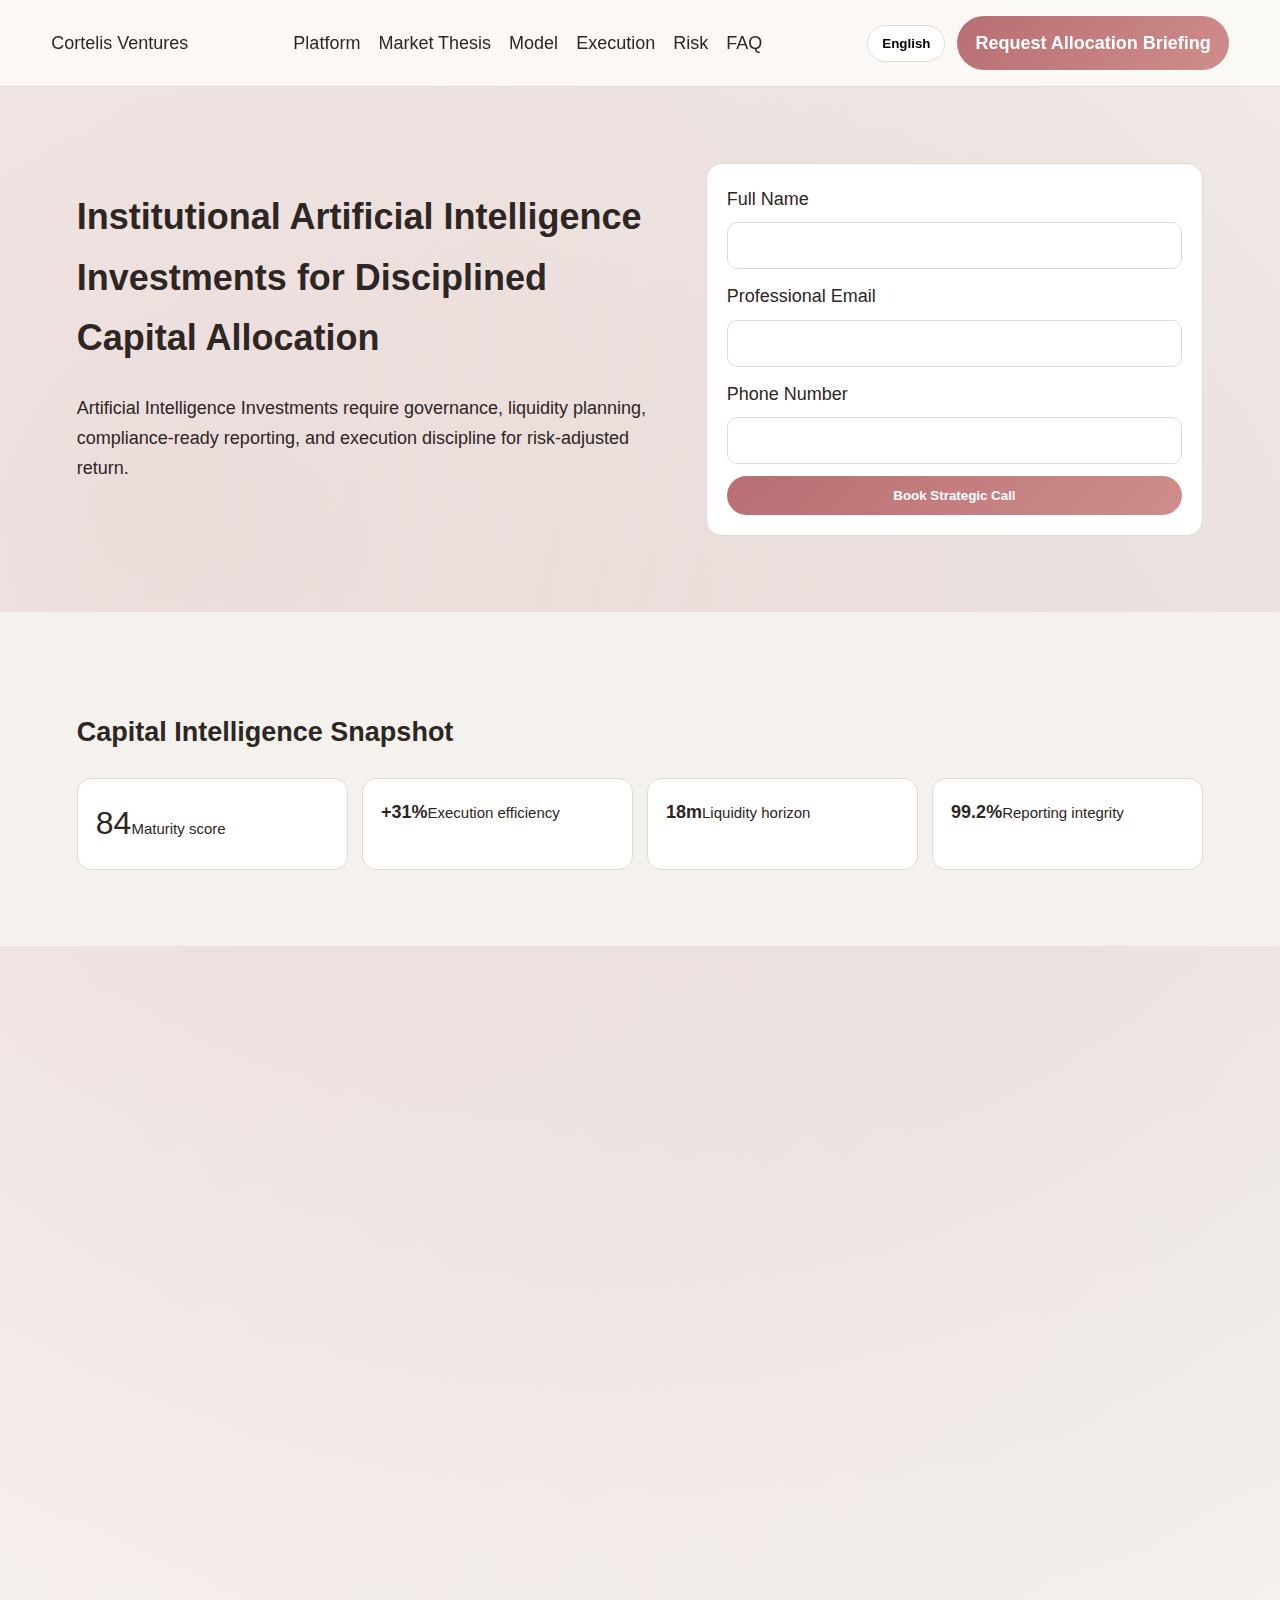
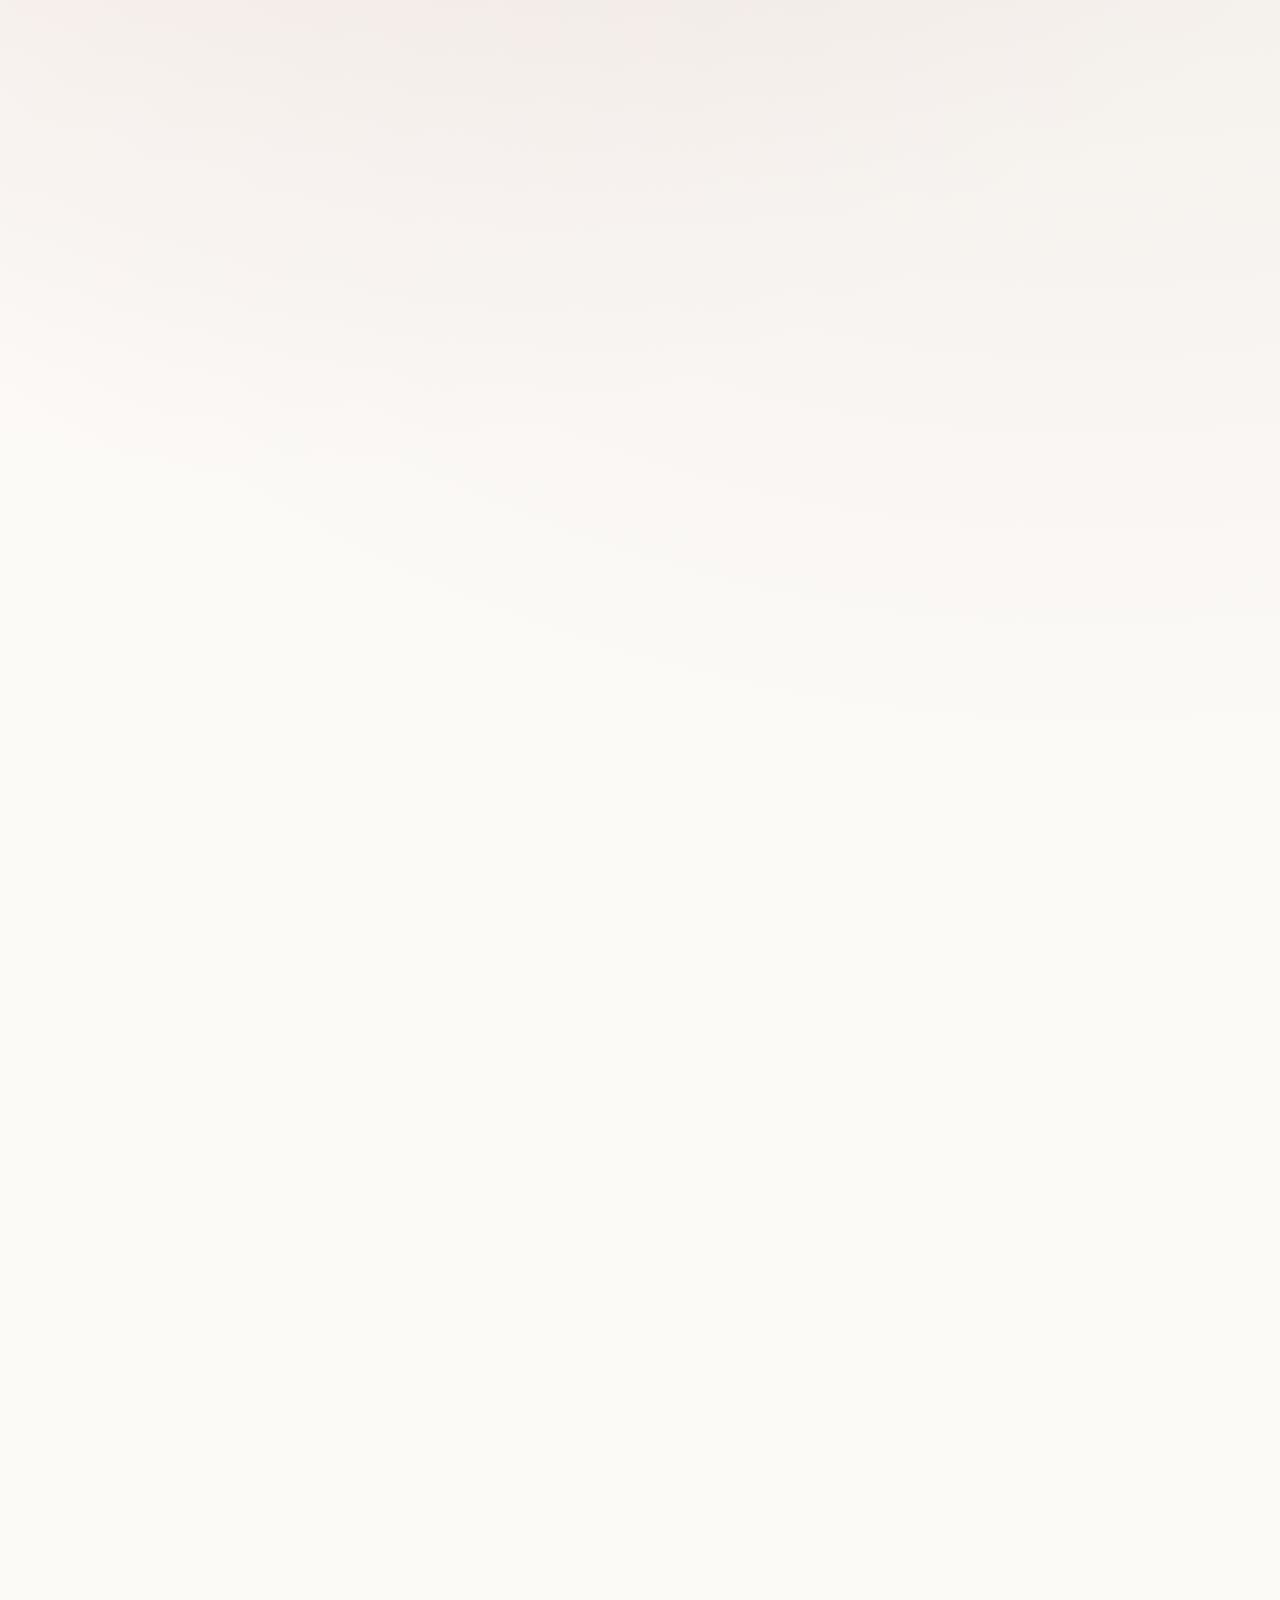
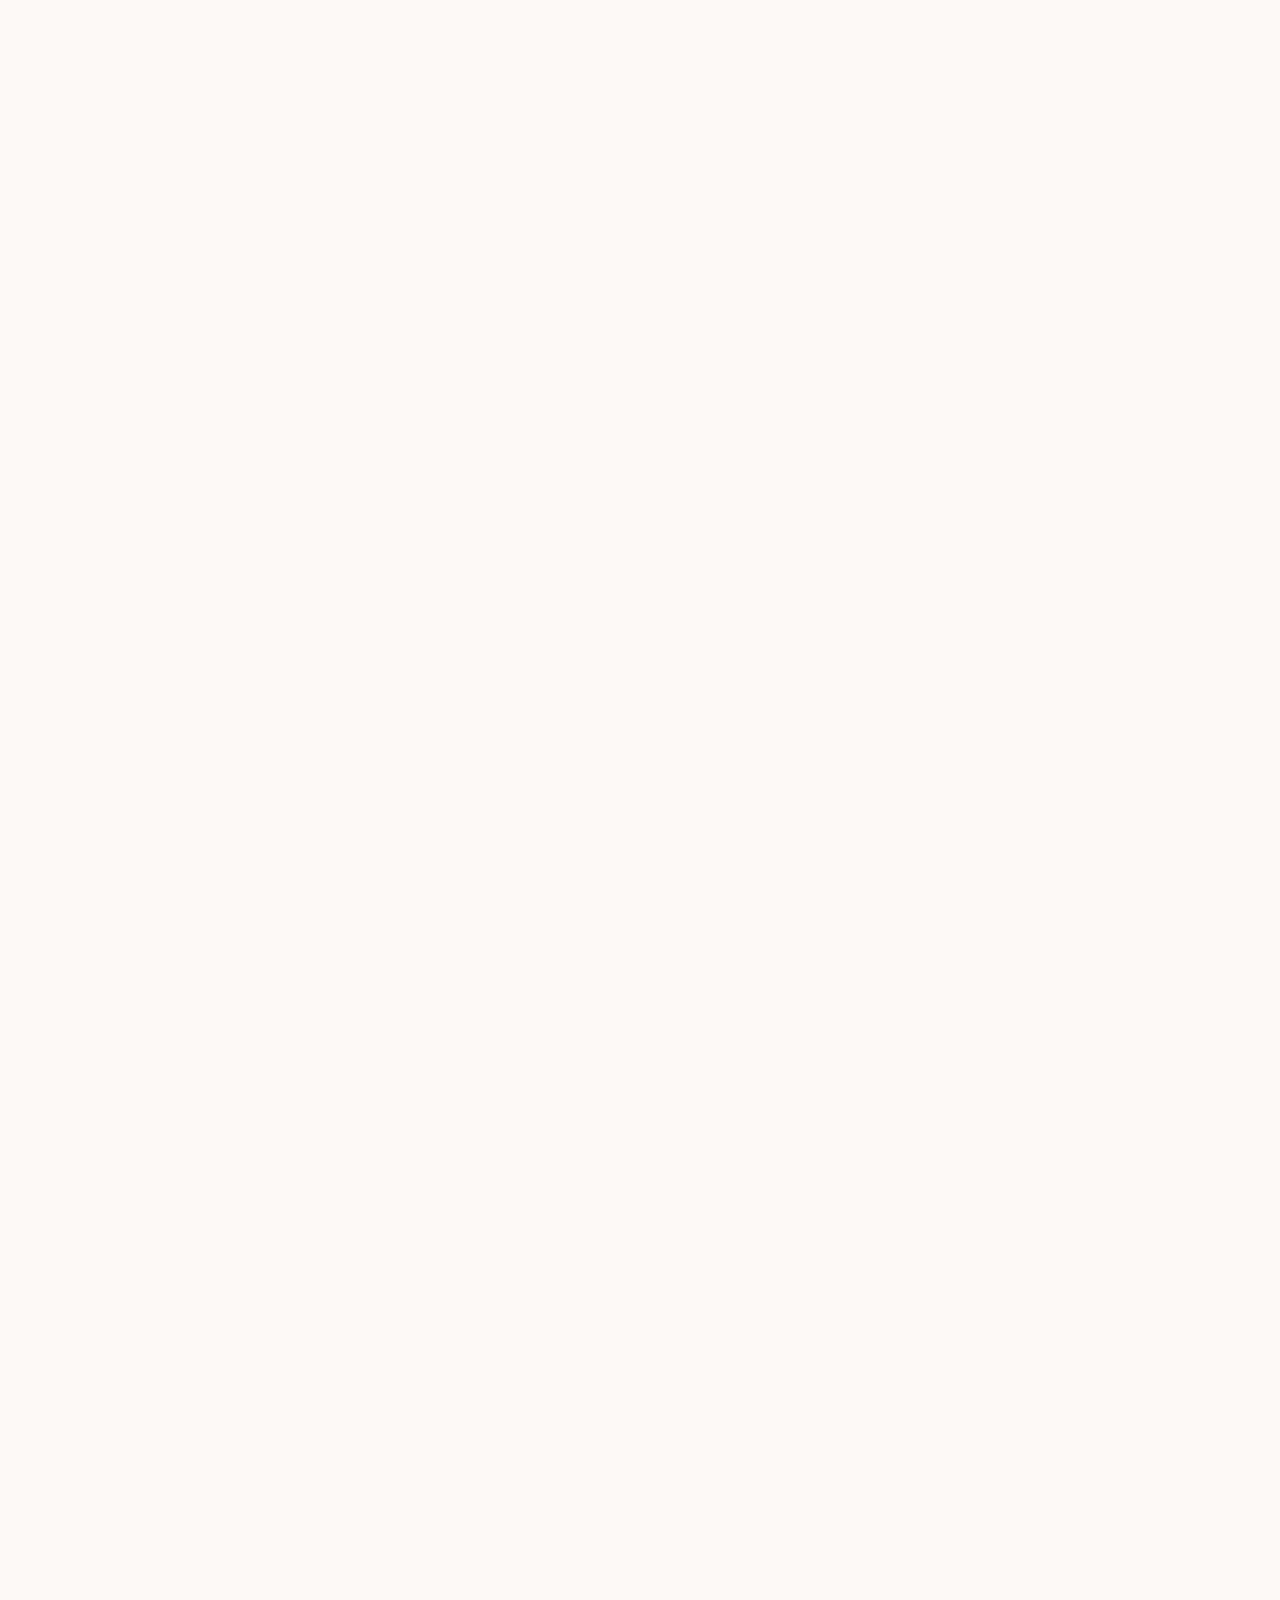
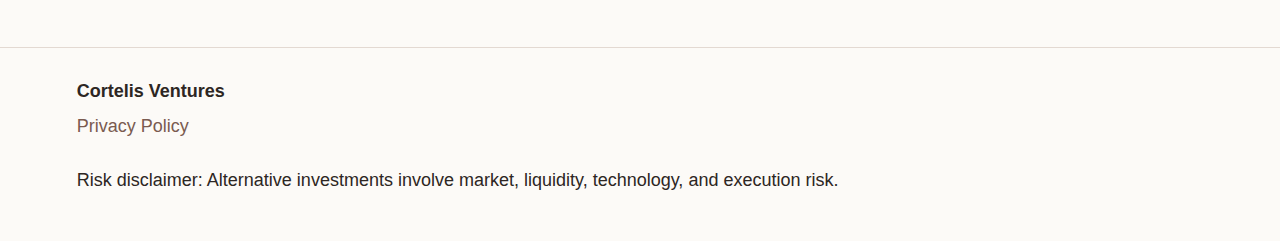
<file: index.html>
<!doctype html><html lang="en"><head><meta charset="UTF-8"><meta name="viewport" content="width=device-width, initial-scale=1.0"><title>Cortelis Ventures | Institutional Artificial Intelligence Investments</title><meta name="description" content="Cortelis Ventures | Institutional Artificial Intelligence Investments"><link rel="canonical" href="https://cortelisventures.com/index.html"><link rel="stylesheet" href="assets/style.css"><script defer src="assets/app.js"></script></head><body><header class="site-header"><div class="brand">Cortelis Ventures</div><nav class="desktop-nav"><a href="#platform">Platform</a><a href="#market">Market Thesis</a><a href="#model">Model</a><a href="#process">Execution</a><a href="#risk">Risk</a><a href="#faq">FAQ</a></nav><div class="header-actions"><div class="lang-wrap"><button class="lang-toggle" aria-expanded="false">English</button><div class="lang-menu"><a href="index.html"><span class="flag-svg"><svg viewBox="0 0 60 40"><rect width="60" height="40" fill="#012169"/><path d="M30 0v40M0 20h60" stroke="#fff" stroke-width="10"/><path d="M30 0v40M0 20h60" stroke="#c8102e" stroke-width="6"/></svg></span>English</a>
<a href="de/index.html"><span class="flag-svg"><svg viewBox="0 0 60 40"><rect width="60" height="13.33"/><rect y="13.33" width="60" height="13.33" fill="#d00"/><rect y="26.66" width="60" height="13.34" fill="#fc0"/></svg></span>Deutsch</a>
<a href="fr/index.html"><span class="flag-svg"><svg viewBox="0 0 60 40"><rect width="20" height="40" fill="#05a"/><rect x="20" width="20" height="40" fill="#fff"/><rect x="40" width="20" height="40" fill="#f44"/></svg></span>Français</a>
<a href="es/index.html"><span class="flag-svg"><svg viewBox="0 0 60 40"><rect width="60" height="40" fill="#aa151b"/><rect y="10" width="60" height="20" fill="#f1bf00"/></svg></span>Español</a>
<a href="it/index.html"><span class="flag-svg"><svg viewBox="0 0 60 40"><rect width="20" height="40" fill="#009246"/><rect x="20" width="20" height="40" fill="#fff"/><rect x="40" width="20" height="40" fill="#ce2b37"/></svg></span>Italiano</a>
<a href="tr/index.html"><span class="flag-svg"><svg viewBox="0 0 60 40"><rect width="60" height="40" fill="#e30a17"/><circle cx="24" cy="20" r="9" fill="#fff"/><circle cx="27" cy="20" r="7" fill="#e30a17"/></svg></span>Türkçe</a>
<a href="pt/index.html"><span class="flag-svg"><svg viewBox="0 0 60 40"><rect width="24" height="40" fill="#060"/><rect x="24" width="36" height="40" fill="#f00"/></svg></span>Português</a>
<a href="jp/index.html"><span class="flag-svg"><svg viewBox="0 0 60 40"><rect width="60" height="40" fill="#fff"/><circle cx="30" cy="20" r="10" fill="#bc002d"/></svg></span>日本語</a>
<a href="sk/index.html"><span class="flag-svg"><svg viewBox="0 0 60 40"><rect width="60" height="13.33" fill="#fff"/><rect y="13.33" width="60" height="13.33" fill="#0b4ea2"/><rect y="26.66" width="60" height="13.34" fill="#ee1c25"/></svg></span>Slovenčina</a>
<a href="be/index.html"><span class="flag-svg"><svg viewBox="0 0 60 40"><rect width="20" height="40" fill="#000"/><rect x="20" width="20" height="40" fill="#fd0"/><rect x="40" width="20" height="40" fill="#ef3340"/></svg></span>Nederlands</a></div></div><a class="btn" href="#lead-final">Request Allocation Briefing</a><button class="burger" aria-label="Menu" aria-expanded="false">☰</button></div></header><div class="mobile-drawer" aria-hidden="true"><button class="drawer-close" aria-label="Close">×</button><nav><a href="#platform">Platform</a><a href="#market">Market Thesis</a><a href="#model">Model</a><a href="#process">Execution</a><a href="#risk">Risk</a><a href="#faq">FAQ</a></nav><div class="lang-wrap"><button class="lang-toggle" aria-expanded="false">English</button><div class="lang-menu"><a href="index.html"><span class="flag-svg"><svg viewBox="0 0 60 40"><rect width="60" height="40" fill="#012169"/><path d="M30 0v40M0 20h60" stroke="#fff" stroke-width="10"/><path d="M30 0v40M0 20h60" stroke="#c8102e" stroke-width="6"/></svg></span>English</a>
<a href="de/index.html"><span class="flag-svg"><svg viewBox="0 0 60 40"><rect width="60" height="13.33"/><rect y="13.33" width="60" height="13.33" fill="#d00"/><rect y="26.66" width="60" height="13.34" fill="#fc0"/></svg></span>Deutsch</a>
<a href="fr/index.html"><span class="flag-svg"><svg viewBox="0 0 60 40"><rect width="20" height="40" fill="#05a"/><rect x="20" width="20" height="40" fill="#fff"/><rect x="40" width="20" height="40" fill="#f44"/></svg></span>Français</a>
<a href="es/index.html"><span class="flag-svg"><svg viewBox="0 0 60 40"><rect width="60" height="40" fill="#aa151b"/><rect y="10" width="60" height="20" fill="#f1bf00"/></svg></span>Español</a>
<a href="it/index.html"><span class="flag-svg"><svg viewBox="0 0 60 40"><rect width="20" height="40" fill="#009246"/><rect x="20" width="20" height="40" fill="#fff"/><rect x="40" width="20" height="40" fill="#ce2b37"/></svg></span>Italiano</a>
<a href="tr/index.html"><span class="flag-svg"><svg viewBox="0 0 60 40"><rect width="60" height="40" fill="#e30a17"/><circle cx="24" cy="20" r="9" fill="#fff"/><circle cx="27" cy="20" r="7" fill="#e30a17"/></svg></span>Türkçe</a>
<a href="pt/index.html"><span class="flag-svg"><svg viewBox="0 0 60 40"><rect width="24" height="40" fill="#060"/><rect x="24" width="36" height="40" fill="#f00"/></svg></span>Português</a>
<a href="jp/index.html"><span class="flag-svg"><svg viewBox="0 0 60 40"><rect width="60" height="40" fill="#fff"/><circle cx="30" cy="20" r="10" fill="#bc002d"/></svg></span>日本語</a>
<a href="sk/index.html"><span class="flag-svg"><svg viewBox="0 0 60 40"><rect width="60" height="13.33" fill="#fff"/><rect y="13.33" width="60" height="13.33" fill="#0b4ea2"/><rect y="26.66" width="60" height="13.34" fill="#ee1c25"/></svg></span>Slovenčina</a>
<a href="be/index.html"><span class="flag-svg"><svg viewBox="0 0 60 40"><rect width="20" height="40" fill="#000"/><rect x="20" width="20" height="40" fill="#fd0"/><rect x="40" width="20" height="40" fill="#ef3340"/></svg></span>Nederlands</a></div></div><a class="btn" href="#lead-final">Request Allocation Briefing</a></div><main><section class="hero reveal" id="platform"><div><h1>Institutional Artificial Intelligence Investments for Disciplined Capital Allocation</h1><p>Artificial Intelligence Investments require governance, liquidity planning, compliance-ready reporting, and execution discipline for risk-adjusted return.</p></div><form class="lead-form"><label>Full Name<input required></label><label>Professional Email<input type="email" required></label><label>Phone Number<input required></label><button class="btn" type="submit">Book Strategic Call</button></form></section><section class="kpi-strip reveal"><h2>Capital Intelligence Snapshot</h2><div class="kpi-panel"><div><span>84</span><small>Maturity score</small></div><div><strong>+31%</strong><small>Execution efficiency</small></div><div><strong>18m</strong><small>Liquidity horizon</small></div><div><strong>99.2%</strong><small>Reporting integrity</small></div></div></section><section class="market reveal alt" id="market"><div><h2>Why the AI Allocation Window Matters Now</h2><h3>Artificial Intelligence Investments: structural demand and constrained supply</h3><p>Context, comparison, interpretation, and investor implication are integrated into every allocation narrative.</p></div><div class="dual-chart"><div class="bar market-bar"><span>Market 1.0x</span></div><div class="bar us-bar"><span>Cortelis 1.7x</span></div></div></section><section class="model reveal" id="model"><h2>Allocation Model by Capital Layer</h2><div class="stacked"><span style="width:30%">Core</span><span style="width:25%">Growth</span><span style="width:20%">Applied</span><span style="width:15%">Infrastructure</span><span style="width:10%">Buffer</span></div></section><section class="process reveal alt" id="process"><h2>Execution Timeline With Quantified Deliverables</h2><ol class="timeline"><li><strong>30d</strong><p>Mandate calibration</p></li><li><strong>60d</strong><p>Pipeline qualification</p></li><li><strong>90d</strong><p>Committee package</p></li><li><strong>120d</strong><p>Reporting loop</p></li></ol></section><section class="metrics reveal"><div><h2>Operational Quality Indicators</h2><p>Ring indicators benchmark governance, liquidity, and compliance thresholds.</p></div><div class="rings"><div class="ring" style="--pct:82"><span>82%</span><small>Governance</small></div><div class="ring" style="--pct:88"><span>88%</span><small>Liquidity</small></div><div class="ring" style="--pct:91"><span>91%</span><small>Compliance</small></div></div></section><section class="insights reveal alt" id="insights"><h2>Value Driver Waterfall</h2><div class="waterfall"><div><b>+12</b><small>Data advantage</small></div><div><b>+9</b><small>Execution speed</small></div><div><b>+7</b><small>Governance lift</small></div><div><b>-4</b><small>Market friction</small></div><div class="total"><b>+24</b><small>Net alpha basis</small></div></div></section><section class="risk reveal dark" id="risk"><h2>Risk Matrix and Mitigation Commitments</h2><div class="risk-matrix"><span>Low impact/Low probability</span><span>High impact/Low probability</span><span>Low impact/High probability</span><span>High impact/High probability</span></div></section><section class="reviews reveal"><h2>Investor Reviews</h2><div class="review-grid"><article class="review-card"><div class="review-head"><span class="avatar">AR</span><strong>Aline Rousseau</strong><span class="verified">VERIFIED</span></div><p class="review-meta">Chief Investment Officer · Paris</p><p>Execution governance improved committee confidence.</p></article><article class="review-card"><div class="review-head"><span class="avatar">LM</span><strong>Lukas Meyer</strong><span class="verified">VERIFIED</span></div><p class="review-meta">Portfolio Director · Zürich</p><p>Reporting cadence reduced operational blind spots.</p></article><article class="review-card"><div class="review-head"><span class="avatar">SN</span><strong>Sofia Navarro</strong><span class="verified">VERIFIED</span></div><p class="review-meta">Head of Alternatives · Madrid</p><p>Scenario transparency improved mandate fit decisions.</p></article><article class="review-card"><div class="review-head"><span class="avatar">DK</span><strong>David Klein</strong><span class="verified">VERIFIED</span></div><p class="review-meta">Institutional Advisor · London</p><p>Strong balance between technical depth and board communication.</p></article></div></section><section class="faq reveal alt" id="faq"><h2>Frequently Asked Questions</h2><div class="faq-item"><button class="faq-q" aria-expanded="false">How do you evaluate mandate fit?</button><div class="faq-a"><p>Through quantitative thresholds and governance checkpoints.</p></div></div><div class="faq-item"><button class="faq-q" aria-expanded="false">What reporting cadence is provided?</button><div class="faq-a"><p>Monthly executive summaries and quarterly deep reporting.</p></div></div><div class="faq-item"><button class="faq-q" aria-expanded="false">How is liquidity modeled?</button><div class="faq-a"><p>By sleeve, scenario stress, and redemption capacity.</p></div></div><div class="faq-item"><button class="faq-q" aria-expanded="false">How do you govern model risk?</button><div class="faq-a"><p>Independent validation and adverse scenario testing.</p></div></div><div class="faq-item"><button class="faq-q" aria-expanded="false">What compliance documentation is included?</button><div class="faq-a"><p>Due diligence packs and policy mapping artefacts.</p></div></div><div class="faq-item"><button class="faq-q" aria-expanded="false">How quickly can capital be deployed?</button><div class="faq-a"><p>Deployment begins after governance approval milestones.</p></div></div><div class="faq-item"><button class="faq-q" aria-expanded="false">How do downside scenarios affect allocation?</button><div class="faq-a"><p>Risk bands trigger rebalancing and liquidity protection.</p></div></div></section><section class="final-cta reveal" id="lead-final"><div><h2>Position Your Mandate for the Next AI Cycle</h2><p>Cortelis Ventures | Institutional Artificial Intelligence Investments</p></div><form class="lead-form"><label>Full Name<input required></label><label>Professional Email<input type="email" required></label><label>Phone Number<input required></label><button class="btn" type="submit">Book Strategic Call</button></form></section></main><footer><strong>Cortelis Ventures</strong><button class="privacy-link">Privacy Policy</button><p>Risk disclaimer: Alternative investments involve market, liquidity, technology, and execution risk.</p></footer><div class="modal" aria-hidden="true"><div class="modal-box" role="dialog" aria-modal="true"><button class="modal-x" aria-label="X">×</button><h2>Privacy Policy</h2><div class="modal-scroll"><h3>Introduction</h3><p>Institutional privacy framework overview.</p><h3>Data collection</h3><p>Only essential lead data is processed.</p><h3>Legal basis</h3><p>Consent and legitimate interest apply.</p><h3>Cookies</h3><p>Essential and analytics cookies are used.</p><h3>Retention</h3><p>Records follow compliance retention schedules.</p><h3>Third-party sharing</h3><p>Sharing is restricted to contracted processors.</p><h3>Security</h3><p>Encryption, access control, and logging.</p><h3>User rights</h3><p>Access, correction, and deletion rights are supported.</p><h3>International transfers</h3><p>Contractual safeguards protect transfers.</p><h3>Industry risk disclosure</h3><p>AI investments include market and model risk.</p><h3>Contact</h3><p>privacy@cortelisventures.com</p></div><div class="modal-foot"><button class="modal-close">Close</button></div></div></div><script type="application/ld+json">{"@context":"https://schema.org","@type":"Organization","name":"Cortelis Ventures","url":"https://cortelisventures.com/index.html"}</script></body></html>
</file>
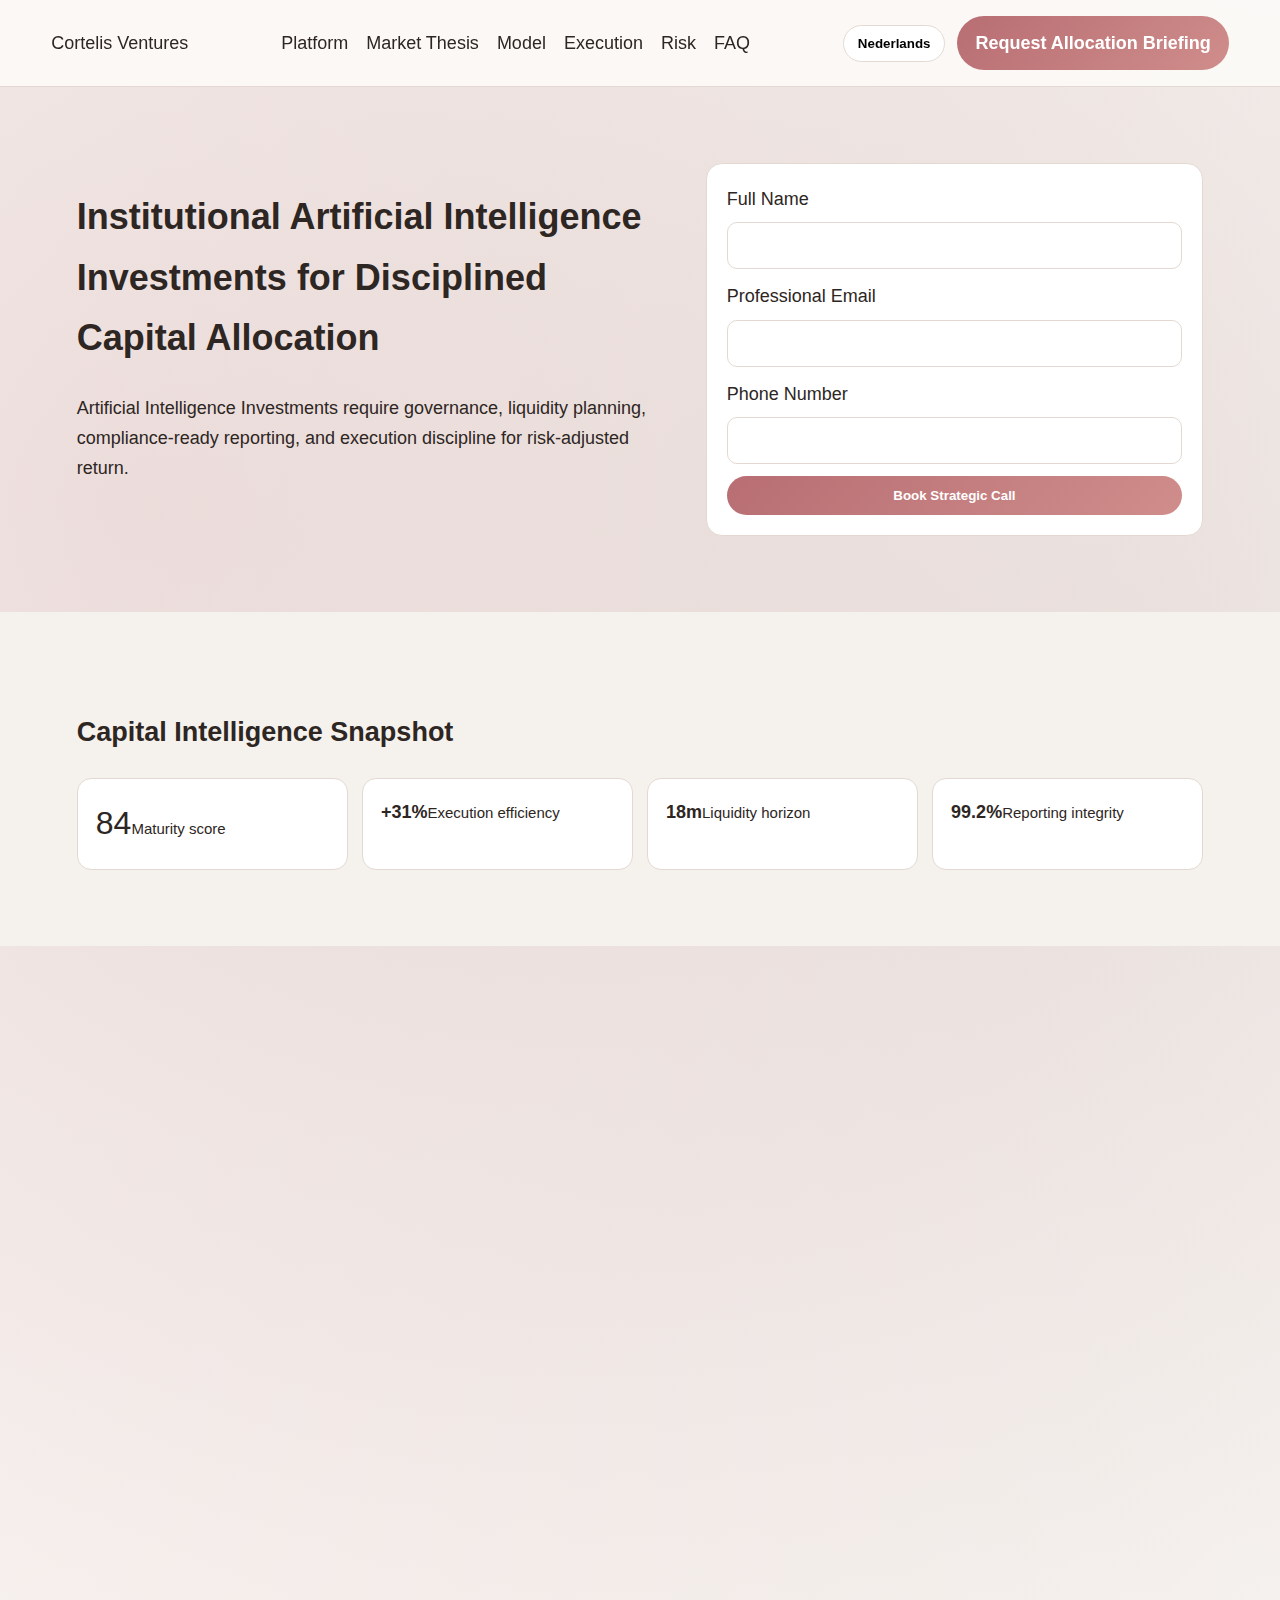
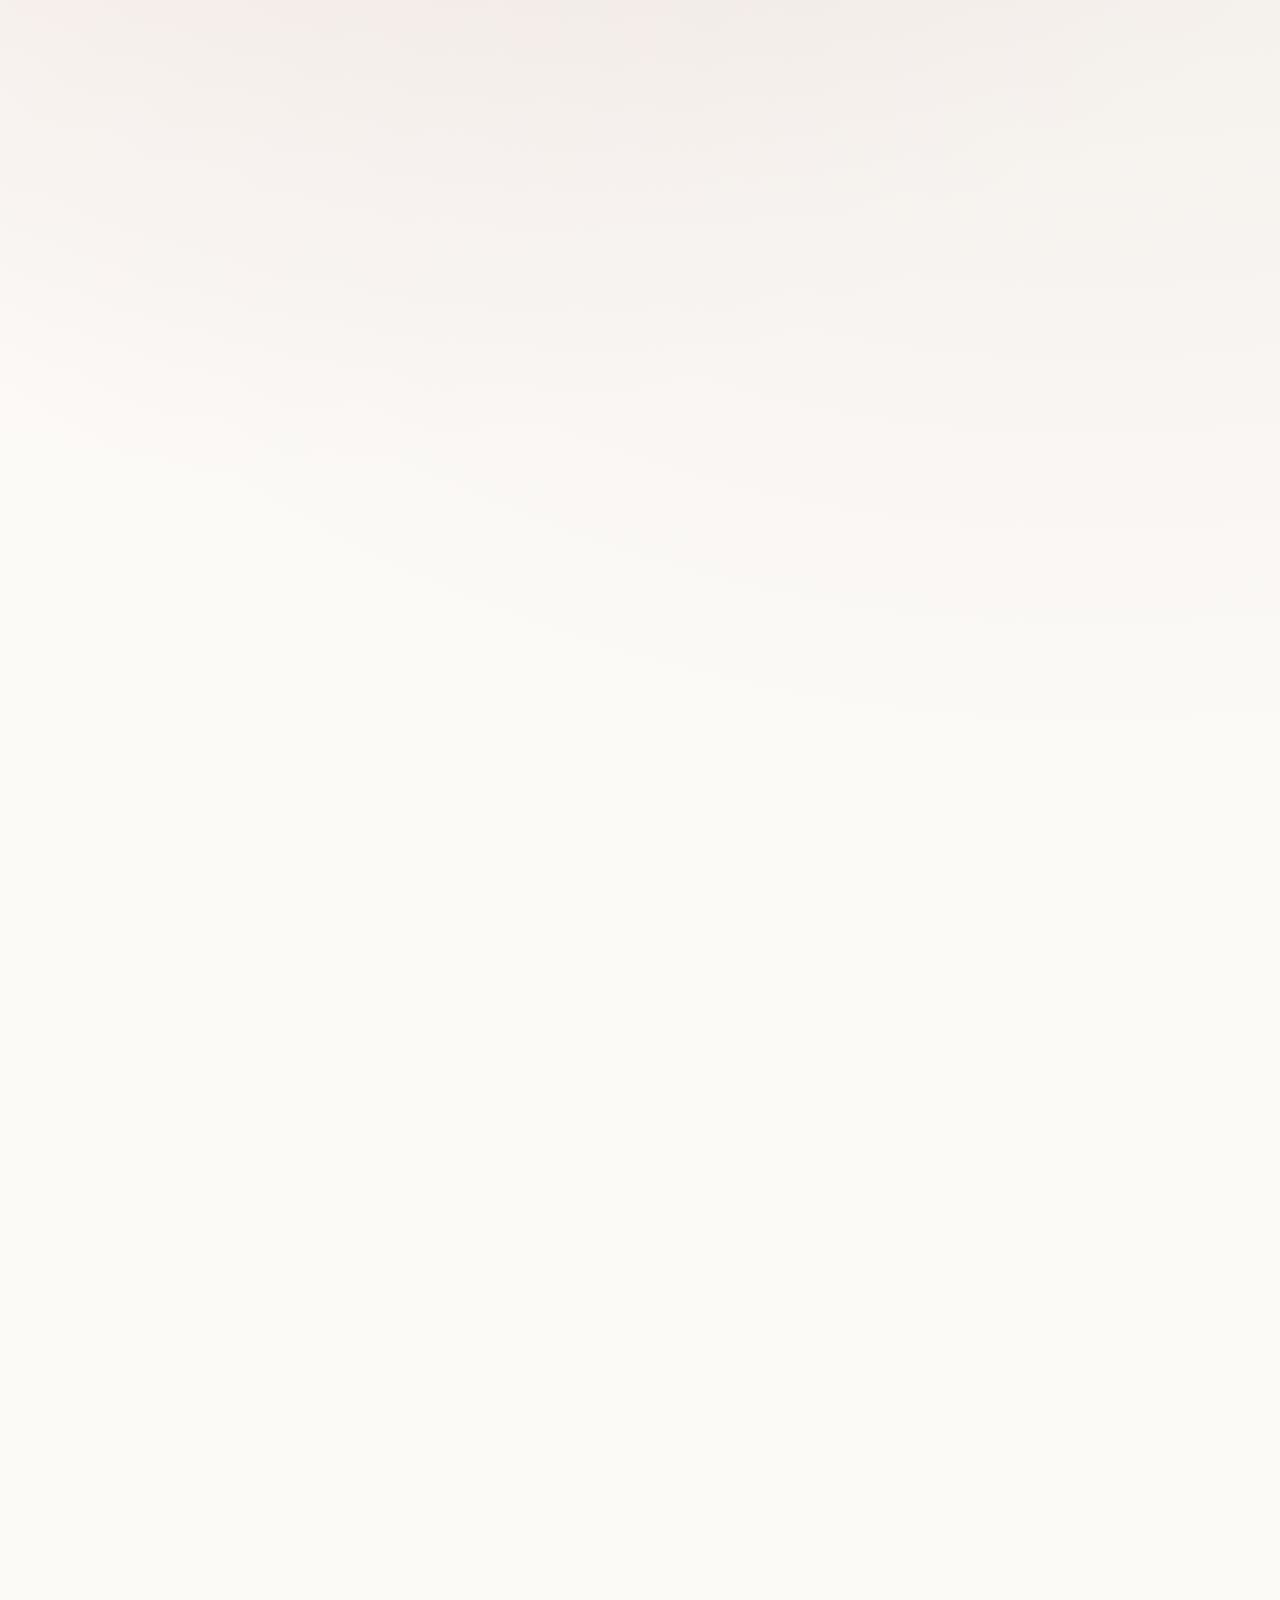
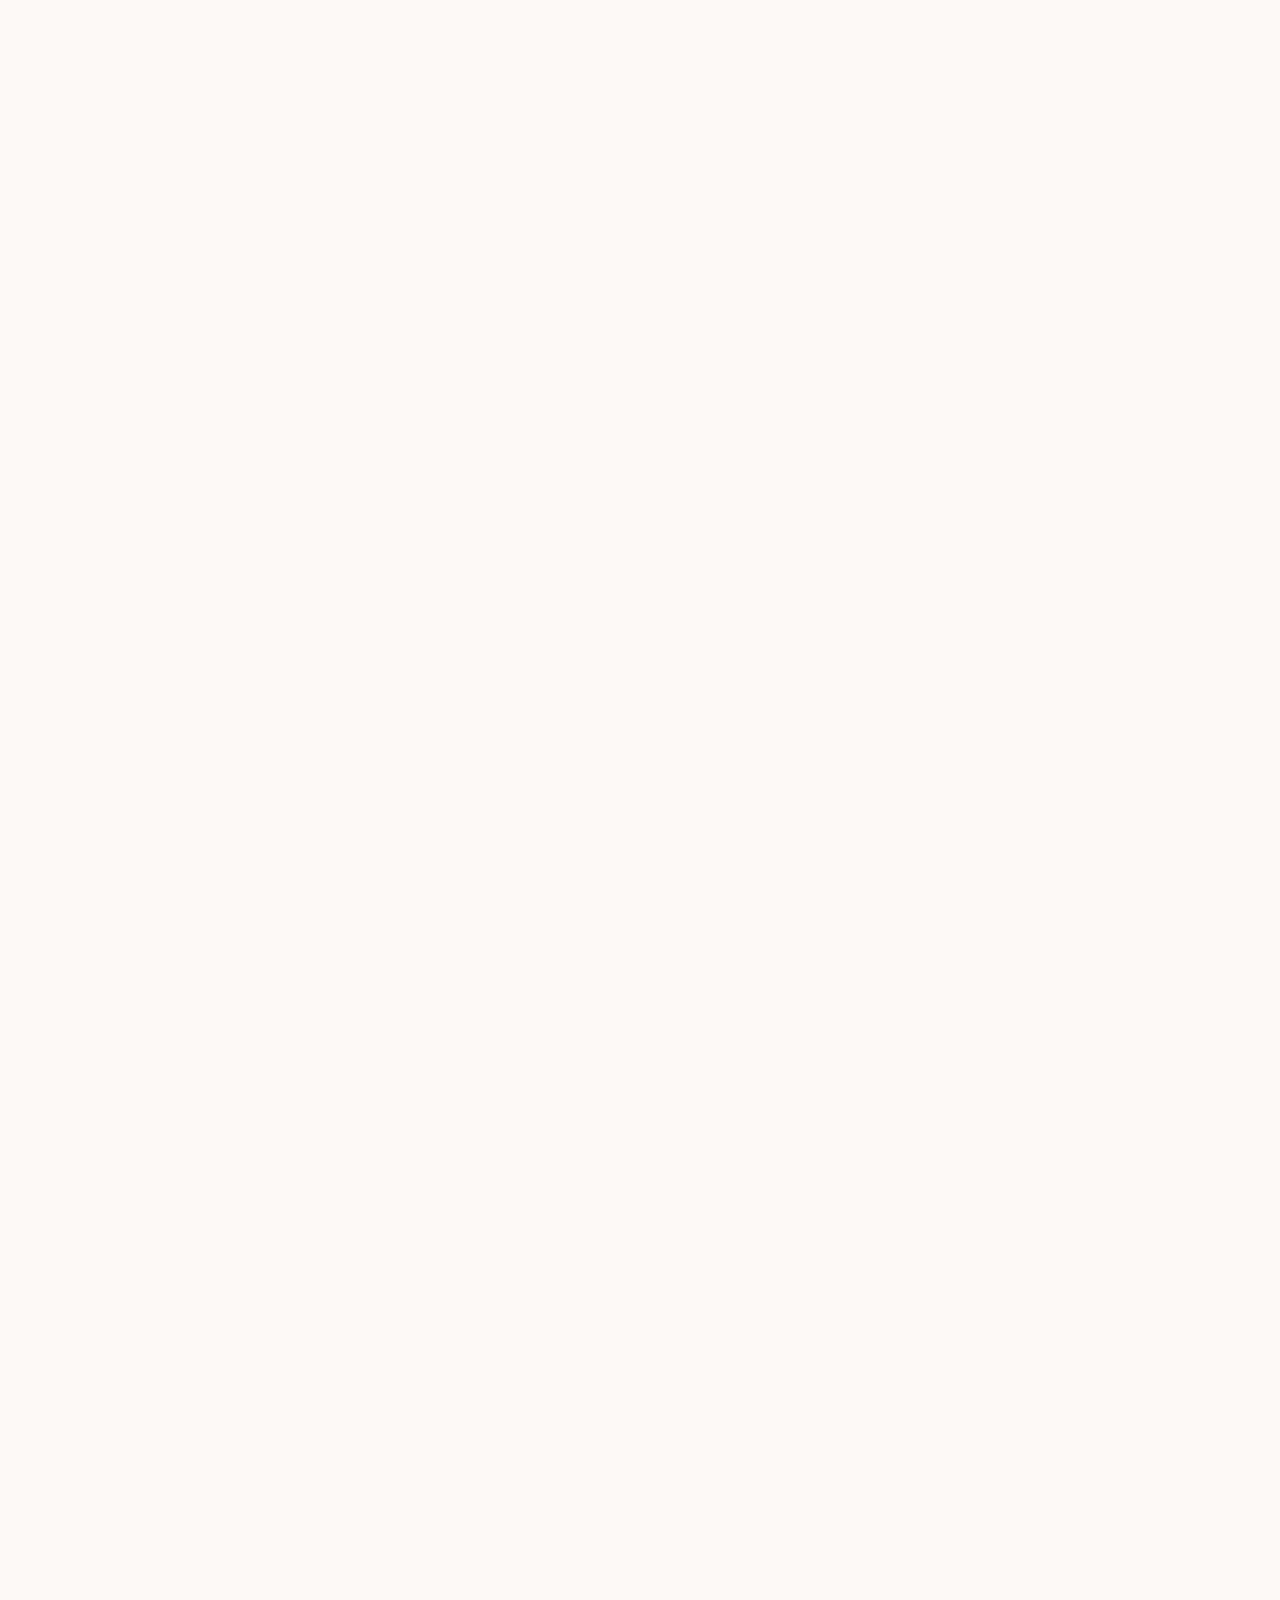
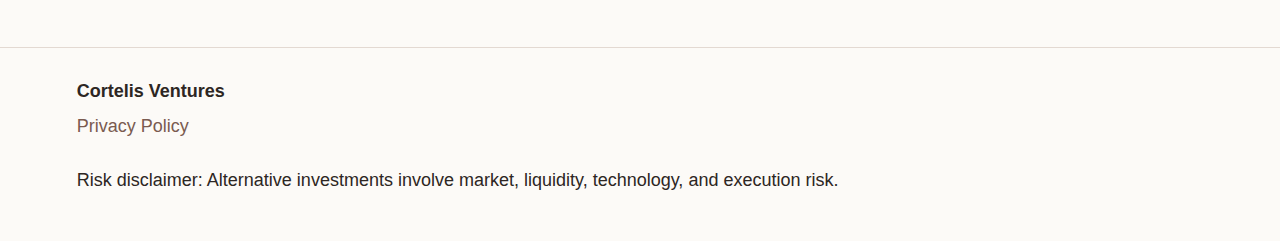
<file: be/index.html>
<!doctype html><html lang="be"><head><meta charset="UTF-8"><meta name="viewport" content="width=device-width, initial-scale=1.0"><title>Cortelis Ventures | Institutionele AI-investeringen</title><meta name="description" content="Cortelis Ventures | Institutionele AI-investeringen"><link rel="canonical" href="https://cortelisventures.com/be/index.html"><link rel="stylesheet" href="../assets/style.css"><script defer src="../assets/app.js"></script></head><body><header class="site-header"><div class="brand">Cortelis Ventures</div><nav class="desktop-nav"><a href="#platform">Platform</a><a href="#market">Market Thesis</a><a href="#model">Model</a><a href="#process">Execution</a><a href="#risk">Risk</a><a href="#faq">FAQ</a></nav><div class="header-actions"><div class="lang-wrap"><button class="lang-toggle" aria-expanded="false">Nederlands</button><div class="lang-menu"><a href="index.html"><span class="flag-svg"><svg viewBox="0 0 60 40"><rect width="60" height="40" fill="#012169"/><path d="M30 0v40M0 20h60" stroke="#fff" stroke-width="10"/><path d="M30 0v40M0 20h60" stroke="#c8102e" stroke-width="6"/></svg></span>English</a>
<a href="de/index.html"><span class="flag-svg"><svg viewBox="0 0 60 40"><rect width="60" height="13.33"/><rect y="13.33" width="60" height="13.33" fill="#d00"/><rect y="26.66" width="60" height="13.34" fill="#fc0"/></svg></span>Deutsch</a>
<a href="fr/index.html"><span class="flag-svg"><svg viewBox="0 0 60 40"><rect width="20" height="40" fill="#05a"/><rect x="20" width="20" height="40" fill="#fff"/><rect x="40" width="20" height="40" fill="#f44"/></svg></span>Français</a>
<a href="es/index.html"><span class="flag-svg"><svg viewBox="0 0 60 40"><rect width="60" height="40" fill="#aa151b"/><rect y="10" width="60" height="20" fill="#f1bf00"/></svg></span>Español</a>
<a href="it/index.html"><span class="flag-svg"><svg viewBox="0 0 60 40"><rect width="20" height="40" fill="#009246"/><rect x="20" width="20" height="40" fill="#fff"/><rect x="40" width="20" height="40" fill="#ce2b37"/></svg></span>Italiano</a>
<a href="tr/index.html"><span class="flag-svg"><svg viewBox="0 0 60 40"><rect width="60" height="40" fill="#e30a17"/><circle cx="24" cy="20" r="9" fill="#fff"/><circle cx="27" cy="20" r="7" fill="#e30a17"/></svg></span>Türkçe</a>
<a href="pt/index.html"><span class="flag-svg"><svg viewBox="0 0 60 40"><rect width="24" height="40" fill="#060"/><rect x="24" width="36" height="40" fill="#f00"/></svg></span>Português</a>
<a href="jp/index.html"><span class="flag-svg"><svg viewBox="0 0 60 40"><rect width="60" height="40" fill="#fff"/><circle cx="30" cy="20" r="10" fill="#bc002d"/></svg></span>日本語</a>
<a href="sk/index.html"><span class="flag-svg"><svg viewBox="0 0 60 40"><rect width="60" height="13.33" fill="#fff"/><rect y="13.33" width="60" height="13.33" fill="#0b4ea2"/><rect y="26.66" width="60" height="13.34" fill="#ee1c25"/></svg></span>Slovenčina</a>
<a href="be/index.html"><span class="flag-svg"><svg viewBox="0 0 60 40"><rect width="20" height="40" fill="#000"/><rect x="20" width="20" height="40" fill="#fd0"/><rect x="40" width="20" height="40" fill="#ef3340"/></svg></span>Nederlands</a></div></div><a class="btn" href="#lead-final">Request Allocation Briefing</a><button class="burger" aria-label="Menu" aria-expanded="false">☰</button></div></header><div class="mobile-drawer" aria-hidden="true"><button class="drawer-close" aria-label="Close">×</button><nav><a href="#platform">Platform</a><a href="#market">Market Thesis</a><a href="#model">Model</a><a href="#process">Execution</a><a href="#risk">Risk</a><a href="#faq">FAQ</a></nav><div class="lang-wrap"><button class="lang-toggle" aria-expanded="false">Nederlands</button><div class="lang-menu"><a href="index.html"><span class="flag-svg"><svg viewBox="0 0 60 40"><rect width="60" height="40" fill="#012169"/><path d="M30 0v40M0 20h60" stroke="#fff" stroke-width="10"/><path d="M30 0v40M0 20h60" stroke="#c8102e" stroke-width="6"/></svg></span>English</a>
<a href="de/index.html"><span class="flag-svg"><svg viewBox="0 0 60 40"><rect width="60" height="13.33"/><rect y="13.33" width="60" height="13.33" fill="#d00"/><rect y="26.66" width="60" height="13.34" fill="#fc0"/></svg></span>Deutsch</a>
<a href="fr/index.html"><span class="flag-svg"><svg viewBox="0 0 60 40"><rect width="20" height="40" fill="#05a"/><rect x="20" width="20" height="40" fill="#fff"/><rect x="40" width="20" height="40" fill="#f44"/></svg></span>Français</a>
<a href="es/index.html"><span class="flag-svg"><svg viewBox="0 0 60 40"><rect width="60" height="40" fill="#aa151b"/><rect y="10" width="60" height="20" fill="#f1bf00"/></svg></span>Español</a>
<a href="it/index.html"><span class="flag-svg"><svg viewBox="0 0 60 40"><rect width="20" height="40" fill="#009246"/><rect x="20" width="20" height="40" fill="#fff"/><rect x="40" width="20" height="40" fill="#ce2b37"/></svg></span>Italiano</a>
<a href="tr/index.html"><span class="flag-svg"><svg viewBox="0 0 60 40"><rect width="60" height="40" fill="#e30a17"/><circle cx="24" cy="20" r="9" fill="#fff"/><circle cx="27" cy="20" r="7" fill="#e30a17"/></svg></span>Türkçe</a>
<a href="pt/index.html"><span class="flag-svg"><svg viewBox="0 0 60 40"><rect width="24" height="40" fill="#060"/><rect x="24" width="36" height="40" fill="#f00"/></svg></span>Português</a>
<a href="jp/index.html"><span class="flag-svg"><svg viewBox="0 0 60 40"><rect width="60" height="40" fill="#fff"/><circle cx="30" cy="20" r="10" fill="#bc002d"/></svg></span>日本語</a>
<a href="sk/index.html"><span class="flag-svg"><svg viewBox="0 0 60 40"><rect width="60" height="13.33" fill="#fff"/><rect y="13.33" width="60" height="13.33" fill="#0b4ea2"/><rect y="26.66" width="60" height="13.34" fill="#ee1c25"/></svg></span>Slovenčina</a>
<a href="be/index.html"><span class="flag-svg"><svg viewBox="0 0 60 40"><rect width="20" height="40" fill="#000"/><rect x="20" width="20" height="40" fill="#fd0"/><rect x="40" width="20" height="40" fill="#ef3340"/></svg></span>Nederlands</a></div></div><a class="btn" href="#lead-final">Request Allocation Briefing</a></div><main><section class="hero reveal" id="platform"><div><h1>Institutional Artificial Intelligence Investments for Disciplined Capital Allocation</h1><p>Artificial Intelligence Investments require governance, liquidity planning, compliance-ready reporting, and execution discipline for risk-adjusted return.</p></div><form class="lead-form"><label>Full Name<input required></label><label>Professional Email<input type="email" required></label><label>Phone Number<input required></label><button class="btn" type="submit">Book Strategic Call</button></form></section><section class="kpi-strip reveal"><h2>Capital Intelligence Snapshot</h2><div class="kpi-panel"><div><span>84</span><small>Maturity score</small></div><div><strong>+31%</strong><small>Execution efficiency</small></div><div><strong>18m</strong><small>Liquidity horizon</small></div><div><strong>99.2%</strong><small>Reporting integrity</small></div></div></section><section class="market reveal alt" id="market"><div><h2>Why the AI Allocation Window Matters Now</h2><h3>Artificial Intelligence Investments: structural demand and constrained supply</h3><p>Context, comparison, interpretation, and investor implication are integrated into every allocation narrative.</p></div><div class="dual-chart"><div class="bar market-bar"><span>Market 1.0x</span></div><div class="bar us-bar"><span>Cortelis 1.7x</span></div></div></section><section class="model reveal" id="model"><h2>Allocation Model by Capital Layer</h2><div class="stacked"><span style="width:30%">Core</span><span style="width:25%">Growth</span><span style="width:20%">Applied</span><span style="width:15%">Infrastructure</span><span style="width:10%">Buffer</span></div></section><section class="process reveal alt" id="process"><h2>Execution Timeline With Quantified Deliverables</h2><ol class="timeline"><li><strong>30d</strong><p>Mandate calibration</p></li><li><strong>60d</strong><p>Pipeline qualification</p></li><li><strong>90d</strong><p>Committee package</p></li><li><strong>120d</strong><p>Reporting loop</p></li></ol></section><section class="metrics reveal"><div><h2>Operational Quality Indicators</h2><p>Ring indicators benchmark governance, liquidity, and compliance thresholds.</p></div><div class="rings"><div class="ring" style="--pct:82"><span>82%</span><small>Governance</small></div><div class="ring" style="--pct:88"><span>88%</span><small>Liquidity</small></div><div class="ring" style="--pct:91"><span>91%</span><small>Compliance</small></div></div></section><section class="insights reveal alt" id="insights"><h2>Value Driver Waterfall</h2><div class="waterfall"><div><b>+12</b><small>Data advantage</small></div><div><b>+9</b><small>Execution speed</small></div><div><b>+7</b><small>Governance lift</small></div><div><b>-4</b><small>Market friction</small></div><div class="total"><b>+24</b><small>Net alpha basis</small></div></div></section><section class="risk reveal dark" id="risk"><h2>Risk Matrix and Mitigation Commitments</h2><div class="risk-matrix"><span>Low impact/Low probability</span><span>High impact/Low probability</span><span>Low impact/High probability</span><span>High impact/High probability</span></div></section><section class="reviews reveal"><h2>Investor Reviews</h2><div class="review-grid"><article class="review-card"><div class="review-head"><span class="avatar">AR</span><strong>Aline Rousseau</strong><span class="verified">VERIFIED</span></div><p class="review-meta">Chief Investment Officer · Paris</p><p>Execution governance improved committee confidence.</p></article><article class="review-card"><div class="review-head"><span class="avatar">LM</span><strong>Lukas Meyer</strong><span class="verified">VERIFIED</span></div><p class="review-meta">Portfolio Director · Zürich</p><p>Reporting cadence reduced operational blind spots.</p></article><article class="review-card"><div class="review-head"><span class="avatar">SN</span><strong>Sofia Navarro</strong><span class="verified">VERIFIED</span></div><p class="review-meta">Head of Alternatives · Madrid</p><p>Scenario transparency improved mandate fit decisions.</p></article><article class="review-card"><div class="review-head"><span class="avatar">DK</span><strong>David Klein</strong><span class="verified">VERIFIED</span></div><p class="review-meta">Institutional Advisor · London</p><p>Strong balance between technical depth and board communication.</p></article></div></section><section class="faq reveal alt" id="faq"><h2>Frequently Asked Questions</h2><div class="faq-item"><button class="faq-q" aria-expanded="false">How do you evaluate mandate fit?</button><div class="faq-a"><p>Through quantitative thresholds and governance checkpoints.</p></div></div><div class="faq-item"><button class="faq-q" aria-expanded="false">What reporting cadence is provided?</button><div class="faq-a"><p>Monthly executive summaries and quarterly deep reporting.</p></div></div><div class="faq-item"><button class="faq-q" aria-expanded="false">How is liquidity modeled?</button><div class="faq-a"><p>By sleeve, scenario stress, and redemption capacity.</p></div></div><div class="faq-item"><button class="faq-q" aria-expanded="false">How do you govern model risk?</button><div class="faq-a"><p>Independent validation and adverse scenario testing.</p></div></div><div class="faq-item"><button class="faq-q" aria-expanded="false">What compliance documentation is included?</button><div class="faq-a"><p>Due diligence packs and policy mapping artefacts.</p></div></div><div class="faq-item"><button class="faq-q" aria-expanded="false">How quickly can capital be deployed?</button><div class="faq-a"><p>Deployment begins after governance approval milestones.</p></div></div><div class="faq-item"><button class="faq-q" aria-expanded="false">How do downside scenarios affect allocation?</button><div class="faq-a"><p>Risk bands trigger rebalancing and liquidity protection.</p></div></div></section><section class="final-cta reveal" id="lead-final"><div><h2>Position Your Mandate for the Next AI Cycle</h2><p>Cortelis Ventures | Institutionele AI-investeringen</p></div><form class="lead-form"><label>Full Name<input required></label><label>Professional Email<input type="email" required></label><label>Phone Number<input required></label><button class="btn" type="submit">Book Strategic Call</button></form></section></main><footer><strong>Cortelis Ventures</strong><button class="privacy-link">Privacy Policy</button><p>Risk disclaimer: Alternative investments involve market, liquidity, technology, and execution risk.</p></footer><div class="modal" aria-hidden="true"><div class="modal-box" role="dialog" aria-modal="true"><button class="modal-x" aria-label="X">×</button><h2>Privacy Policy</h2><div class="modal-scroll"><h3>Introduction</h3><p>Institutional privacy framework overview.</p><h3>Data collection</h3><p>Only essential lead data is processed.</p><h3>Legal basis</h3><p>Consent and legitimate interest apply.</p><h3>Cookies</h3><p>Essential and analytics cookies are used.</p><h3>Retention</h3><p>Records follow compliance retention schedules.</p><h3>Third-party sharing</h3><p>Sharing is restricted to contracted processors.</p><h3>Security</h3><p>Encryption, access control, and logging.</p><h3>User rights</h3><p>Access, correction, and deletion rights are supported.</p><h3>International transfers</h3><p>Contractual safeguards protect transfers.</p><h3>Industry risk disclosure</h3><p>AI investments include market and model risk.</p><h3>Contact</h3><p>privacy@cortelisventures.com</p></div><div class="modal-foot"><button class="modal-close">Close</button></div></div></div><script type="application/ld+json">{"@context":"https://schema.org","@type":"Organization","name":"Cortelis Ventures","url":"https://cortelisventures.com/be/index.html"}</script></body></html>
</file>
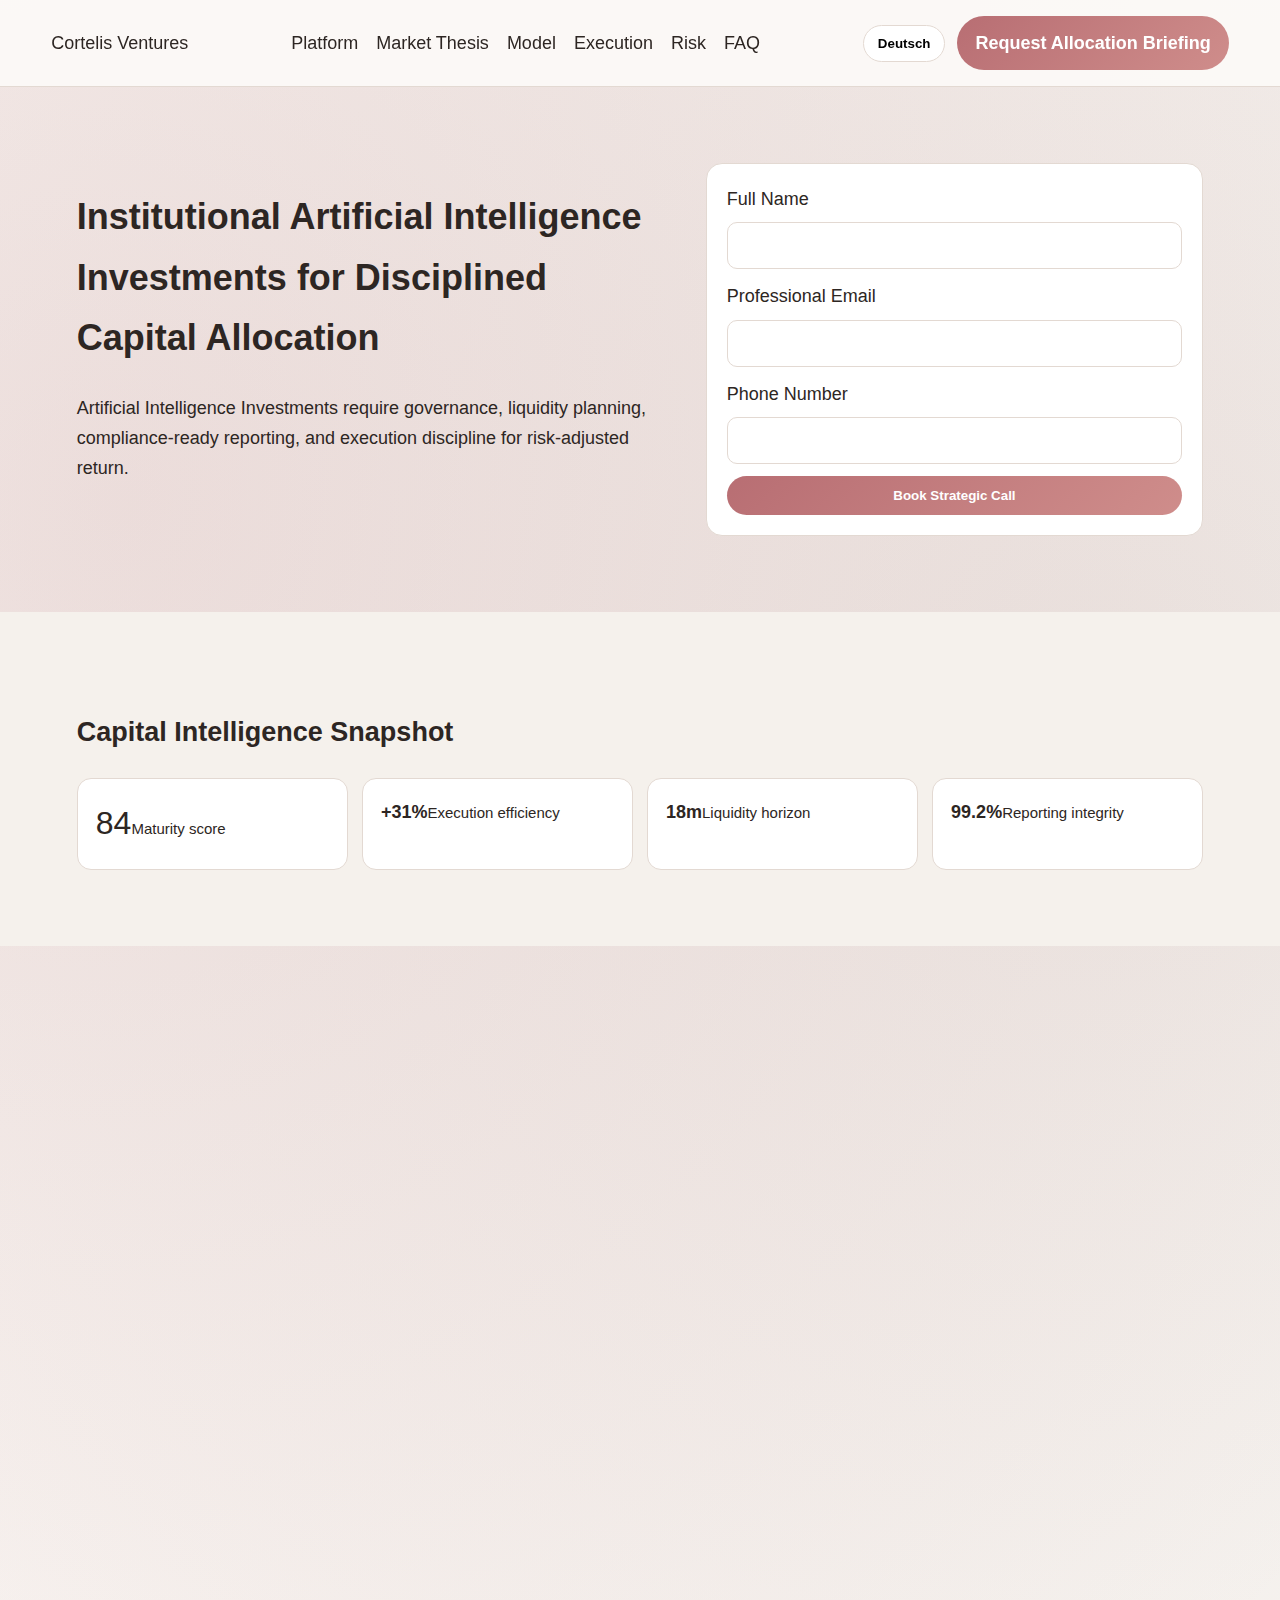
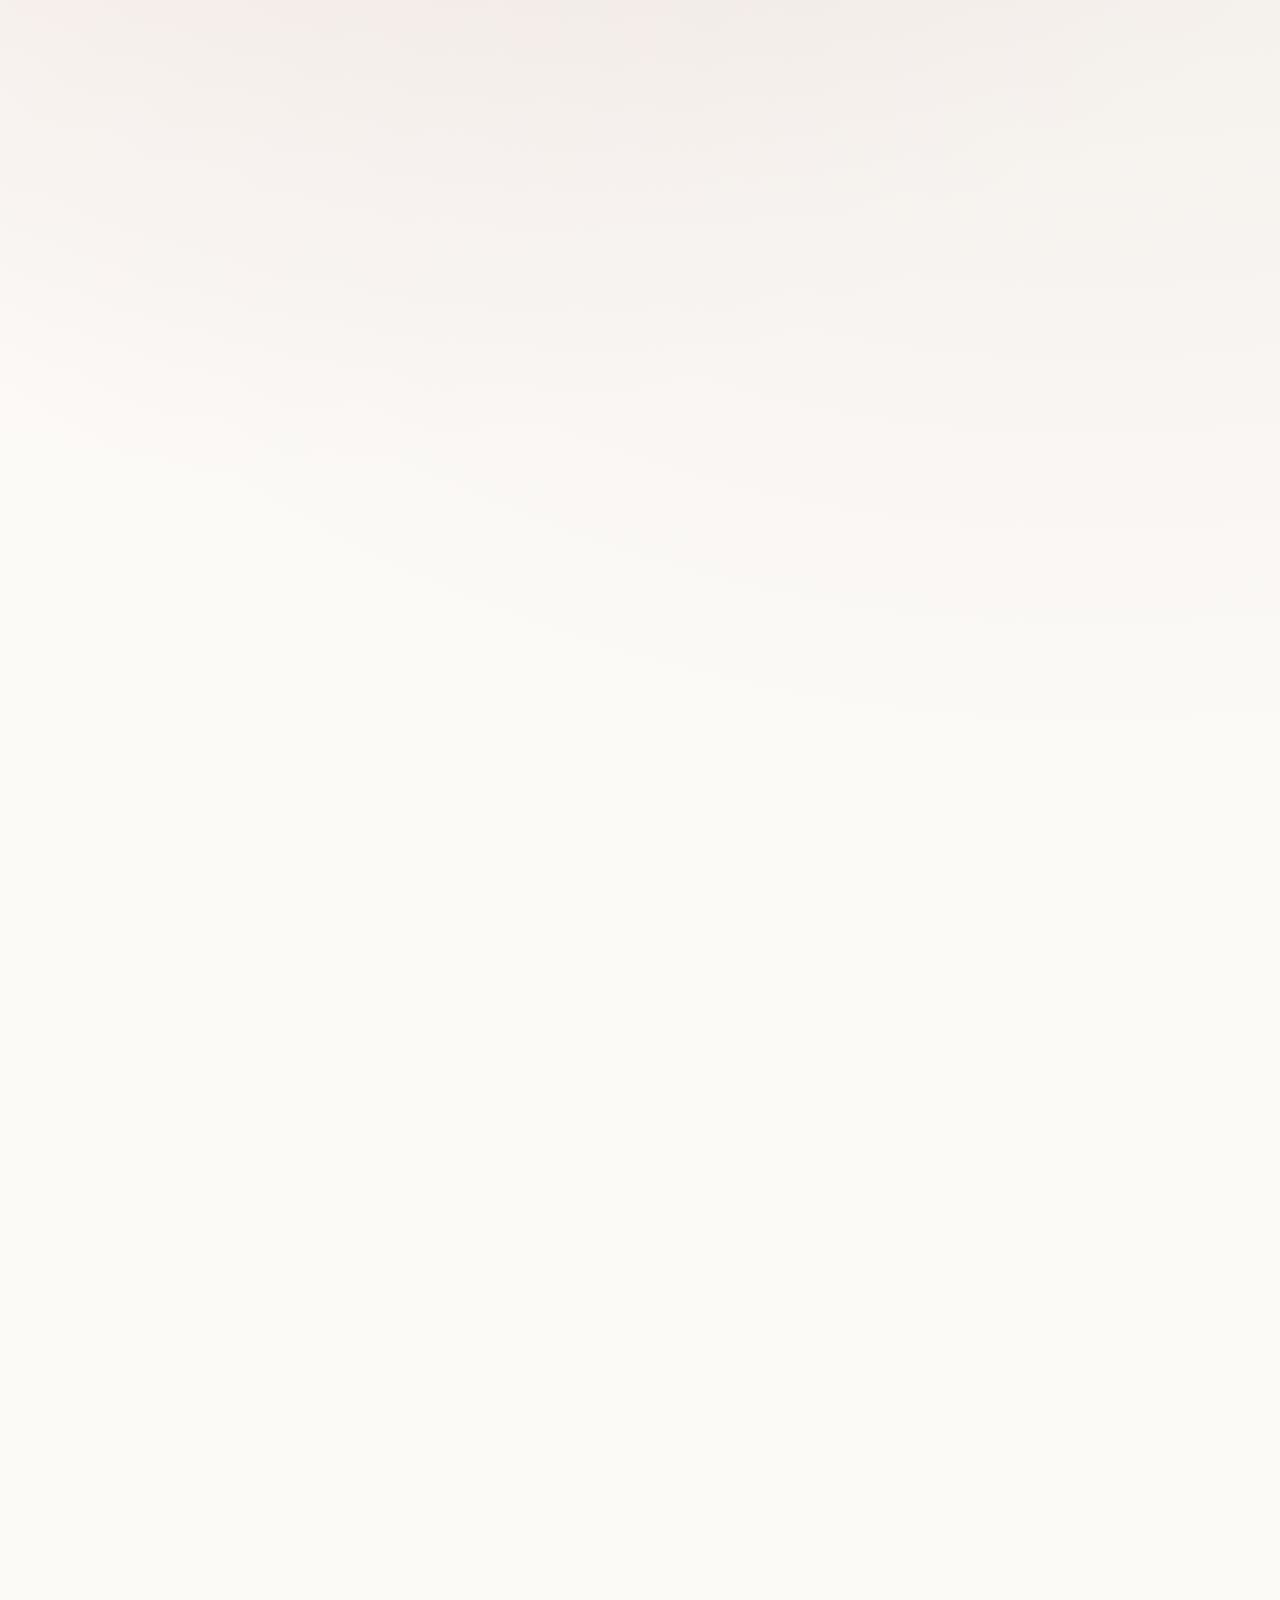
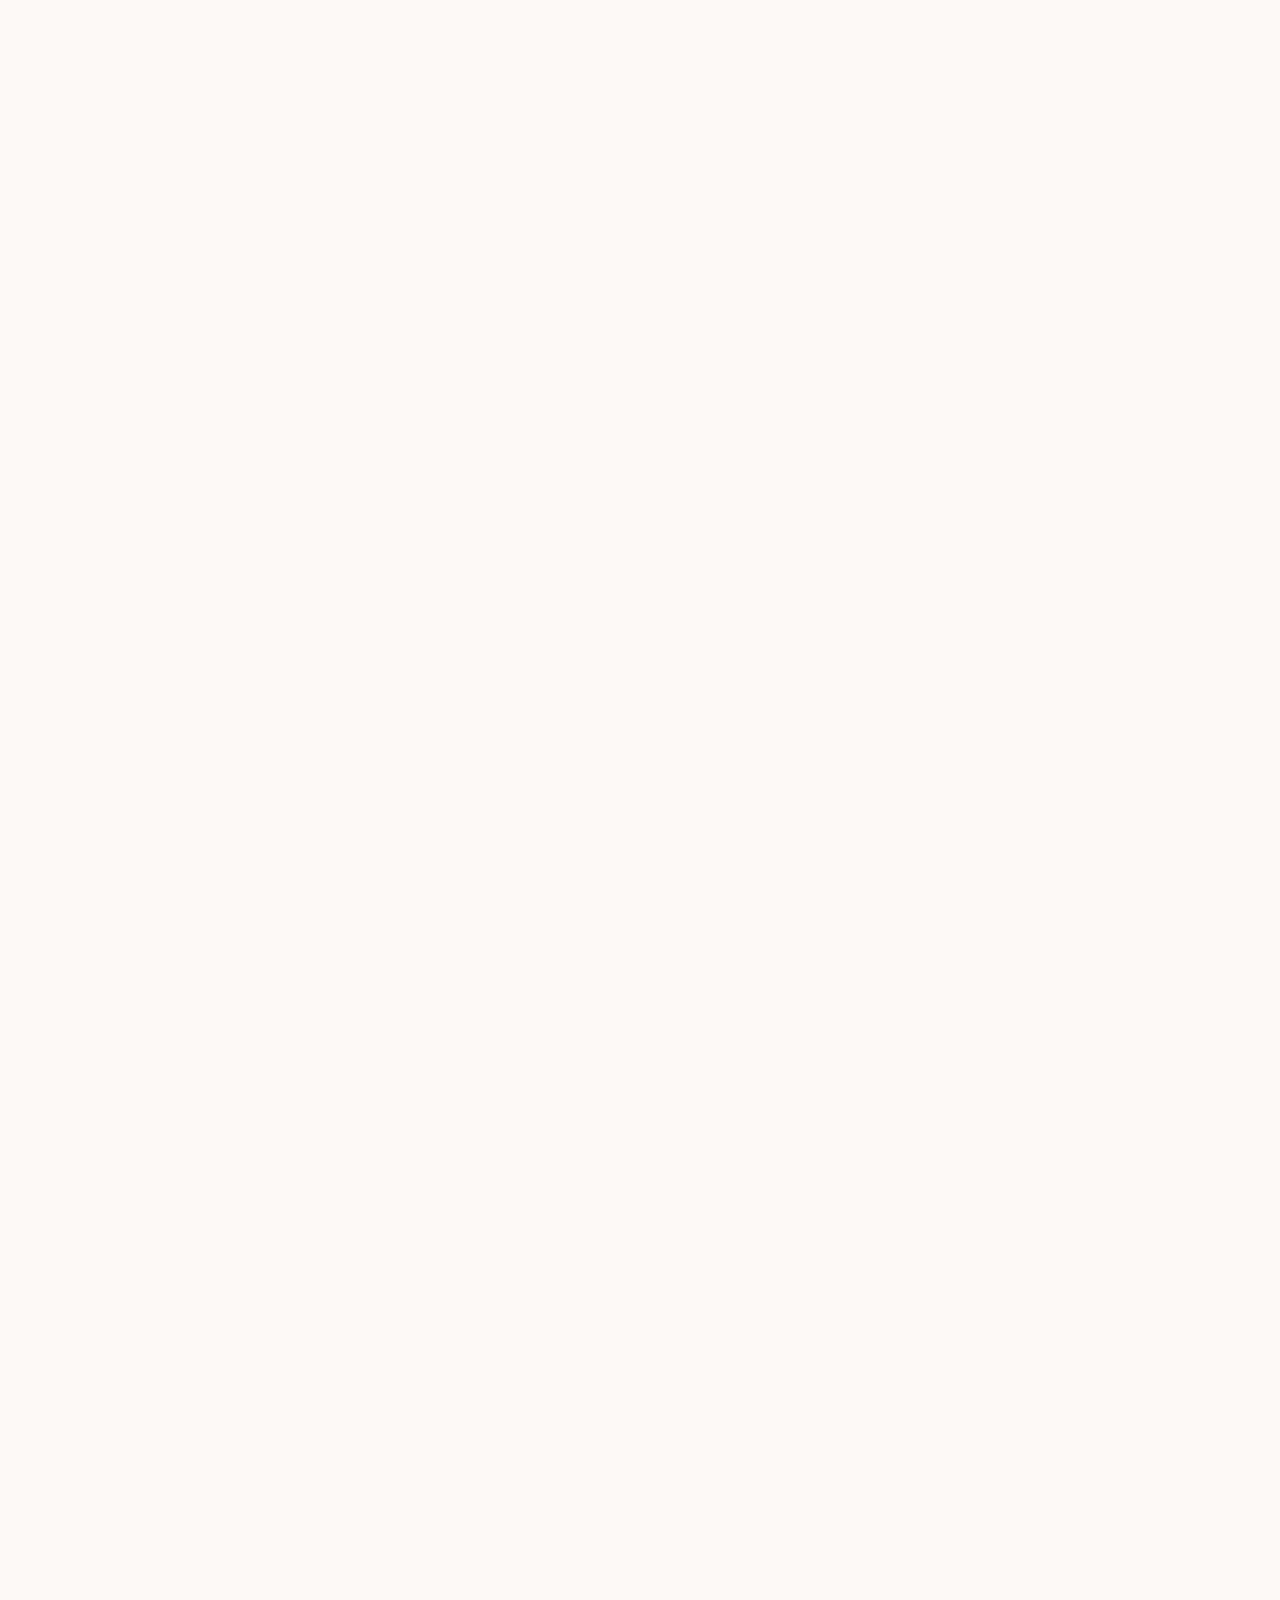
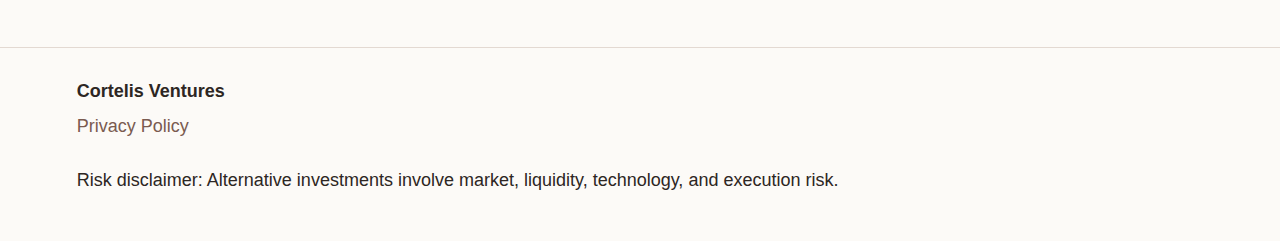
<file: de/index.html>
<!doctype html><html lang="de"><head><meta charset="UTF-8"><meta name="viewport" content="width=device-width, initial-scale=1.0"><title>Cortelis Ventures | Institutionelle KI-Investitionen</title><meta name="description" content="Cortelis Ventures | Institutionelle KI-Investitionen"><link rel="canonical" href="https://cortelisventures.com/de/index.html"><link rel="stylesheet" href="../assets/style.css"><script defer src="../assets/app.js"></script></head><body><header class="site-header"><div class="brand">Cortelis Ventures</div><nav class="desktop-nav"><a href="#platform">Platform</a><a href="#market">Market Thesis</a><a href="#model">Model</a><a href="#process">Execution</a><a href="#risk">Risk</a><a href="#faq">FAQ</a></nav><div class="header-actions"><div class="lang-wrap"><button class="lang-toggle" aria-expanded="false">Deutsch</button><div class="lang-menu"><a href="index.html"><span class="flag-svg"><svg viewBox="0 0 60 40"><rect width="60" height="40" fill="#012169"/><path d="M30 0v40M0 20h60" stroke="#fff" stroke-width="10"/><path d="M30 0v40M0 20h60" stroke="#c8102e" stroke-width="6"/></svg></span>English</a>
<a href="de/index.html"><span class="flag-svg"><svg viewBox="0 0 60 40"><rect width="60" height="13.33"/><rect y="13.33" width="60" height="13.33" fill="#d00"/><rect y="26.66" width="60" height="13.34" fill="#fc0"/></svg></span>Deutsch</a>
<a href="fr/index.html"><span class="flag-svg"><svg viewBox="0 0 60 40"><rect width="20" height="40" fill="#05a"/><rect x="20" width="20" height="40" fill="#fff"/><rect x="40" width="20" height="40" fill="#f44"/></svg></span>Français</a>
<a href="es/index.html"><span class="flag-svg"><svg viewBox="0 0 60 40"><rect width="60" height="40" fill="#aa151b"/><rect y="10" width="60" height="20" fill="#f1bf00"/></svg></span>Español</a>
<a href="it/index.html"><span class="flag-svg"><svg viewBox="0 0 60 40"><rect width="20" height="40" fill="#009246"/><rect x="20" width="20" height="40" fill="#fff"/><rect x="40" width="20" height="40" fill="#ce2b37"/></svg></span>Italiano</a>
<a href="tr/index.html"><span class="flag-svg"><svg viewBox="0 0 60 40"><rect width="60" height="40" fill="#e30a17"/><circle cx="24" cy="20" r="9" fill="#fff"/><circle cx="27" cy="20" r="7" fill="#e30a17"/></svg></span>Türkçe</a>
<a href="pt/index.html"><span class="flag-svg"><svg viewBox="0 0 60 40"><rect width="24" height="40" fill="#060"/><rect x="24" width="36" height="40" fill="#f00"/></svg></span>Português</a>
<a href="jp/index.html"><span class="flag-svg"><svg viewBox="0 0 60 40"><rect width="60" height="40" fill="#fff"/><circle cx="30" cy="20" r="10" fill="#bc002d"/></svg></span>日本語</a>
<a href="sk/index.html"><span class="flag-svg"><svg viewBox="0 0 60 40"><rect width="60" height="13.33" fill="#fff"/><rect y="13.33" width="60" height="13.33" fill="#0b4ea2"/><rect y="26.66" width="60" height="13.34" fill="#ee1c25"/></svg></span>Slovenčina</a>
<a href="be/index.html"><span class="flag-svg"><svg viewBox="0 0 60 40"><rect width="20" height="40" fill="#000"/><rect x="20" width="20" height="40" fill="#fd0"/><rect x="40" width="20" height="40" fill="#ef3340"/></svg></span>Nederlands</a></div></div><a class="btn" href="#lead-final">Request Allocation Briefing</a><button class="burger" aria-label="Menu" aria-expanded="false">☰</button></div></header><div class="mobile-drawer" aria-hidden="true"><button class="drawer-close" aria-label="Close">×</button><nav><a href="#platform">Platform</a><a href="#market">Market Thesis</a><a href="#model">Model</a><a href="#process">Execution</a><a href="#risk">Risk</a><a href="#faq">FAQ</a></nav><div class="lang-wrap"><button class="lang-toggle" aria-expanded="false">Deutsch</button><div class="lang-menu"><a href="index.html"><span class="flag-svg"><svg viewBox="0 0 60 40"><rect width="60" height="40" fill="#012169"/><path d="M30 0v40M0 20h60" stroke="#fff" stroke-width="10"/><path d="M30 0v40M0 20h60" stroke="#c8102e" stroke-width="6"/></svg></span>English</a>
<a href="de/index.html"><span class="flag-svg"><svg viewBox="0 0 60 40"><rect width="60" height="13.33"/><rect y="13.33" width="60" height="13.33" fill="#d00"/><rect y="26.66" width="60" height="13.34" fill="#fc0"/></svg></span>Deutsch</a>
<a href="fr/index.html"><span class="flag-svg"><svg viewBox="0 0 60 40"><rect width="20" height="40" fill="#05a"/><rect x="20" width="20" height="40" fill="#fff"/><rect x="40" width="20" height="40" fill="#f44"/></svg></span>Français</a>
<a href="es/index.html"><span class="flag-svg"><svg viewBox="0 0 60 40"><rect width="60" height="40" fill="#aa151b"/><rect y="10" width="60" height="20" fill="#f1bf00"/></svg></span>Español</a>
<a href="it/index.html"><span class="flag-svg"><svg viewBox="0 0 60 40"><rect width="20" height="40" fill="#009246"/><rect x="20" width="20" height="40" fill="#fff"/><rect x="40" width="20" height="40" fill="#ce2b37"/></svg></span>Italiano</a>
<a href="tr/index.html"><span class="flag-svg"><svg viewBox="0 0 60 40"><rect width="60" height="40" fill="#e30a17"/><circle cx="24" cy="20" r="9" fill="#fff"/><circle cx="27" cy="20" r="7" fill="#e30a17"/></svg></span>Türkçe</a>
<a href="pt/index.html"><span class="flag-svg"><svg viewBox="0 0 60 40"><rect width="24" height="40" fill="#060"/><rect x="24" width="36" height="40" fill="#f00"/></svg></span>Português</a>
<a href="jp/index.html"><span class="flag-svg"><svg viewBox="0 0 60 40"><rect width="60" height="40" fill="#fff"/><circle cx="30" cy="20" r="10" fill="#bc002d"/></svg></span>日本語</a>
<a href="sk/index.html"><span class="flag-svg"><svg viewBox="0 0 60 40"><rect width="60" height="13.33" fill="#fff"/><rect y="13.33" width="60" height="13.33" fill="#0b4ea2"/><rect y="26.66" width="60" height="13.34" fill="#ee1c25"/></svg></span>Slovenčina</a>
<a href="be/index.html"><span class="flag-svg"><svg viewBox="0 0 60 40"><rect width="20" height="40" fill="#000"/><rect x="20" width="20" height="40" fill="#fd0"/><rect x="40" width="20" height="40" fill="#ef3340"/></svg></span>Nederlands</a></div></div><a class="btn" href="#lead-final">Request Allocation Briefing</a></div><main><section class="hero reveal" id="platform"><div><h1>Institutional Artificial Intelligence Investments for Disciplined Capital Allocation</h1><p>Artificial Intelligence Investments require governance, liquidity planning, compliance-ready reporting, and execution discipline for risk-adjusted return.</p></div><form class="lead-form"><label>Full Name<input required></label><label>Professional Email<input type="email" required></label><label>Phone Number<input required></label><button class="btn" type="submit">Book Strategic Call</button></form></section><section class="kpi-strip reveal"><h2>Capital Intelligence Snapshot</h2><div class="kpi-panel"><div><span>84</span><small>Maturity score</small></div><div><strong>+31%</strong><small>Execution efficiency</small></div><div><strong>18m</strong><small>Liquidity horizon</small></div><div><strong>99.2%</strong><small>Reporting integrity</small></div></div></section><section class="market reveal alt" id="market"><div><h2>Why the AI Allocation Window Matters Now</h2><h3>Artificial Intelligence Investments: structural demand and constrained supply</h3><p>Context, comparison, interpretation, and investor implication are integrated into every allocation narrative.</p></div><div class="dual-chart"><div class="bar market-bar"><span>Market 1.0x</span></div><div class="bar us-bar"><span>Cortelis 1.7x</span></div></div></section><section class="model reveal" id="model"><h2>Allocation Model by Capital Layer</h2><div class="stacked"><span style="width:30%">Core</span><span style="width:25%">Growth</span><span style="width:20%">Applied</span><span style="width:15%">Infrastructure</span><span style="width:10%">Buffer</span></div></section><section class="process reveal alt" id="process"><h2>Execution Timeline With Quantified Deliverables</h2><ol class="timeline"><li><strong>30d</strong><p>Mandate calibration</p></li><li><strong>60d</strong><p>Pipeline qualification</p></li><li><strong>90d</strong><p>Committee package</p></li><li><strong>120d</strong><p>Reporting loop</p></li></ol></section><section class="metrics reveal"><div><h2>Operational Quality Indicators</h2><p>Ring indicators benchmark governance, liquidity, and compliance thresholds.</p></div><div class="rings"><div class="ring" style="--pct:82"><span>82%</span><small>Governance</small></div><div class="ring" style="--pct:88"><span>88%</span><small>Liquidity</small></div><div class="ring" style="--pct:91"><span>91%</span><small>Compliance</small></div></div></section><section class="insights reveal alt" id="insights"><h2>Value Driver Waterfall</h2><div class="waterfall"><div><b>+12</b><small>Data advantage</small></div><div><b>+9</b><small>Execution speed</small></div><div><b>+7</b><small>Governance lift</small></div><div><b>-4</b><small>Market friction</small></div><div class="total"><b>+24</b><small>Net alpha basis</small></div></div></section><section class="risk reveal dark" id="risk"><h2>Risk Matrix and Mitigation Commitments</h2><div class="risk-matrix"><span>Low impact/Low probability</span><span>High impact/Low probability</span><span>Low impact/High probability</span><span>High impact/High probability</span></div></section><section class="reviews reveal"><h2>Investor Reviews</h2><div class="review-grid"><article class="review-card"><div class="review-head"><span class="avatar">AR</span><strong>Aline Rousseau</strong><span class="verified">VERIFIED</span></div><p class="review-meta">Chief Investment Officer · Paris</p><p>Execution governance improved committee confidence.</p></article><article class="review-card"><div class="review-head"><span class="avatar">LM</span><strong>Lukas Meyer</strong><span class="verified">VERIFIED</span></div><p class="review-meta">Portfolio Director · Zürich</p><p>Reporting cadence reduced operational blind spots.</p></article><article class="review-card"><div class="review-head"><span class="avatar">SN</span><strong>Sofia Navarro</strong><span class="verified">VERIFIED</span></div><p class="review-meta">Head of Alternatives · Madrid</p><p>Scenario transparency improved mandate fit decisions.</p></article><article class="review-card"><div class="review-head"><span class="avatar">DK</span><strong>David Klein</strong><span class="verified">VERIFIED</span></div><p class="review-meta">Institutional Advisor · London</p><p>Strong balance between technical depth and board communication.</p></article></div></section><section class="faq reveal alt" id="faq"><h2>Frequently Asked Questions</h2><div class="faq-item"><button class="faq-q" aria-expanded="false">How do you evaluate mandate fit?</button><div class="faq-a"><p>Through quantitative thresholds and governance checkpoints.</p></div></div><div class="faq-item"><button class="faq-q" aria-expanded="false">What reporting cadence is provided?</button><div class="faq-a"><p>Monthly executive summaries and quarterly deep reporting.</p></div></div><div class="faq-item"><button class="faq-q" aria-expanded="false">How is liquidity modeled?</button><div class="faq-a"><p>By sleeve, scenario stress, and redemption capacity.</p></div></div><div class="faq-item"><button class="faq-q" aria-expanded="false">How do you govern model risk?</button><div class="faq-a"><p>Independent validation and adverse scenario testing.</p></div></div><div class="faq-item"><button class="faq-q" aria-expanded="false">What compliance documentation is included?</button><div class="faq-a"><p>Due diligence packs and policy mapping artefacts.</p></div></div><div class="faq-item"><button class="faq-q" aria-expanded="false">How quickly can capital be deployed?</button><div class="faq-a"><p>Deployment begins after governance approval milestones.</p></div></div><div class="faq-item"><button class="faq-q" aria-expanded="false">How do downside scenarios affect allocation?</button><div class="faq-a"><p>Risk bands trigger rebalancing and liquidity protection.</p></div></div></section><section class="final-cta reveal" id="lead-final"><div><h2>Position Your Mandate for the Next AI Cycle</h2><p>Cortelis Ventures | Institutionelle KI-Investitionen</p></div><form class="lead-form"><label>Full Name<input required></label><label>Professional Email<input type="email" required></label><label>Phone Number<input required></label><button class="btn" type="submit">Book Strategic Call</button></form></section></main><footer><strong>Cortelis Ventures</strong><button class="privacy-link">Privacy Policy</button><p>Risk disclaimer: Alternative investments involve market, liquidity, technology, and execution risk.</p></footer><div class="modal" aria-hidden="true"><div class="modal-box" role="dialog" aria-modal="true"><button class="modal-x" aria-label="X">×</button><h2>Privacy Policy</h2><div class="modal-scroll"><h3>Introduction</h3><p>Institutional privacy framework overview.</p><h3>Data collection</h3><p>Only essential lead data is processed.</p><h3>Legal basis</h3><p>Consent and legitimate interest apply.</p><h3>Cookies</h3><p>Essential and analytics cookies are used.</p><h3>Retention</h3><p>Records follow compliance retention schedules.</p><h3>Third-party sharing</h3><p>Sharing is restricted to contracted processors.</p><h3>Security</h3><p>Encryption, access control, and logging.</p><h3>User rights</h3><p>Access, correction, and deletion rights are supported.</p><h3>International transfers</h3><p>Contractual safeguards protect transfers.</p><h3>Industry risk disclosure</h3><p>AI investments include market and model risk.</p><h3>Contact</h3><p>privacy@cortelisventures.com</p></div><div class="modal-foot"><button class="modal-close">Close</button></div></div></div><script type="application/ld+json">{"@context":"https://schema.org","@type":"Organization","name":"Cortelis Ventures","url":"https://cortelisventures.com/de/index.html"}</script></body></html>
</file>
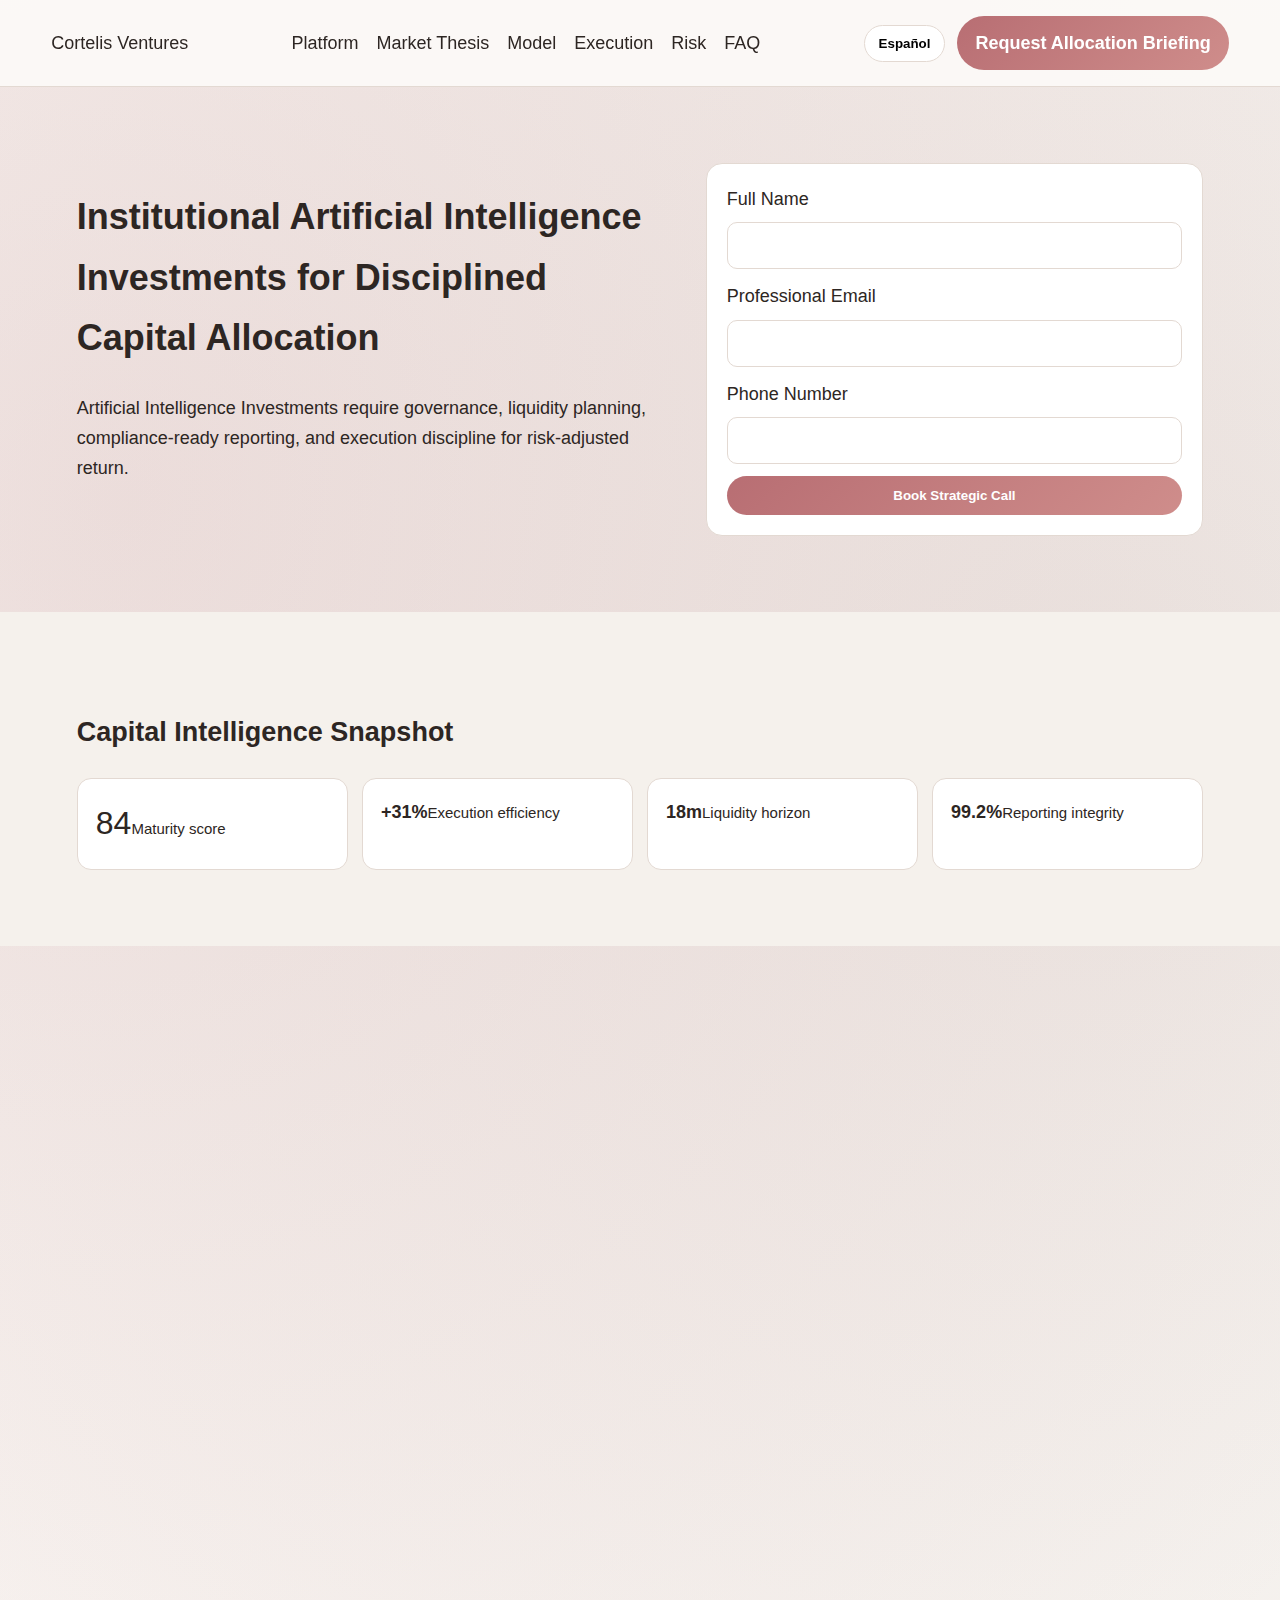
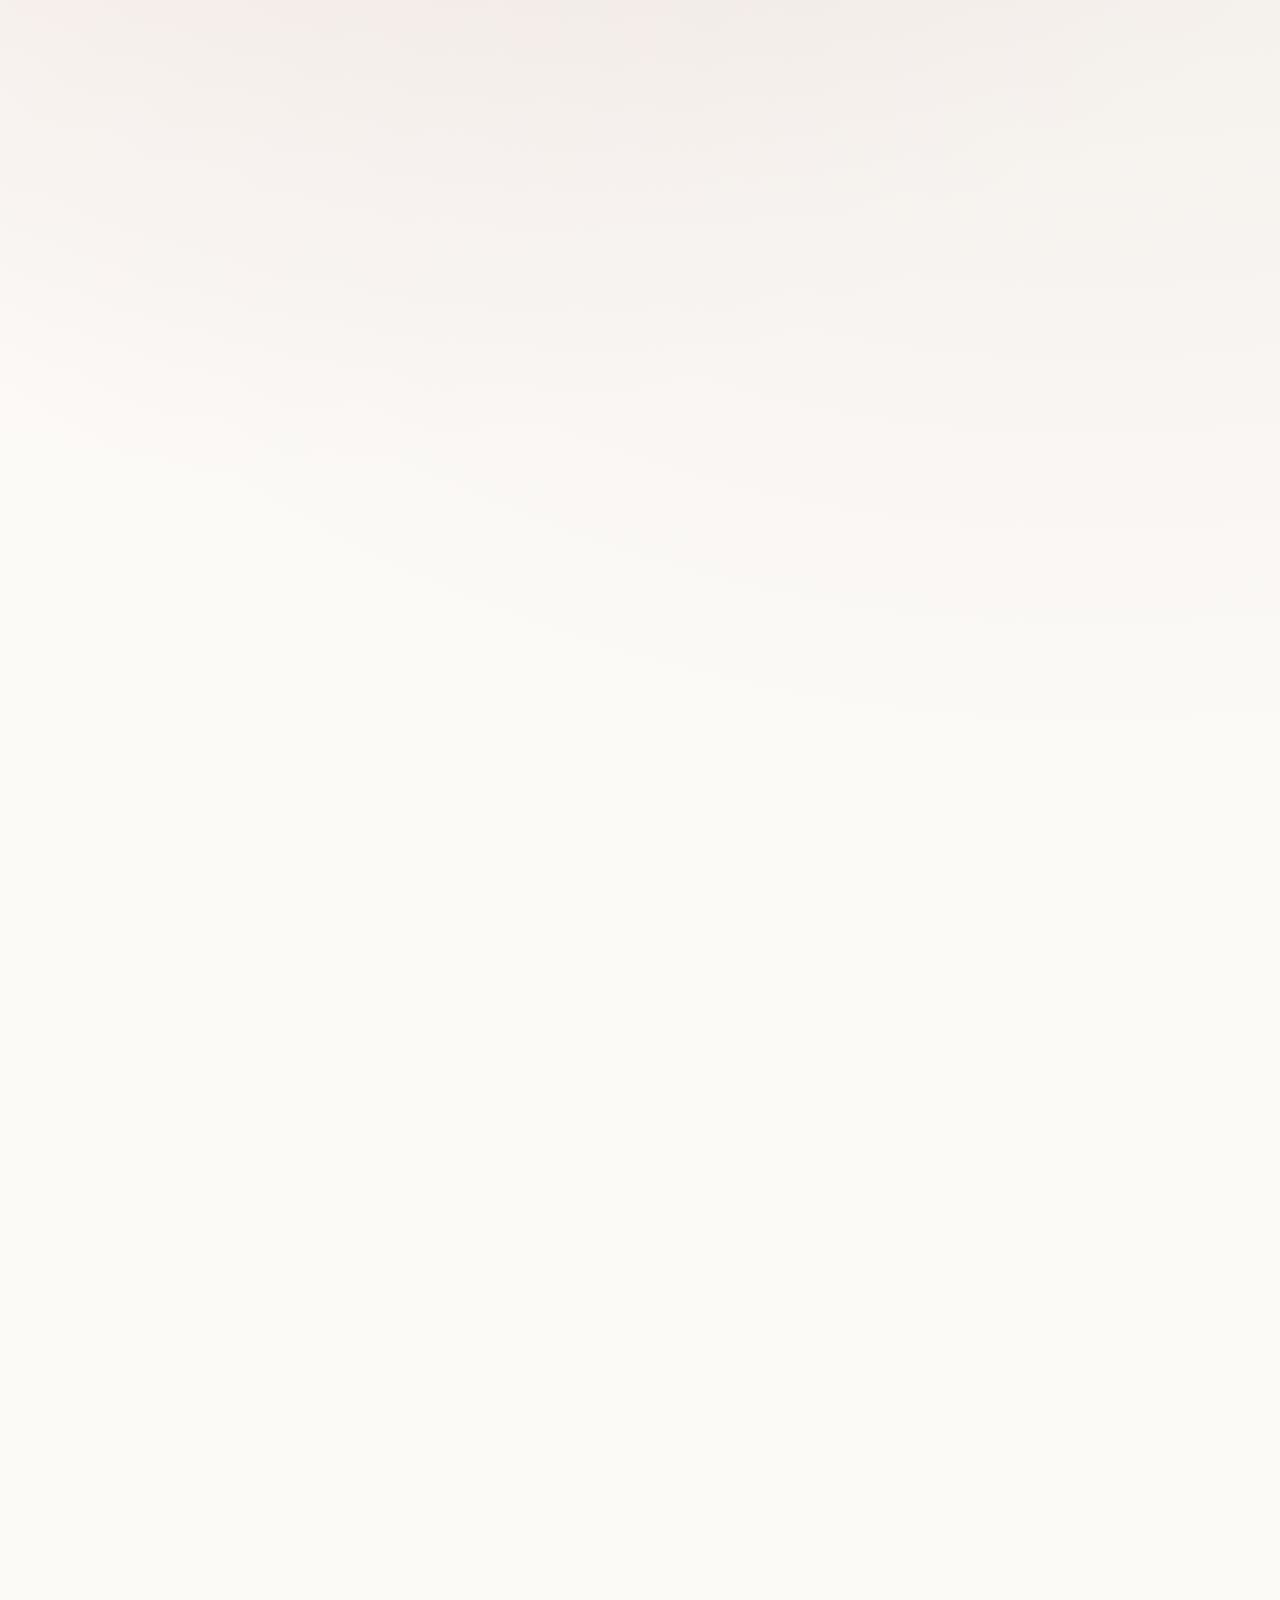
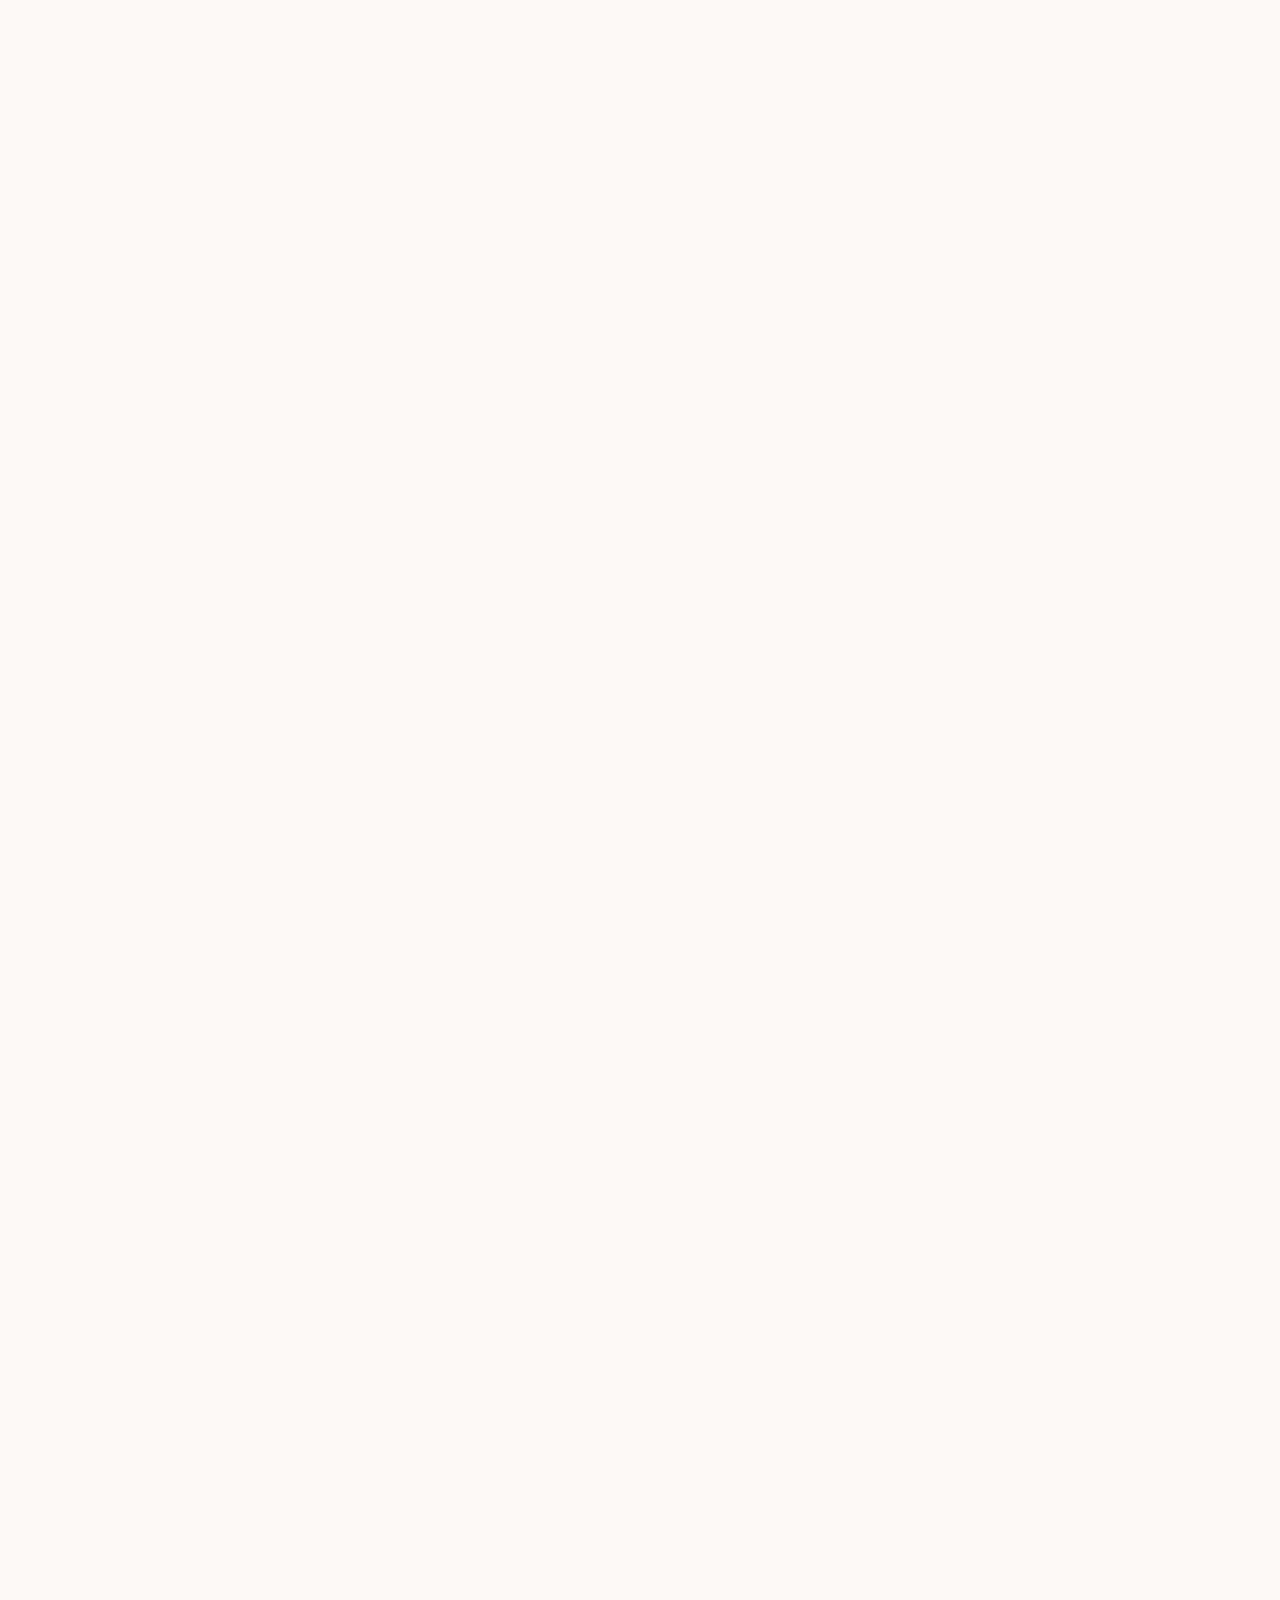
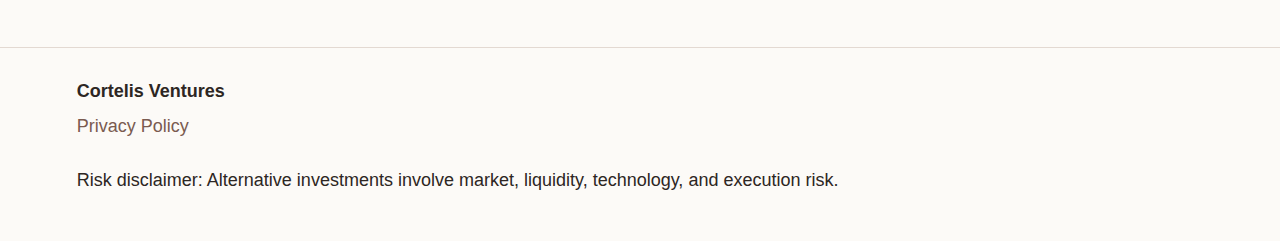
<file: es/index.html>
<!doctype html><html lang="es"><head><meta charset="UTF-8"><meta name="viewport" content="width=device-width, initial-scale=1.0"><title>Cortelis Ventures | Inversiones institucionales en IA</title><meta name="description" content="Cortelis Ventures | Inversiones institucionales en IA"><link rel="canonical" href="https://cortelisventures.com/es/index.html"><link rel="stylesheet" href="../assets/style.css"><script defer src="../assets/app.js"></script></head><body><header class="site-header"><div class="brand">Cortelis Ventures</div><nav class="desktop-nav"><a href="#platform">Platform</a><a href="#market">Market Thesis</a><a href="#model">Model</a><a href="#process">Execution</a><a href="#risk">Risk</a><a href="#faq">FAQ</a></nav><div class="header-actions"><div class="lang-wrap"><button class="lang-toggle" aria-expanded="false">Español</button><div class="lang-menu"><a href="index.html"><span class="flag-svg"><svg viewBox="0 0 60 40"><rect width="60" height="40" fill="#012169"/><path d="M30 0v40M0 20h60" stroke="#fff" stroke-width="10"/><path d="M30 0v40M0 20h60" stroke="#c8102e" stroke-width="6"/></svg></span>English</a>
<a href="de/index.html"><span class="flag-svg"><svg viewBox="0 0 60 40"><rect width="60" height="13.33"/><rect y="13.33" width="60" height="13.33" fill="#d00"/><rect y="26.66" width="60" height="13.34" fill="#fc0"/></svg></span>Deutsch</a>
<a href="fr/index.html"><span class="flag-svg"><svg viewBox="0 0 60 40"><rect width="20" height="40" fill="#05a"/><rect x="20" width="20" height="40" fill="#fff"/><rect x="40" width="20" height="40" fill="#f44"/></svg></span>Français</a>
<a href="es/index.html"><span class="flag-svg"><svg viewBox="0 0 60 40"><rect width="60" height="40" fill="#aa151b"/><rect y="10" width="60" height="20" fill="#f1bf00"/></svg></span>Español</a>
<a href="it/index.html"><span class="flag-svg"><svg viewBox="0 0 60 40"><rect width="20" height="40" fill="#009246"/><rect x="20" width="20" height="40" fill="#fff"/><rect x="40" width="20" height="40" fill="#ce2b37"/></svg></span>Italiano</a>
<a href="tr/index.html"><span class="flag-svg"><svg viewBox="0 0 60 40"><rect width="60" height="40" fill="#e30a17"/><circle cx="24" cy="20" r="9" fill="#fff"/><circle cx="27" cy="20" r="7" fill="#e30a17"/></svg></span>Türkçe</a>
<a href="pt/index.html"><span class="flag-svg"><svg viewBox="0 0 60 40"><rect width="24" height="40" fill="#060"/><rect x="24" width="36" height="40" fill="#f00"/></svg></span>Português</a>
<a href="jp/index.html"><span class="flag-svg"><svg viewBox="0 0 60 40"><rect width="60" height="40" fill="#fff"/><circle cx="30" cy="20" r="10" fill="#bc002d"/></svg></span>日本語</a>
<a href="sk/index.html"><span class="flag-svg"><svg viewBox="0 0 60 40"><rect width="60" height="13.33" fill="#fff"/><rect y="13.33" width="60" height="13.33" fill="#0b4ea2"/><rect y="26.66" width="60" height="13.34" fill="#ee1c25"/></svg></span>Slovenčina</a>
<a href="be/index.html"><span class="flag-svg"><svg viewBox="0 0 60 40"><rect width="20" height="40" fill="#000"/><rect x="20" width="20" height="40" fill="#fd0"/><rect x="40" width="20" height="40" fill="#ef3340"/></svg></span>Nederlands</a></div></div><a class="btn" href="#lead-final">Request Allocation Briefing</a><button class="burger" aria-label="Menu" aria-expanded="false">☰</button></div></header><div class="mobile-drawer" aria-hidden="true"><button class="drawer-close" aria-label="Close">×</button><nav><a href="#platform">Platform</a><a href="#market">Market Thesis</a><a href="#model">Model</a><a href="#process">Execution</a><a href="#risk">Risk</a><a href="#faq">FAQ</a></nav><div class="lang-wrap"><button class="lang-toggle" aria-expanded="false">Español</button><div class="lang-menu"><a href="index.html"><span class="flag-svg"><svg viewBox="0 0 60 40"><rect width="60" height="40" fill="#012169"/><path d="M30 0v40M0 20h60" stroke="#fff" stroke-width="10"/><path d="M30 0v40M0 20h60" stroke="#c8102e" stroke-width="6"/></svg></span>English</a>
<a href="de/index.html"><span class="flag-svg"><svg viewBox="0 0 60 40"><rect width="60" height="13.33"/><rect y="13.33" width="60" height="13.33" fill="#d00"/><rect y="26.66" width="60" height="13.34" fill="#fc0"/></svg></span>Deutsch</a>
<a href="fr/index.html"><span class="flag-svg"><svg viewBox="0 0 60 40"><rect width="20" height="40" fill="#05a"/><rect x="20" width="20" height="40" fill="#fff"/><rect x="40" width="20" height="40" fill="#f44"/></svg></span>Français</a>
<a href="es/index.html"><span class="flag-svg"><svg viewBox="0 0 60 40"><rect width="60" height="40" fill="#aa151b"/><rect y="10" width="60" height="20" fill="#f1bf00"/></svg></span>Español</a>
<a href="it/index.html"><span class="flag-svg"><svg viewBox="0 0 60 40"><rect width="20" height="40" fill="#009246"/><rect x="20" width="20" height="40" fill="#fff"/><rect x="40" width="20" height="40" fill="#ce2b37"/></svg></span>Italiano</a>
<a href="tr/index.html"><span class="flag-svg"><svg viewBox="0 0 60 40"><rect width="60" height="40" fill="#e30a17"/><circle cx="24" cy="20" r="9" fill="#fff"/><circle cx="27" cy="20" r="7" fill="#e30a17"/></svg></span>Türkçe</a>
<a href="pt/index.html"><span class="flag-svg"><svg viewBox="0 0 60 40"><rect width="24" height="40" fill="#060"/><rect x="24" width="36" height="40" fill="#f00"/></svg></span>Português</a>
<a href="jp/index.html"><span class="flag-svg"><svg viewBox="0 0 60 40"><rect width="60" height="40" fill="#fff"/><circle cx="30" cy="20" r="10" fill="#bc002d"/></svg></span>日本語</a>
<a href="sk/index.html"><span class="flag-svg"><svg viewBox="0 0 60 40"><rect width="60" height="13.33" fill="#fff"/><rect y="13.33" width="60" height="13.33" fill="#0b4ea2"/><rect y="26.66" width="60" height="13.34" fill="#ee1c25"/></svg></span>Slovenčina</a>
<a href="be/index.html"><span class="flag-svg"><svg viewBox="0 0 60 40"><rect width="20" height="40" fill="#000"/><rect x="20" width="20" height="40" fill="#fd0"/><rect x="40" width="20" height="40" fill="#ef3340"/></svg></span>Nederlands</a></div></div><a class="btn" href="#lead-final">Request Allocation Briefing</a></div><main><section class="hero reveal" id="platform"><div><h1>Institutional Artificial Intelligence Investments for Disciplined Capital Allocation</h1><p>Artificial Intelligence Investments require governance, liquidity planning, compliance-ready reporting, and execution discipline for risk-adjusted return.</p></div><form class="lead-form"><label>Full Name<input required></label><label>Professional Email<input type="email" required></label><label>Phone Number<input required></label><button class="btn" type="submit">Book Strategic Call</button></form></section><section class="kpi-strip reveal"><h2>Capital Intelligence Snapshot</h2><div class="kpi-panel"><div><span>84</span><small>Maturity score</small></div><div><strong>+31%</strong><small>Execution efficiency</small></div><div><strong>18m</strong><small>Liquidity horizon</small></div><div><strong>99.2%</strong><small>Reporting integrity</small></div></div></section><section class="market reveal alt" id="market"><div><h2>Why the AI Allocation Window Matters Now</h2><h3>Artificial Intelligence Investments: structural demand and constrained supply</h3><p>Context, comparison, interpretation, and investor implication are integrated into every allocation narrative.</p></div><div class="dual-chart"><div class="bar market-bar"><span>Market 1.0x</span></div><div class="bar us-bar"><span>Cortelis 1.7x</span></div></div></section><section class="model reveal" id="model"><h2>Allocation Model by Capital Layer</h2><div class="stacked"><span style="width:30%">Core</span><span style="width:25%">Growth</span><span style="width:20%">Applied</span><span style="width:15%">Infrastructure</span><span style="width:10%">Buffer</span></div></section><section class="process reveal alt" id="process"><h2>Execution Timeline With Quantified Deliverables</h2><ol class="timeline"><li><strong>30d</strong><p>Mandate calibration</p></li><li><strong>60d</strong><p>Pipeline qualification</p></li><li><strong>90d</strong><p>Committee package</p></li><li><strong>120d</strong><p>Reporting loop</p></li></ol></section><section class="metrics reveal"><div><h2>Operational Quality Indicators</h2><p>Ring indicators benchmark governance, liquidity, and compliance thresholds.</p></div><div class="rings"><div class="ring" style="--pct:82"><span>82%</span><small>Governance</small></div><div class="ring" style="--pct:88"><span>88%</span><small>Liquidity</small></div><div class="ring" style="--pct:91"><span>91%</span><small>Compliance</small></div></div></section><section class="insights reveal alt" id="insights"><h2>Value Driver Waterfall</h2><div class="waterfall"><div><b>+12</b><small>Data advantage</small></div><div><b>+9</b><small>Execution speed</small></div><div><b>+7</b><small>Governance lift</small></div><div><b>-4</b><small>Market friction</small></div><div class="total"><b>+24</b><small>Net alpha basis</small></div></div></section><section class="risk reveal dark" id="risk"><h2>Risk Matrix and Mitigation Commitments</h2><div class="risk-matrix"><span>Low impact/Low probability</span><span>High impact/Low probability</span><span>Low impact/High probability</span><span>High impact/High probability</span></div></section><section class="reviews reveal"><h2>Investor Reviews</h2><div class="review-grid"><article class="review-card"><div class="review-head"><span class="avatar">AR</span><strong>Aline Rousseau</strong><span class="verified">VERIFIED</span></div><p class="review-meta">Chief Investment Officer · Paris</p><p>Execution governance improved committee confidence.</p></article><article class="review-card"><div class="review-head"><span class="avatar">LM</span><strong>Lukas Meyer</strong><span class="verified">VERIFIED</span></div><p class="review-meta">Portfolio Director · Zürich</p><p>Reporting cadence reduced operational blind spots.</p></article><article class="review-card"><div class="review-head"><span class="avatar">SN</span><strong>Sofia Navarro</strong><span class="verified">VERIFIED</span></div><p class="review-meta">Head of Alternatives · Madrid</p><p>Scenario transparency improved mandate fit decisions.</p></article><article class="review-card"><div class="review-head"><span class="avatar">DK</span><strong>David Klein</strong><span class="verified">VERIFIED</span></div><p class="review-meta">Institutional Advisor · London</p><p>Strong balance between technical depth and board communication.</p></article></div></section><section class="faq reveal alt" id="faq"><h2>Frequently Asked Questions</h2><div class="faq-item"><button class="faq-q" aria-expanded="false">How do you evaluate mandate fit?</button><div class="faq-a"><p>Through quantitative thresholds and governance checkpoints.</p></div></div><div class="faq-item"><button class="faq-q" aria-expanded="false">What reporting cadence is provided?</button><div class="faq-a"><p>Monthly executive summaries and quarterly deep reporting.</p></div></div><div class="faq-item"><button class="faq-q" aria-expanded="false">How is liquidity modeled?</button><div class="faq-a"><p>By sleeve, scenario stress, and redemption capacity.</p></div></div><div class="faq-item"><button class="faq-q" aria-expanded="false">How do you govern model risk?</button><div class="faq-a"><p>Independent validation and adverse scenario testing.</p></div></div><div class="faq-item"><button class="faq-q" aria-expanded="false">What compliance documentation is included?</button><div class="faq-a"><p>Due diligence packs and policy mapping artefacts.</p></div></div><div class="faq-item"><button class="faq-q" aria-expanded="false">How quickly can capital be deployed?</button><div class="faq-a"><p>Deployment begins after governance approval milestones.</p></div></div><div class="faq-item"><button class="faq-q" aria-expanded="false">How do downside scenarios affect allocation?</button><div class="faq-a"><p>Risk bands trigger rebalancing and liquidity protection.</p></div></div></section><section class="final-cta reveal" id="lead-final"><div><h2>Position Your Mandate for the Next AI Cycle</h2><p>Cortelis Ventures | Inversiones institucionales en IA</p></div><form class="lead-form"><label>Full Name<input required></label><label>Professional Email<input type="email" required></label><label>Phone Number<input required></label><button class="btn" type="submit">Book Strategic Call</button></form></section></main><footer><strong>Cortelis Ventures</strong><button class="privacy-link">Privacy Policy</button><p>Risk disclaimer: Alternative investments involve market, liquidity, technology, and execution risk.</p></footer><div class="modal" aria-hidden="true"><div class="modal-box" role="dialog" aria-modal="true"><button class="modal-x" aria-label="X">×</button><h2>Privacy Policy</h2><div class="modal-scroll"><h3>Introduction</h3><p>Institutional privacy framework overview.</p><h3>Data collection</h3><p>Only essential lead data is processed.</p><h3>Legal basis</h3><p>Consent and legitimate interest apply.</p><h3>Cookies</h3><p>Essential and analytics cookies are used.</p><h3>Retention</h3><p>Records follow compliance retention schedules.</p><h3>Third-party sharing</h3><p>Sharing is restricted to contracted processors.</p><h3>Security</h3><p>Encryption, access control, and logging.</p><h3>User rights</h3><p>Access, correction, and deletion rights are supported.</p><h3>International transfers</h3><p>Contractual safeguards protect transfers.</p><h3>Industry risk disclosure</h3><p>AI investments include market and model risk.</p><h3>Contact</h3><p>privacy@cortelisventures.com</p></div><div class="modal-foot"><button class="modal-close">Close</button></div></div></div><script type="application/ld+json">{"@context":"https://schema.org","@type":"Organization","name":"Cortelis Ventures","url":"https://cortelisventures.com/es/index.html"}</script></body></html>
</file>
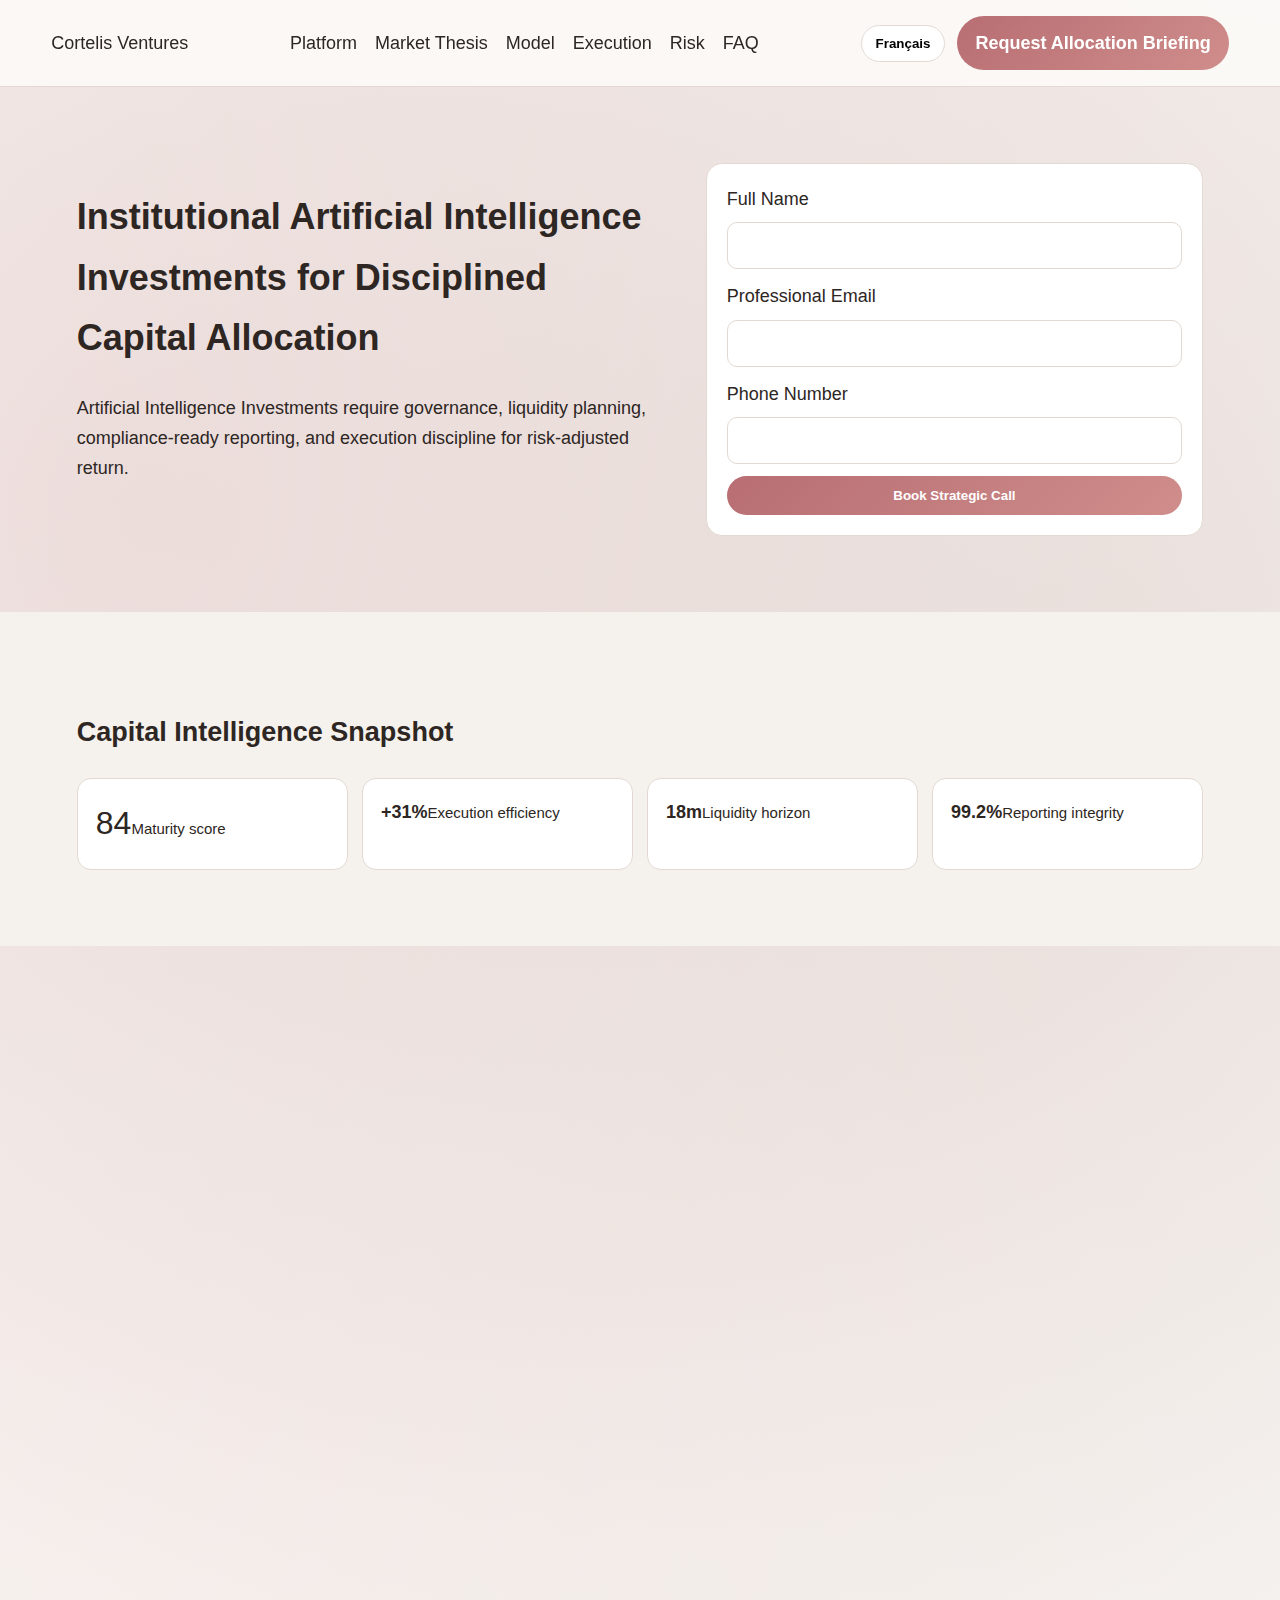
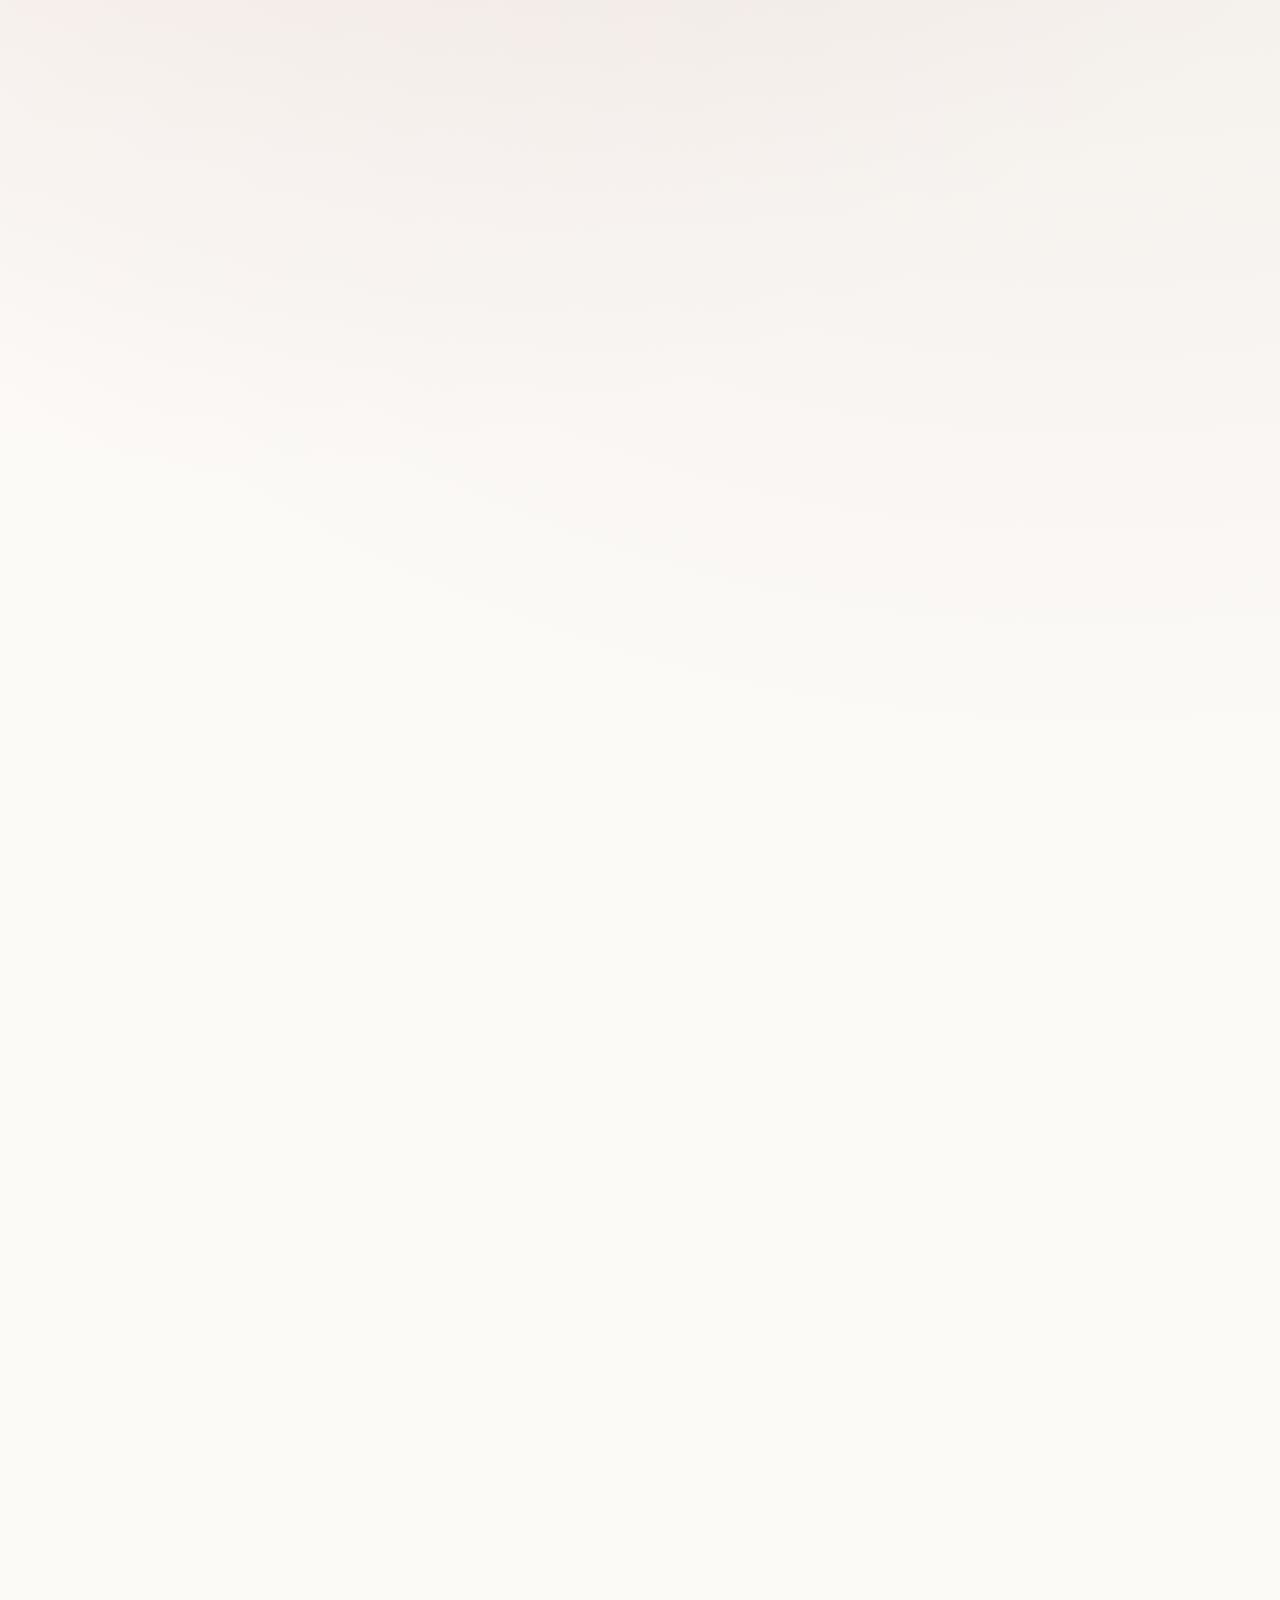
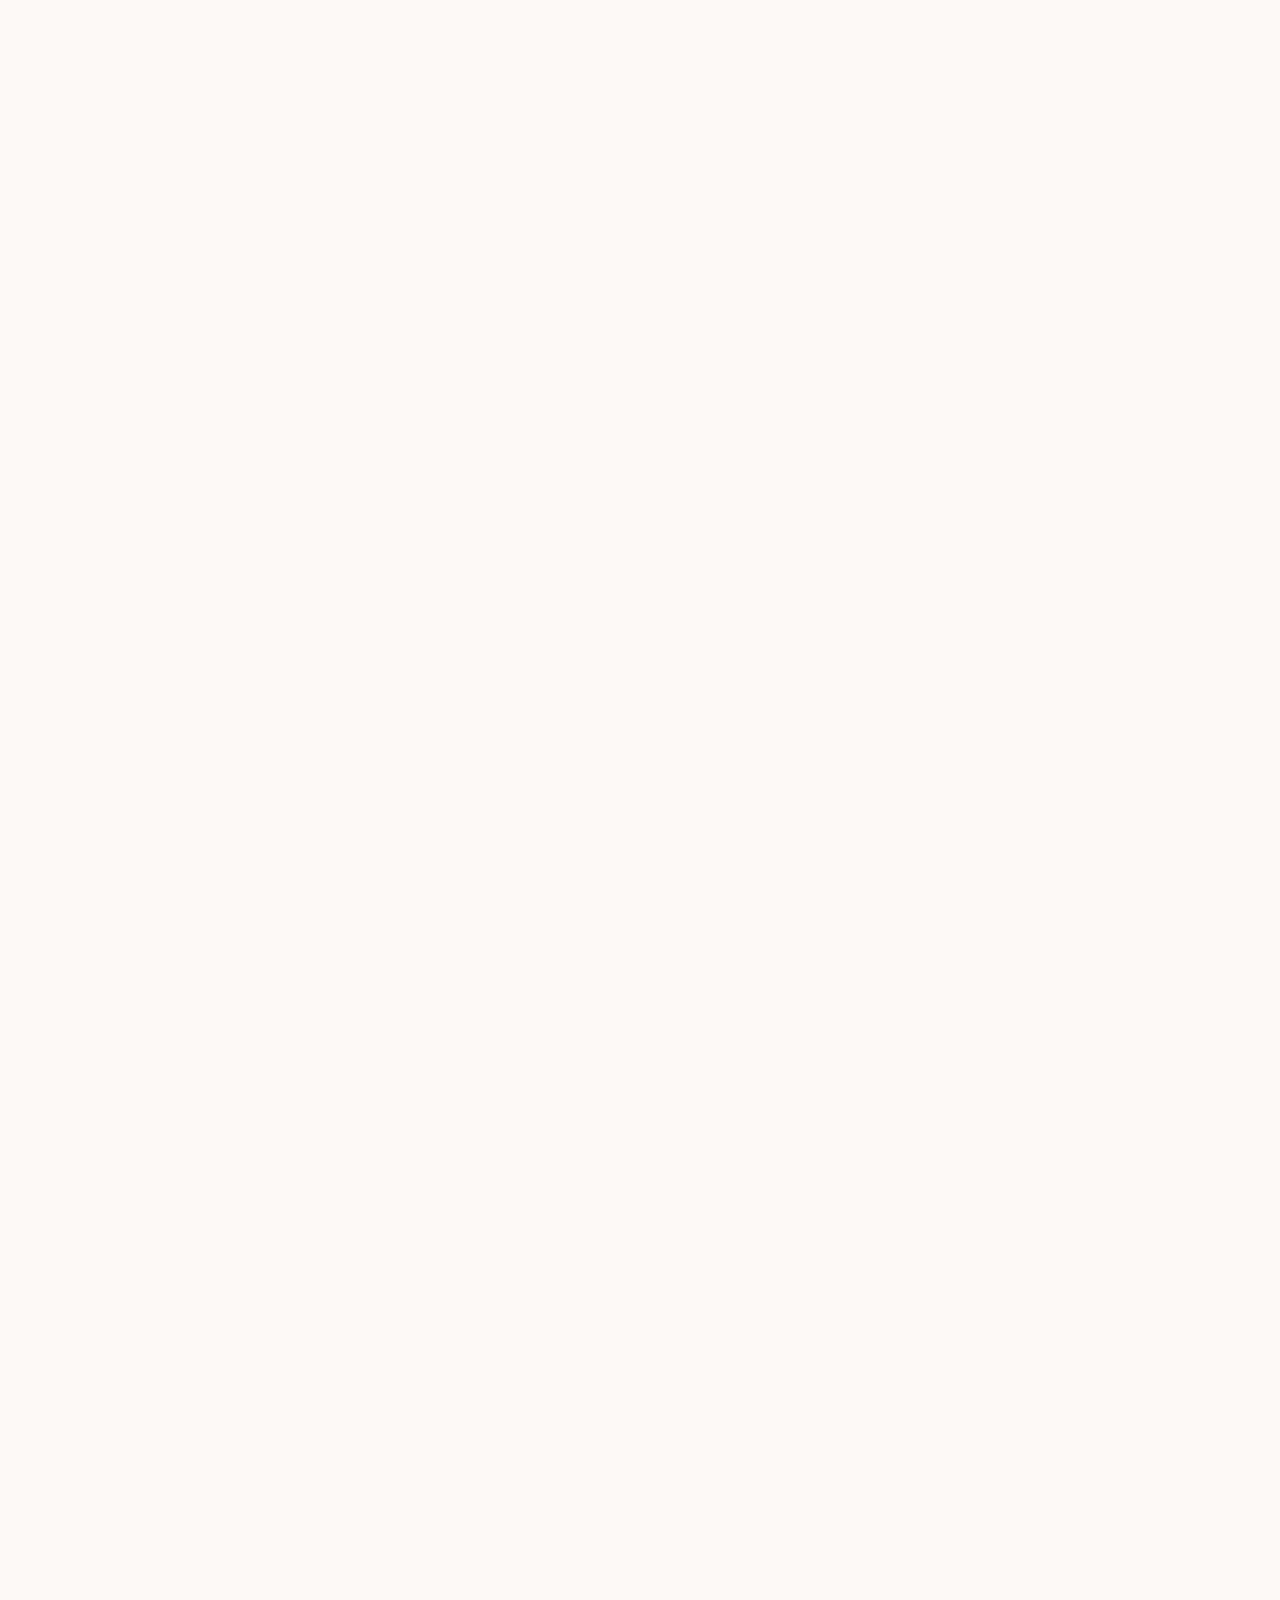
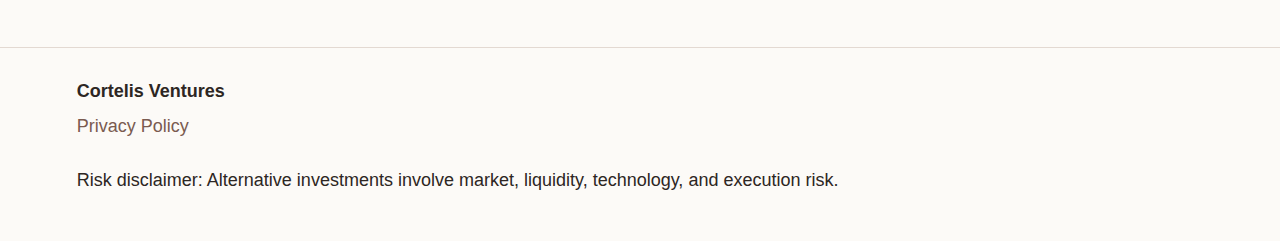
<file: fr/index.html>
<!doctype html><html lang="fr"><head><meta charset="UTF-8"><meta name="viewport" content="width=device-width, initial-scale=1.0"><title>Cortelis Ventures | Investissements IA institutionnels</title><meta name="description" content="Cortelis Ventures | Investissements IA institutionnels"><link rel="canonical" href="https://cortelisventures.com/fr/index.html"><link rel="stylesheet" href="../assets/style.css"><script defer src="../assets/app.js"></script></head><body><header class="site-header"><div class="brand">Cortelis Ventures</div><nav class="desktop-nav"><a href="#platform">Platform</a><a href="#market">Market Thesis</a><a href="#model">Model</a><a href="#process">Execution</a><a href="#risk">Risk</a><a href="#faq">FAQ</a></nav><div class="header-actions"><div class="lang-wrap"><button class="lang-toggle" aria-expanded="false">Français</button><div class="lang-menu"><a href="index.html"><span class="flag-svg"><svg viewBox="0 0 60 40"><rect width="60" height="40" fill="#012169"/><path d="M30 0v40M0 20h60" stroke="#fff" stroke-width="10"/><path d="M30 0v40M0 20h60" stroke="#c8102e" stroke-width="6"/></svg></span>English</a>
<a href="de/index.html"><span class="flag-svg"><svg viewBox="0 0 60 40"><rect width="60" height="13.33"/><rect y="13.33" width="60" height="13.33" fill="#d00"/><rect y="26.66" width="60" height="13.34" fill="#fc0"/></svg></span>Deutsch</a>
<a href="fr/index.html"><span class="flag-svg"><svg viewBox="0 0 60 40"><rect width="20" height="40" fill="#05a"/><rect x="20" width="20" height="40" fill="#fff"/><rect x="40" width="20" height="40" fill="#f44"/></svg></span>Français</a>
<a href="es/index.html"><span class="flag-svg"><svg viewBox="0 0 60 40"><rect width="60" height="40" fill="#aa151b"/><rect y="10" width="60" height="20" fill="#f1bf00"/></svg></span>Español</a>
<a href="it/index.html"><span class="flag-svg"><svg viewBox="0 0 60 40"><rect width="20" height="40" fill="#009246"/><rect x="20" width="20" height="40" fill="#fff"/><rect x="40" width="20" height="40" fill="#ce2b37"/></svg></span>Italiano</a>
<a href="tr/index.html"><span class="flag-svg"><svg viewBox="0 0 60 40"><rect width="60" height="40" fill="#e30a17"/><circle cx="24" cy="20" r="9" fill="#fff"/><circle cx="27" cy="20" r="7" fill="#e30a17"/></svg></span>Türkçe</a>
<a href="pt/index.html"><span class="flag-svg"><svg viewBox="0 0 60 40"><rect width="24" height="40" fill="#060"/><rect x="24" width="36" height="40" fill="#f00"/></svg></span>Português</a>
<a href="jp/index.html"><span class="flag-svg"><svg viewBox="0 0 60 40"><rect width="60" height="40" fill="#fff"/><circle cx="30" cy="20" r="10" fill="#bc002d"/></svg></span>日本語</a>
<a href="sk/index.html"><span class="flag-svg"><svg viewBox="0 0 60 40"><rect width="60" height="13.33" fill="#fff"/><rect y="13.33" width="60" height="13.33" fill="#0b4ea2"/><rect y="26.66" width="60" height="13.34" fill="#ee1c25"/></svg></span>Slovenčina</a>
<a href="be/index.html"><span class="flag-svg"><svg viewBox="0 0 60 40"><rect width="20" height="40" fill="#000"/><rect x="20" width="20" height="40" fill="#fd0"/><rect x="40" width="20" height="40" fill="#ef3340"/></svg></span>Nederlands</a></div></div><a class="btn" href="#lead-final">Request Allocation Briefing</a><button class="burger" aria-label="Menu" aria-expanded="false">☰</button></div></header><div class="mobile-drawer" aria-hidden="true"><button class="drawer-close" aria-label="Close">×</button><nav><a href="#platform">Platform</a><a href="#market">Market Thesis</a><a href="#model">Model</a><a href="#process">Execution</a><a href="#risk">Risk</a><a href="#faq">FAQ</a></nav><div class="lang-wrap"><button class="lang-toggle" aria-expanded="false">Français</button><div class="lang-menu"><a href="index.html"><span class="flag-svg"><svg viewBox="0 0 60 40"><rect width="60" height="40" fill="#012169"/><path d="M30 0v40M0 20h60" stroke="#fff" stroke-width="10"/><path d="M30 0v40M0 20h60" stroke="#c8102e" stroke-width="6"/></svg></span>English</a>
<a href="de/index.html"><span class="flag-svg"><svg viewBox="0 0 60 40"><rect width="60" height="13.33"/><rect y="13.33" width="60" height="13.33" fill="#d00"/><rect y="26.66" width="60" height="13.34" fill="#fc0"/></svg></span>Deutsch</a>
<a href="fr/index.html"><span class="flag-svg"><svg viewBox="0 0 60 40"><rect width="20" height="40" fill="#05a"/><rect x="20" width="20" height="40" fill="#fff"/><rect x="40" width="20" height="40" fill="#f44"/></svg></span>Français</a>
<a href="es/index.html"><span class="flag-svg"><svg viewBox="0 0 60 40"><rect width="60" height="40" fill="#aa151b"/><rect y="10" width="60" height="20" fill="#f1bf00"/></svg></span>Español</a>
<a href="it/index.html"><span class="flag-svg"><svg viewBox="0 0 60 40"><rect width="20" height="40" fill="#009246"/><rect x="20" width="20" height="40" fill="#fff"/><rect x="40" width="20" height="40" fill="#ce2b37"/></svg></span>Italiano</a>
<a href="tr/index.html"><span class="flag-svg"><svg viewBox="0 0 60 40"><rect width="60" height="40" fill="#e30a17"/><circle cx="24" cy="20" r="9" fill="#fff"/><circle cx="27" cy="20" r="7" fill="#e30a17"/></svg></span>Türkçe</a>
<a href="pt/index.html"><span class="flag-svg"><svg viewBox="0 0 60 40"><rect width="24" height="40" fill="#060"/><rect x="24" width="36" height="40" fill="#f00"/></svg></span>Português</a>
<a href="jp/index.html"><span class="flag-svg"><svg viewBox="0 0 60 40"><rect width="60" height="40" fill="#fff"/><circle cx="30" cy="20" r="10" fill="#bc002d"/></svg></span>日本語</a>
<a href="sk/index.html"><span class="flag-svg"><svg viewBox="0 0 60 40"><rect width="60" height="13.33" fill="#fff"/><rect y="13.33" width="60" height="13.33" fill="#0b4ea2"/><rect y="26.66" width="60" height="13.34" fill="#ee1c25"/></svg></span>Slovenčina</a>
<a href="be/index.html"><span class="flag-svg"><svg viewBox="0 0 60 40"><rect width="20" height="40" fill="#000"/><rect x="20" width="20" height="40" fill="#fd0"/><rect x="40" width="20" height="40" fill="#ef3340"/></svg></span>Nederlands</a></div></div><a class="btn" href="#lead-final">Request Allocation Briefing</a></div><main><section class="hero reveal" id="platform"><div><h1>Institutional Artificial Intelligence Investments for Disciplined Capital Allocation</h1><p>Artificial Intelligence Investments require governance, liquidity planning, compliance-ready reporting, and execution discipline for risk-adjusted return.</p></div><form class="lead-form"><label>Full Name<input required></label><label>Professional Email<input type="email" required></label><label>Phone Number<input required></label><button class="btn" type="submit">Book Strategic Call</button></form></section><section class="kpi-strip reveal"><h2>Capital Intelligence Snapshot</h2><div class="kpi-panel"><div><span>84</span><small>Maturity score</small></div><div><strong>+31%</strong><small>Execution efficiency</small></div><div><strong>18m</strong><small>Liquidity horizon</small></div><div><strong>99.2%</strong><small>Reporting integrity</small></div></div></section><section class="market reveal alt" id="market"><div><h2>Why the AI Allocation Window Matters Now</h2><h3>Artificial Intelligence Investments: structural demand and constrained supply</h3><p>Context, comparison, interpretation, and investor implication are integrated into every allocation narrative.</p></div><div class="dual-chart"><div class="bar market-bar"><span>Market 1.0x</span></div><div class="bar us-bar"><span>Cortelis 1.7x</span></div></div></section><section class="model reveal" id="model"><h2>Allocation Model by Capital Layer</h2><div class="stacked"><span style="width:30%">Core</span><span style="width:25%">Growth</span><span style="width:20%">Applied</span><span style="width:15%">Infrastructure</span><span style="width:10%">Buffer</span></div></section><section class="process reveal alt" id="process"><h2>Execution Timeline With Quantified Deliverables</h2><ol class="timeline"><li><strong>30d</strong><p>Mandate calibration</p></li><li><strong>60d</strong><p>Pipeline qualification</p></li><li><strong>90d</strong><p>Committee package</p></li><li><strong>120d</strong><p>Reporting loop</p></li></ol></section><section class="metrics reveal"><div><h2>Operational Quality Indicators</h2><p>Ring indicators benchmark governance, liquidity, and compliance thresholds.</p></div><div class="rings"><div class="ring" style="--pct:82"><span>82%</span><small>Governance</small></div><div class="ring" style="--pct:88"><span>88%</span><small>Liquidity</small></div><div class="ring" style="--pct:91"><span>91%</span><small>Compliance</small></div></div></section><section class="insights reveal alt" id="insights"><h2>Value Driver Waterfall</h2><div class="waterfall"><div><b>+12</b><small>Data advantage</small></div><div><b>+9</b><small>Execution speed</small></div><div><b>+7</b><small>Governance lift</small></div><div><b>-4</b><small>Market friction</small></div><div class="total"><b>+24</b><small>Net alpha basis</small></div></div></section><section class="risk reveal dark" id="risk"><h2>Risk Matrix and Mitigation Commitments</h2><div class="risk-matrix"><span>Low impact/Low probability</span><span>High impact/Low probability</span><span>Low impact/High probability</span><span>High impact/High probability</span></div></section><section class="reviews reveal"><h2>Investor Reviews</h2><div class="review-grid"><article class="review-card"><div class="review-head"><span class="avatar">AR</span><strong>Aline Rousseau</strong><span class="verified">VERIFIED</span></div><p class="review-meta">Chief Investment Officer · Paris</p><p>Execution governance improved committee confidence.</p></article><article class="review-card"><div class="review-head"><span class="avatar">LM</span><strong>Lukas Meyer</strong><span class="verified">VERIFIED</span></div><p class="review-meta">Portfolio Director · Zürich</p><p>Reporting cadence reduced operational blind spots.</p></article><article class="review-card"><div class="review-head"><span class="avatar">SN</span><strong>Sofia Navarro</strong><span class="verified">VERIFIED</span></div><p class="review-meta">Head of Alternatives · Madrid</p><p>Scenario transparency improved mandate fit decisions.</p></article><article class="review-card"><div class="review-head"><span class="avatar">DK</span><strong>David Klein</strong><span class="verified">VERIFIED</span></div><p class="review-meta">Institutional Advisor · London</p><p>Strong balance between technical depth and board communication.</p></article></div></section><section class="faq reveal alt" id="faq"><h2>Frequently Asked Questions</h2><div class="faq-item"><button class="faq-q" aria-expanded="false">How do you evaluate mandate fit?</button><div class="faq-a"><p>Through quantitative thresholds and governance checkpoints.</p></div></div><div class="faq-item"><button class="faq-q" aria-expanded="false">What reporting cadence is provided?</button><div class="faq-a"><p>Monthly executive summaries and quarterly deep reporting.</p></div></div><div class="faq-item"><button class="faq-q" aria-expanded="false">How is liquidity modeled?</button><div class="faq-a"><p>By sleeve, scenario stress, and redemption capacity.</p></div></div><div class="faq-item"><button class="faq-q" aria-expanded="false">How do you govern model risk?</button><div class="faq-a"><p>Independent validation and adverse scenario testing.</p></div></div><div class="faq-item"><button class="faq-q" aria-expanded="false">What compliance documentation is included?</button><div class="faq-a"><p>Due diligence packs and policy mapping artefacts.</p></div></div><div class="faq-item"><button class="faq-q" aria-expanded="false">How quickly can capital be deployed?</button><div class="faq-a"><p>Deployment begins after governance approval milestones.</p></div></div><div class="faq-item"><button class="faq-q" aria-expanded="false">How do downside scenarios affect allocation?</button><div class="faq-a"><p>Risk bands trigger rebalancing and liquidity protection.</p></div></div></section><section class="final-cta reveal" id="lead-final"><div><h2>Position Your Mandate for the Next AI Cycle</h2><p>Cortelis Ventures | Investissements IA institutionnels</p></div><form class="lead-form"><label>Full Name<input required></label><label>Professional Email<input type="email" required></label><label>Phone Number<input required></label><button class="btn" type="submit">Book Strategic Call</button></form></section></main><footer><strong>Cortelis Ventures</strong><button class="privacy-link">Privacy Policy</button><p>Risk disclaimer: Alternative investments involve market, liquidity, technology, and execution risk.</p></footer><div class="modal" aria-hidden="true"><div class="modal-box" role="dialog" aria-modal="true"><button class="modal-x" aria-label="X">×</button><h2>Privacy Policy</h2><div class="modal-scroll"><h3>Introduction</h3><p>Institutional privacy framework overview.</p><h3>Data collection</h3><p>Only essential lead data is processed.</p><h3>Legal basis</h3><p>Consent and legitimate interest apply.</p><h3>Cookies</h3><p>Essential and analytics cookies are used.</p><h3>Retention</h3><p>Records follow compliance retention schedules.</p><h3>Third-party sharing</h3><p>Sharing is restricted to contracted processors.</p><h3>Security</h3><p>Encryption, access control, and logging.</p><h3>User rights</h3><p>Access, correction, and deletion rights are supported.</p><h3>International transfers</h3><p>Contractual safeguards protect transfers.</p><h3>Industry risk disclosure</h3><p>AI investments include market and model risk.</p><h3>Contact</h3><p>privacy@cortelisventures.com</p></div><div class="modal-foot"><button class="modal-close">Close</button></div></div></div><script type="application/ld+json">{"@context":"https://schema.org","@type":"Organization","name":"Cortelis Ventures","url":"https://cortelisventures.com/fr/index.html"}</script></body></html>
</file>
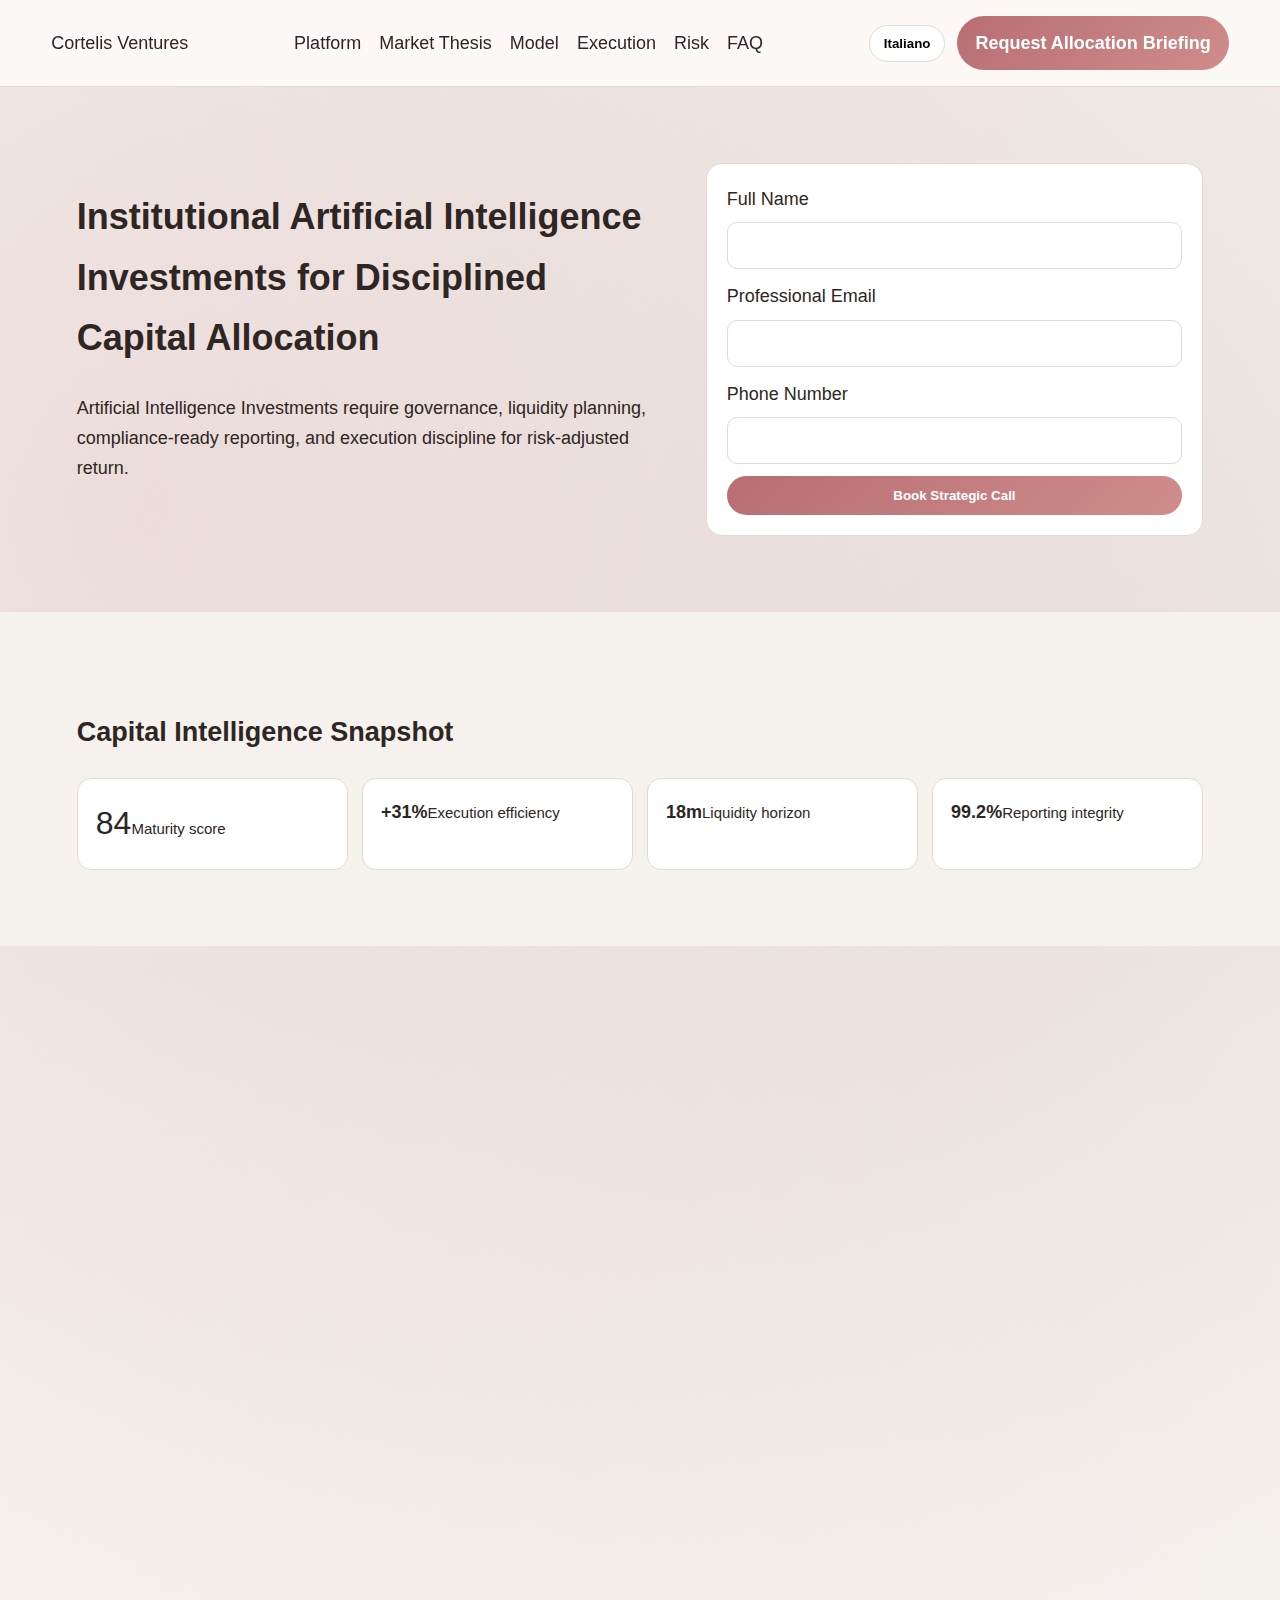
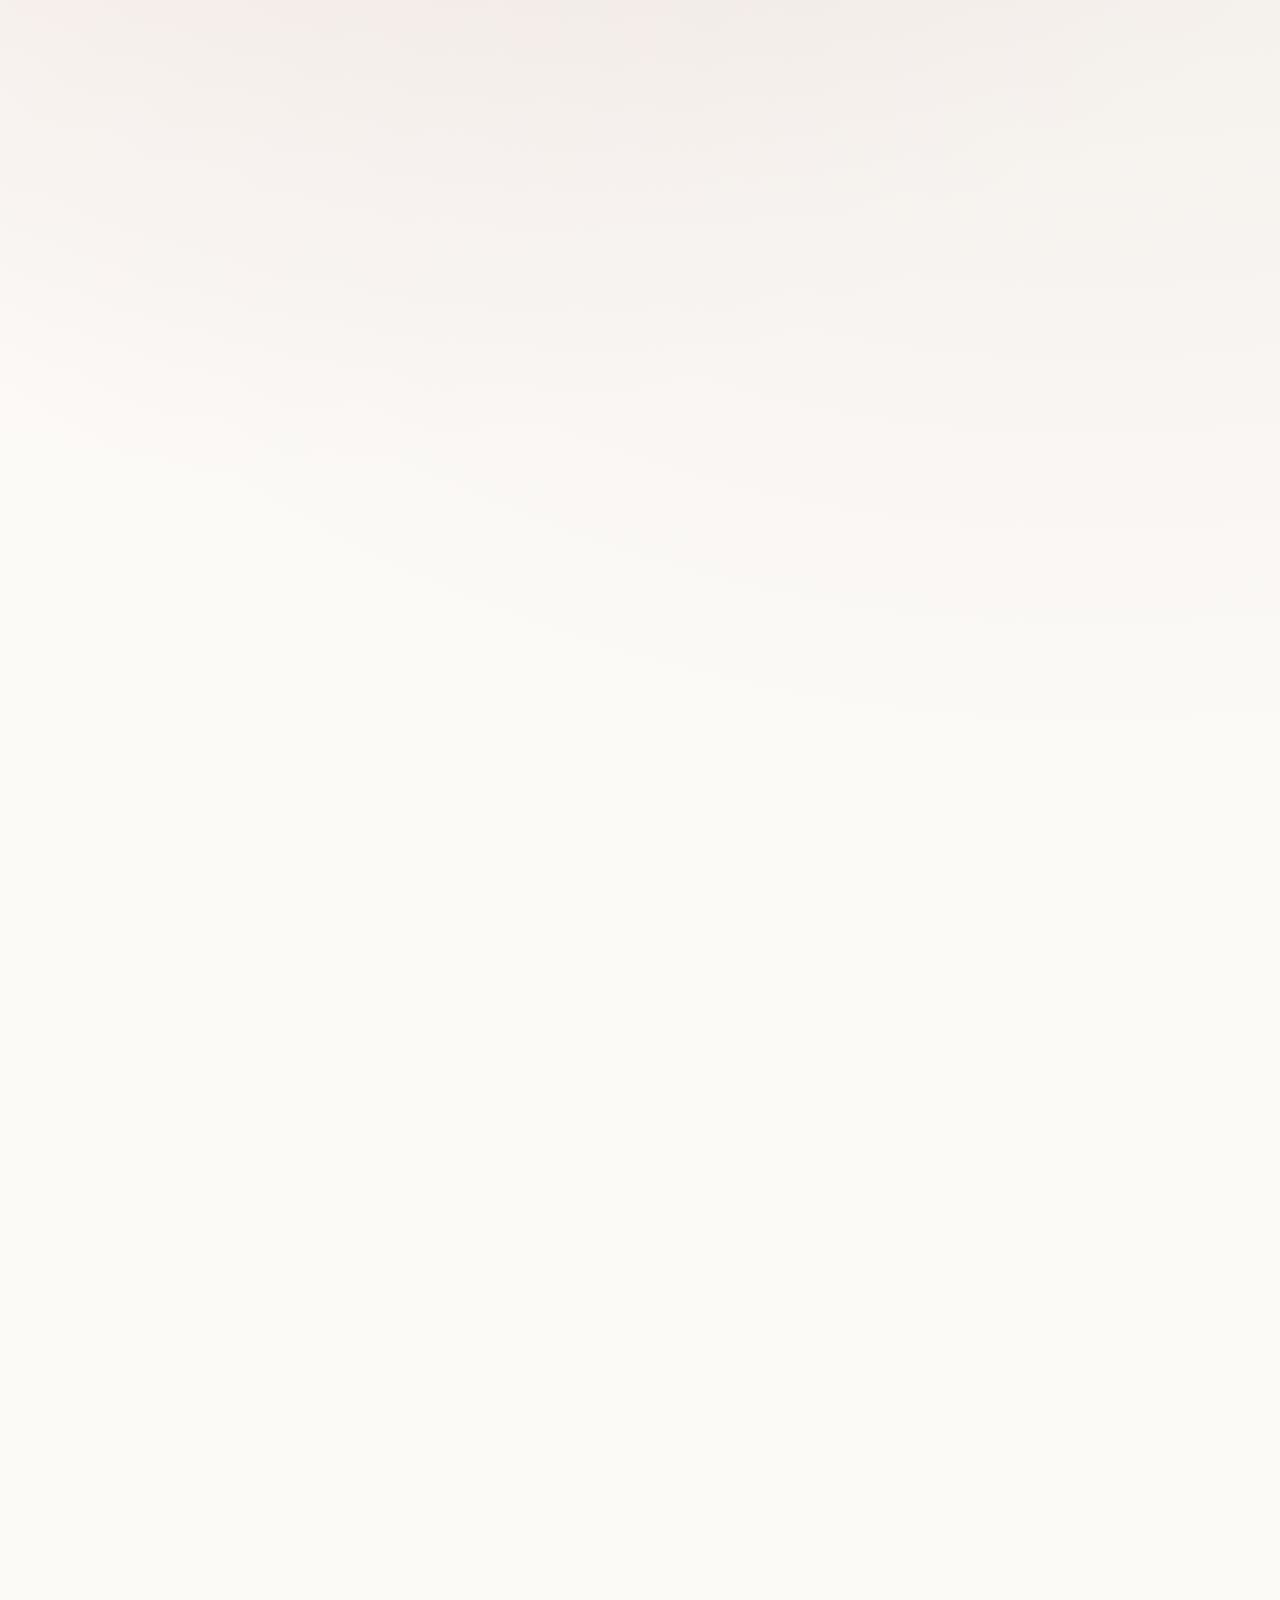
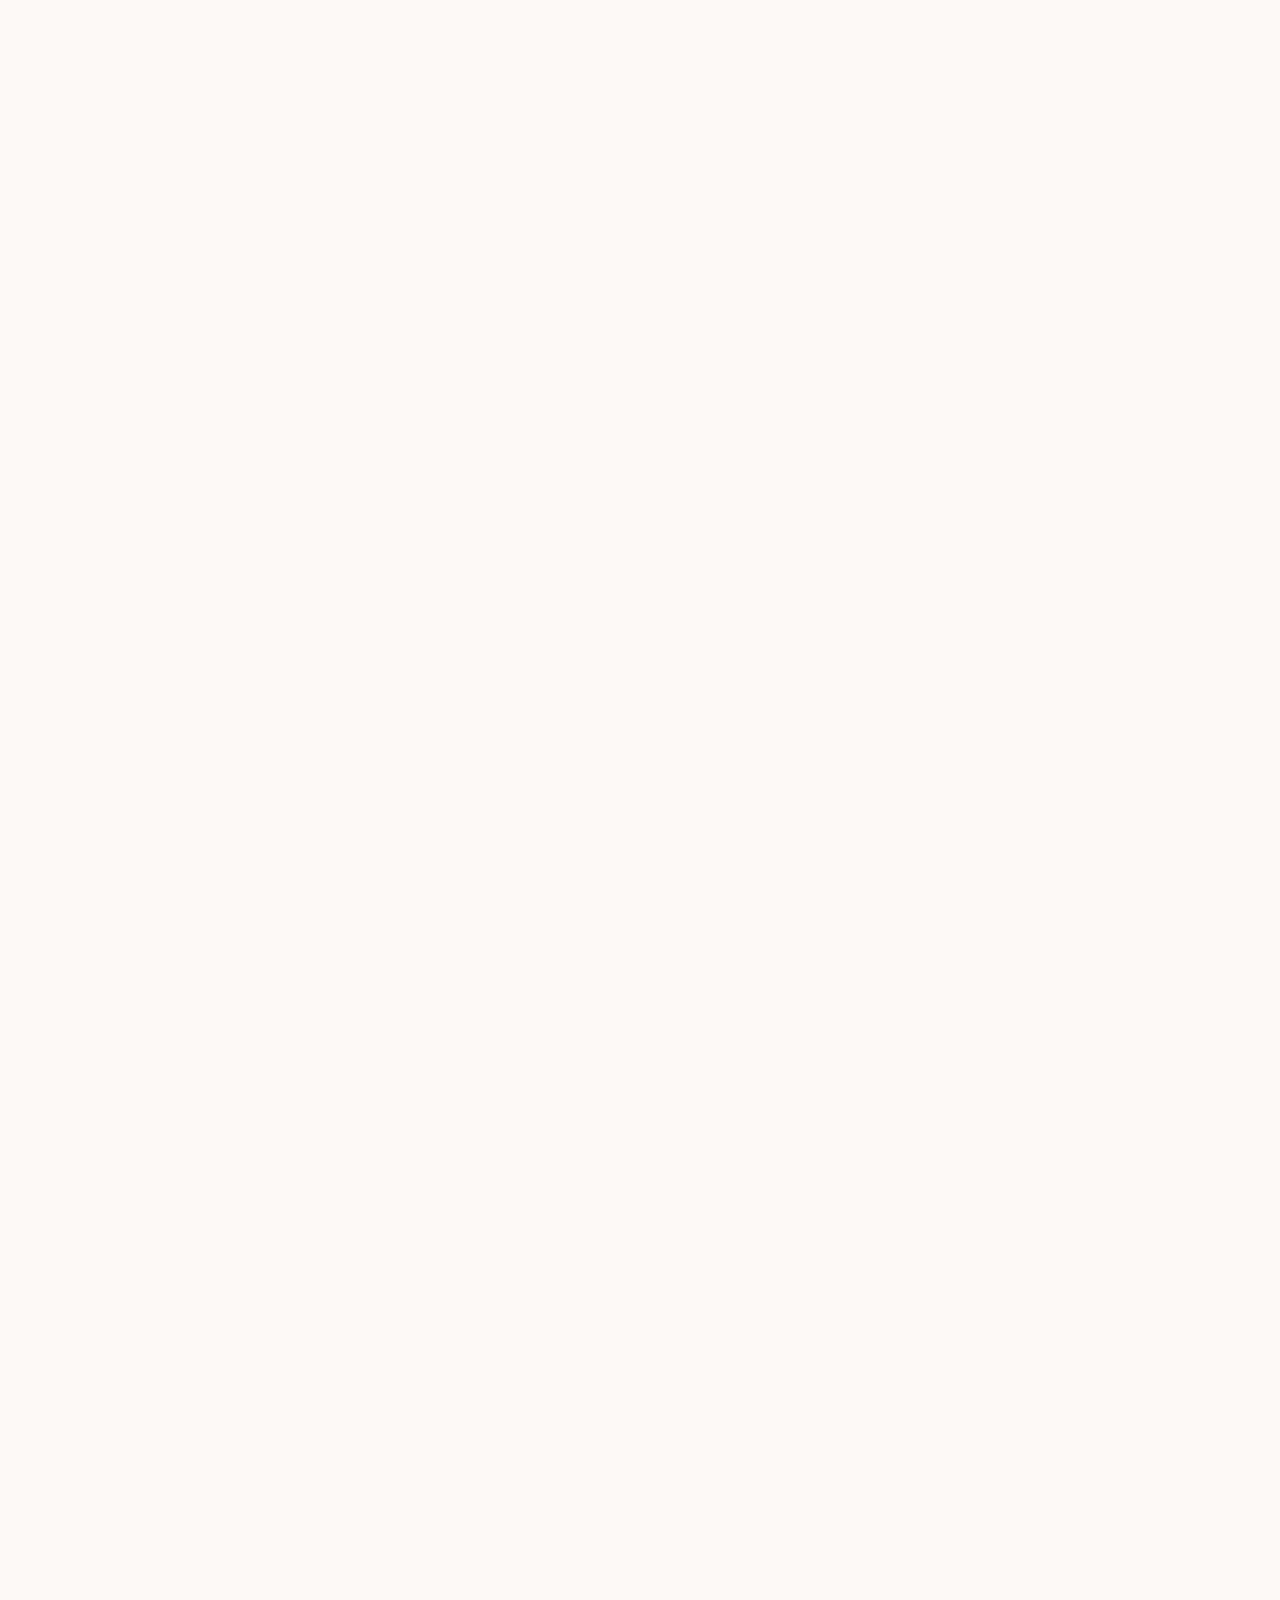
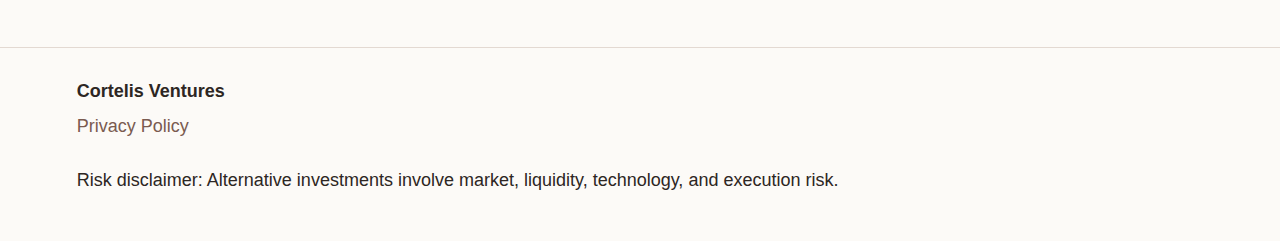
<file: it/index.html>
<!doctype html><html lang="it"><head><meta charset="UTF-8"><meta name="viewport" content="width=device-width, initial-scale=1.0"><title>Cortelis Ventures | Investimenti istituzionali in IA</title><meta name="description" content="Cortelis Ventures | Investimenti istituzionali in IA"><link rel="canonical" href="https://cortelisventures.com/it/index.html"><link rel="stylesheet" href="../assets/style.css"><script defer src="../assets/app.js"></script></head><body><header class="site-header"><div class="brand">Cortelis Ventures</div><nav class="desktop-nav"><a href="#platform">Platform</a><a href="#market">Market Thesis</a><a href="#model">Model</a><a href="#process">Execution</a><a href="#risk">Risk</a><a href="#faq">FAQ</a></nav><div class="header-actions"><div class="lang-wrap"><button class="lang-toggle" aria-expanded="false">Italiano</button><div class="lang-menu"><a href="index.html"><span class="flag-svg"><svg viewBox="0 0 60 40"><rect width="60" height="40" fill="#012169"/><path d="M30 0v40M0 20h60" stroke="#fff" stroke-width="10"/><path d="M30 0v40M0 20h60" stroke="#c8102e" stroke-width="6"/></svg></span>English</a>
<a href="de/index.html"><span class="flag-svg"><svg viewBox="0 0 60 40"><rect width="60" height="13.33"/><rect y="13.33" width="60" height="13.33" fill="#d00"/><rect y="26.66" width="60" height="13.34" fill="#fc0"/></svg></span>Deutsch</a>
<a href="fr/index.html"><span class="flag-svg"><svg viewBox="0 0 60 40"><rect width="20" height="40" fill="#05a"/><rect x="20" width="20" height="40" fill="#fff"/><rect x="40" width="20" height="40" fill="#f44"/></svg></span>Français</a>
<a href="es/index.html"><span class="flag-svg"><svg viewBox="0 0 60 40"><rect width="60" height="40" fill="#aa151b"/><rect y="10" width="60" height="20" fill="#f1bf00"/></svg></span>Español</a>
<a href="it/index.html"><span class="flag-svg"><svg viewBox="0 0 60 40"><rect width="20" height="40" fill="#009246"/><rect x="20" width="20" height="40" fill="#fff"/><rect x="40" width="20" height="40" fill="#ce2b37"/></svg></span>Italiano</a>
<a href="tr/index.html"><span class="flag-svg"><svg viewBox="0 0 60 40"><rect width="60" height="40" fill="#e30a17"/><circle cx="24" cy="20" r="9" fill="#fff"/><circle cx="27" cy="20" r="7" fill="#e30a17"/></svg></span>Türkçe</a>
<a href="pt/index.html"><span class="flag-svg"><svg viewBox="0 0 60 40"><rect width="24" height="40" fill="#060"/><rect x="24" width="36" height="40" fill="#f00"/></svg></span>Português</a>
<a href="jp/index.html"><span class="flag-svg"><svg viewBox="0 0 60 40"><rect width="60" height="40" fill="#fff"/><circle cx="30" cy="20" r="10" fill="#bc002d"/></svg></span>日本語</a>
<a href="sk/index.html"><span class="flag-svg"><svg viewBox="0 0 60 40"><rect width="60" height="13.33" fill="#fff"/><rect y="13.33" width="60" height="13.33" fill="#0b4ea2"/><rect y="26.66" width="60" height="13.34" fill="#ee1c25"/></svg></span>Slovenčina</a>
<a href="be/index.html"><span class="flag-svg"><svg viewBox="0 0 60 40"><rect width="20" height="40" fill="#000"/><rect x="20" width="20" height="40" fill="#fd0"/><rect x="40" width="20" height="40" fill="#ef3340"/></svg></span>Nederlands</a></div></div><a class="btn" href="#lead-final">Request Allocation Briefing</a><button class="burger" aria-label="Menu" aria-expanded="false">☰</button></div></header><div class="mobile-drawer" aria-hidden="true"><button class="drawer-close" aria-label="Close">×</button><nav><a href="#platform">Platform</a><a href="#market">Market Thesis</a><a href="#model">Model</a><a href="#process">Execution</a><a href="#risk">Risk</a><a href="#faq">FAQ</a></nav><div class="lang-wrap"><button class="lang-toggle" aria-expanded="false">Italiano</button><div class="lang-menu"><a href="index.html"><span class="flag-svg"><svg viewBox="0 0 60 40"><rect width="60" height="40" fill="#012169"/><path d="M30 0v40M0 20h60" stroke="#fff" stroke-width="10"/><path d="M30 0v40M0 20h60" stroke="#c8102e" stroke-width="6"/></svg></span>English</a>
<a href="de/index.html"><span class="flag-svg"><svg viewBox="0 0 60 40"><rect width="60" height="13.33"/><rect y="13.33" width="60" height="13.33" fill="#d00"/><rect y="26.66" width="60" height="13.34" fill="#fc0"/></svg></span>Deutsch</a>
<a href="fr/index.html"><span class="flag-svg"><svg viewBox="0 0 60 40"><rect width="20" height="40" fill="#05a"/><rect x="20" width="20" height="40" fill="#fff"/><rect x="40" width="20" height="40" fill="#f44"/></svg></span>Français</a>
<a href="es/index.html"><span class="flag-svg"><svg viewBox="0 0 60 40"><rect width="60" height="40" fill="#aa151b"/><rect y="10" width="60" height="20" fill="#f1bf00"/></svg></span>Español</a>
<a href="it/index.html"><span class="flag-svg"><svg viewBox="0 0 60 40"><rect width="20" height="40" fill="#009246"/><rect x="20" width="20" height="40" fill="#fff"/><rect x="40" width="20" height="40" fill="#ce2b37"/></svg></span>Italiano</a>
<a href="tr/index.html"><span class="flag-svg"><svg viewBox="0 0 60 40"><rect width="60" height="40" fill="#e30a17"/><circle cx="24" cy="20" r="9" fill="#fff"/><circle cx="27" cy="20" r="7" fill="#e30a17"/></svg></span>Türkçe</a>
<a href="pt/index.html"><span class="flag-svg"><svg viewBox="0 0 60 40"><rect width="24" height="40" fill="#060"/><rect x="24" width="36" height="40" fill="#f00"/></svg></span>Português</a>
<a href="jp/index.html"><span class="flag-svg"><svg viewBox="0 0 60 40"><rect width="60" height="40" fill="#fff"/><circle cx="30" cy="20" r="10" fill="#bc002d"/></svg></span>日本語</a>
<a href="sk/index.html"><span class="flag-svg"><svg viewBox="0 0 60 40"><rect width="60" height="13.33" fill="#fff"/><rect y="13.33" width="60" height="13.33" fill="#0b4ea2"/><rect y="26.66" width="60" height="13.34" fill="#ee1c25"/></svg></span>Slovenčina</a>
<a href="be/index.html"><span class="flag-svg"><svg viewBox="0 0 60 40"><rect width="20" height="40" fill="#000"/><rect x="20" width="20" height="40" fill="#fd0"/><rect x="40" width="20" height="40" fill="#ef3340"/></svg></span>Nederlands</a></div></div><a class="btn" href="#lead-final">Request Allocation Briefing</a></div><main><section class="hero reveal" id="platform"><div><h1>Institutional Artificial Intelligence Investments for Disciplined Capital Allocation</h1><p>Artificial Intelligence Investments require governance, liquidity planning, compliance-ready reporting, and execution discipline for risk-adjusted return.</p></div><form class="lead-form"><label>Full Name<input required></label><label>Professional Email<input type="email" required></label><label>Phone Number<input required></label><button class="btn" type="submit">Book Strategic Call</button></form></section><section class="kpi-strip reveal"><h2>Capital Intelligence Snapshot</h2><div class="kpi-panel"><div><span>84</span><small>Maturity score</small></div><div><strong>+31%</strong><small>Execution efficiency</small></div><div><strong>18m</strong><small>Liquidity horizon</small></div><div><strong>99.2%</strong><small>Reporting integrity</small></div></div></section><section class="market reveal alt" id="market"><div><h2>Why the AI Allocation Window Matters Now</h2><h3>Artificial Intelligence Investments: structural demand and constrained supply</h3><p>Context, comparison, interpretation, and investor implication are integrated into every allocation narrative.</p></div><div class="dual-chart"><div class="bar market-bar"><span>Market 1.0x</span></div><div class="bar us-bar"><span>Cortelis 1.7x</span></div></div></section><section class="model reveal" id="model"><h2>Allocation Model by Capital Layer</h2><div class="stacked"><span style="width:30%">Core</span><span style="width:25%">Growth</span><span style="width:20%">Applied</span><span style="width:15%">Infrastructure</span><span style="width:10%">Buffer</span></div></section><section class="process reveal alt" id="process"><h2>Execution Timeline With Quantified Deliverables</h2><ol class="timeline"><li><strong>30d</strong><p>Mandate calibration</p></li><li><strong>60d</strong><p>Pipeline qualification</p></li><li><strong>90d</strong><p>Committee package</p></li><li><strong>120d</strong><p>Reporting loop</p></li></ol></section><section class="metrics reveal"><div><h2>Operational Quality Indicators</h2><p>Ring indicators benchmark governance, liquidity, and compliance thresholds.</p></div><div class="rings"><div class="ring" style="--pct:82"><span>82%</span><small>Governance</small></div><div class="ring" style="--pct:88"><span>88%</span><small>Liquidity</small></div><div class="ring" style="--pct:91"><span>91%</span><small>Compliance</small></div></div></section><section class="insights reveal alt" id="insights"><h2>Value Driver Waterfall</h2><div class="waterfall"><div><b>+12</b><small>Data advantage</small></div><div><b>+9</b><small>Execution speed</small></div><div><b>+7</b><small>Governance lift</small></div><div><b>-4</b><small>Market friction</small></div><div class="total"><b>+24</b><small>Net alpha basis</small></div></div></section><section class="risk reveal dark" id="risk"><h2>Risk Matrix and Mitigation Commitments</h2><div class="risk-matrix"><span>Low impact/Low probability</span><span>High impact/Low probability</span><span>Low impact/High probability</span><span>High impact/High probability</span></div></section><section class="reviews reveal"><h2>Investor Reviews</h2><div class="review-grid"><article class="review-card"><div class="review-head"><span class="avatar">AR</span><strong>Aline Rousseau</strong><span class="verified">VERIFIED</span></div><p class="review-meta">Chief Investment Officer · Paris</p><p>Execution governance improved committee confidence.</p></article><article class="review-card"><div class="review-head"><span class="avatar">LM</span><strong>Lukas Meyer</strong><span class="verified">VERIFIED</span></div><p class="review-meta">Portfolio Director · Zürich</p><p>Reporting cadence reduced operational blind spots.</p></article><article class="review-card"><div class="review-head"><span class="avatar">SN</span><strong>Sofia Navarro</strong><span class="verified">VERIFIED</span></div><p class="review-meta">Head of Alternatives · Madrid</p><p>Scenario transparency improved mandate fit decisions.</p></article><article class="review-card"><div class="review-head"><span class="avatar">DK</span><strong>David Klein</strong><span class="verified">VERIFIED</span></div><p class="review-meta">Institutional Advisor · London</p><p>Strong balance between technical depth and board communication.</p></article></div></section><section class="faq reveal alt" id="faq"><h2>Frequently Asked Questions</h2><div class="faq-item"><button class="faq-q" aria-expanded="false">How do you evaluate mandate fit?</button><div class="faq-a"><p>Through quantitative thresholds and governance checkpoints.</p></div></div><div class="faq-item"><button class="faq-q" aria-expanded="false">What reporting cadence is provided?</button><div class="faq-a"><p>Monthly executive summaries and quarterly deep reporting.</p></div></div><div class="faq-item"><button class="faq-q" aria-expanded="false">How is liquidity modeled?</button><div class="faq-a"><p>By sleeve, scenario stress, and redemption capacity.</p></div></div><div class="faq-item"><button class="faq-q" aria-expanded="false">How do you govern model risk?</button><div class="faq-a"><p>Independent validation and adverse scenario testing.</p></div></div><div class="faq-item"><button class="faq-q" aria-expanded="false">What compliance documentation is included?</button><div class="faq-a"><p>Due diligence packs and policy mapping artefacts.</p></div></div><div class="faq-item"><button class="faq-q" aria-expanded="false">How quickly can capital be deployed?</button><div class="faq-a"><p>Deployment begins after governance approval milestones.</p></div></div><div class="faq-item"><button class="faq-q" aria-expanded="false">How do downside scenarios affect allocation?</button><div class="faq-a"><p>Risk bands trigger rebalancing and liquidity protection.</p></div></div></section><section class="final-cta reveal" id="lead-final"><div><h2>Position Your Mandate for the Next AI Cycle</h2><p>Cortelis Ventures | Investimenti istituzionali in IA</p></div><form class="lead-form"><label>Full Name<input required></label><label>Professional Email<input type="email" required></label><label>Phone Number<input required></label><button class="btn" type="submit">Book Strategic Call</button></form></section></main><footer><strong>Cortelis Ventures</strong><button class="privacy-link">Privacy Policy</button><p>Risk disclaimer: Alternative investments involve market, liquidity, technology, and execution risk.</p></footer><div class="modal" aria-hidden="true"><div class="modal-box" role="dialog" aria-modal="true"><button class="modal-x" aria-label="X">×</button><h2>Privacy Policy</h2><div class="modal-scroll"><h3>Introduction</h3><p>Institutional privacy framework overview.</p><h3>Data collection</h3><p>Only essential lead data is processed.</p><h3>Legal basis</h3><p>Consent and legitimate interest apply.</p><h3>Cookies</h3><p>Essential and analytics cookies are used.</p><h3>Retention</h3><p>Records follow compliance retention schedules.</p><h3>Third-party sharing</h3><p>Sharing is restricted to contracted processors.</p><h3>Security</h3><p>Encryption, access control, and logging.</p><h3>User rights</h3><p>Access, correction, and deletion rights are supported.</p><h3>International transfers</h3><p>Contractual safeguards protect transfers.</p><h3>Industry risk disclosure</h3><p>AI investments include market and model risk.</p><h3>Contact</h3><p>privacy@cortelisventures.com</p></div><div class="modal-foot"><button class="modal-close">Close</button></div></div></div><script type="application/ld+json">{"@context":"https://schema.org","@type":"Organization","name":"Cortelis Ventures","url":"https://cortelisventures.com/it/index.html"}</script></body></html>
</file>
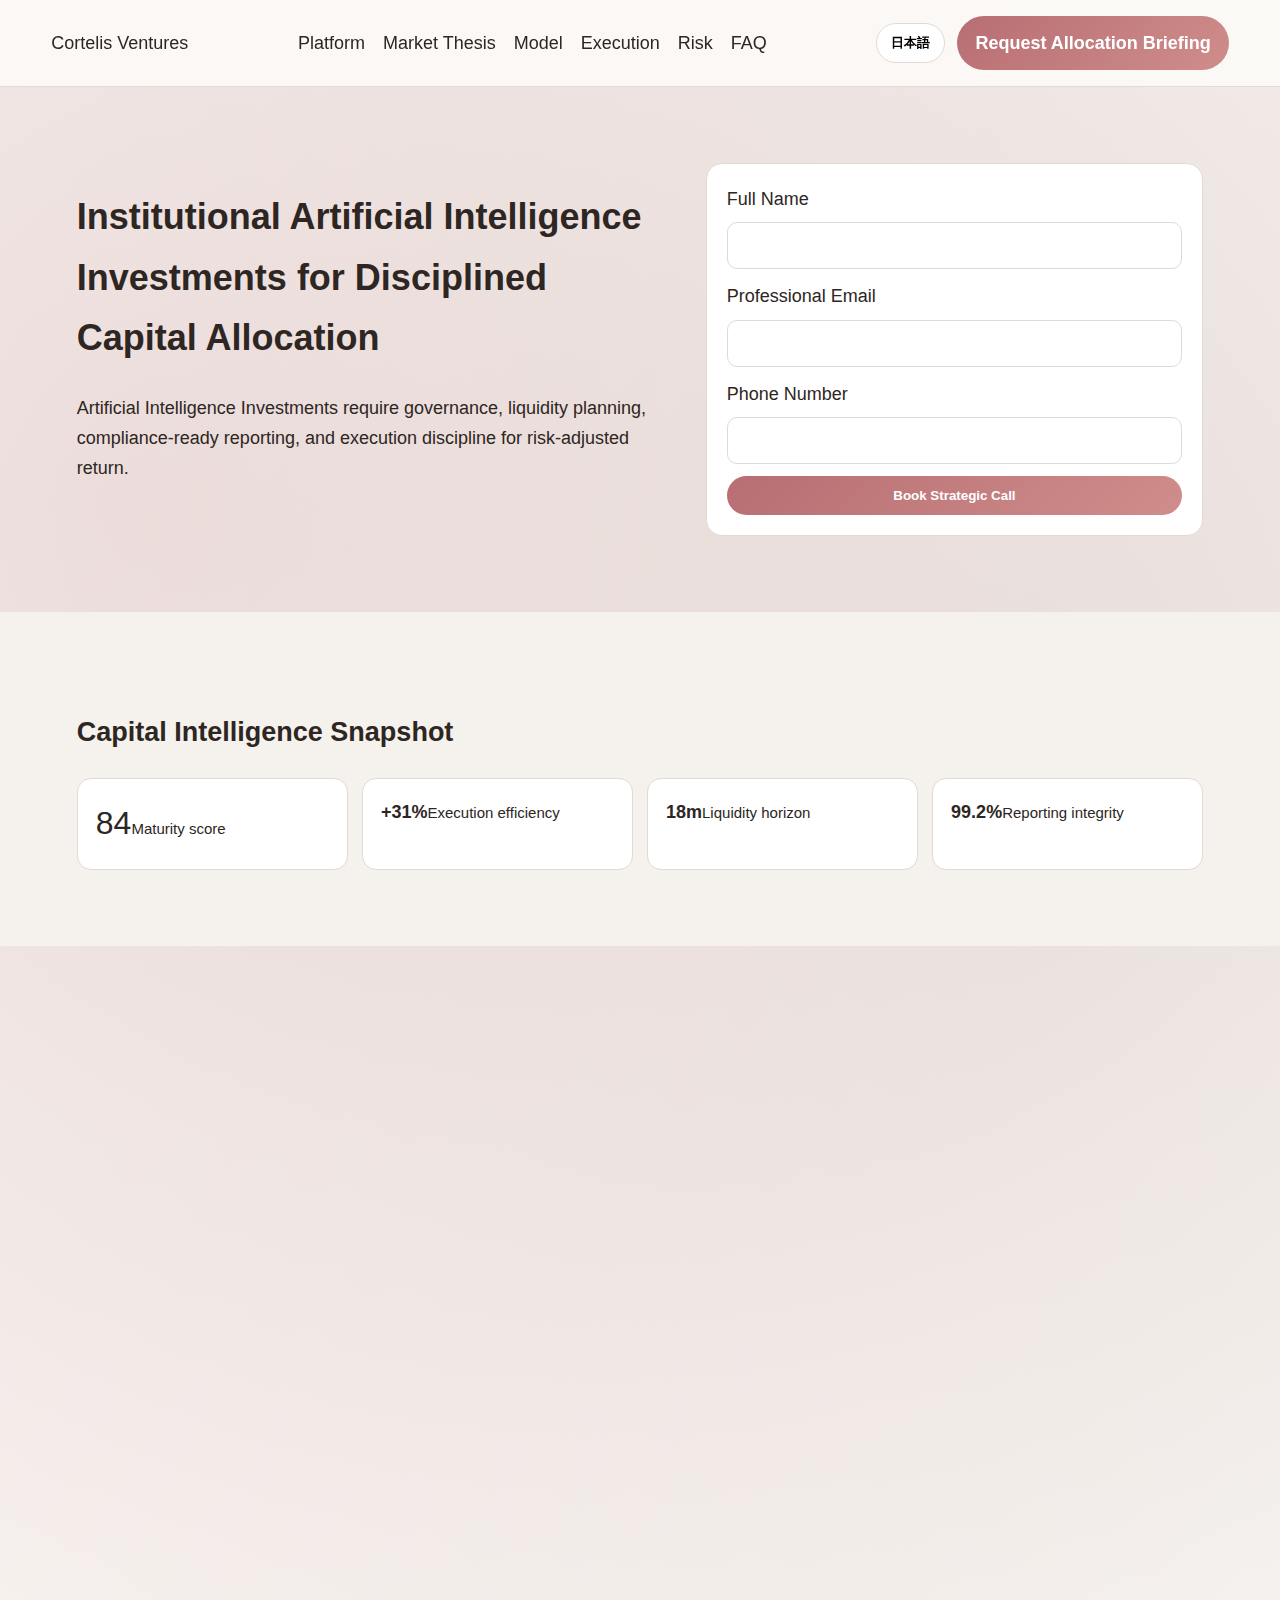
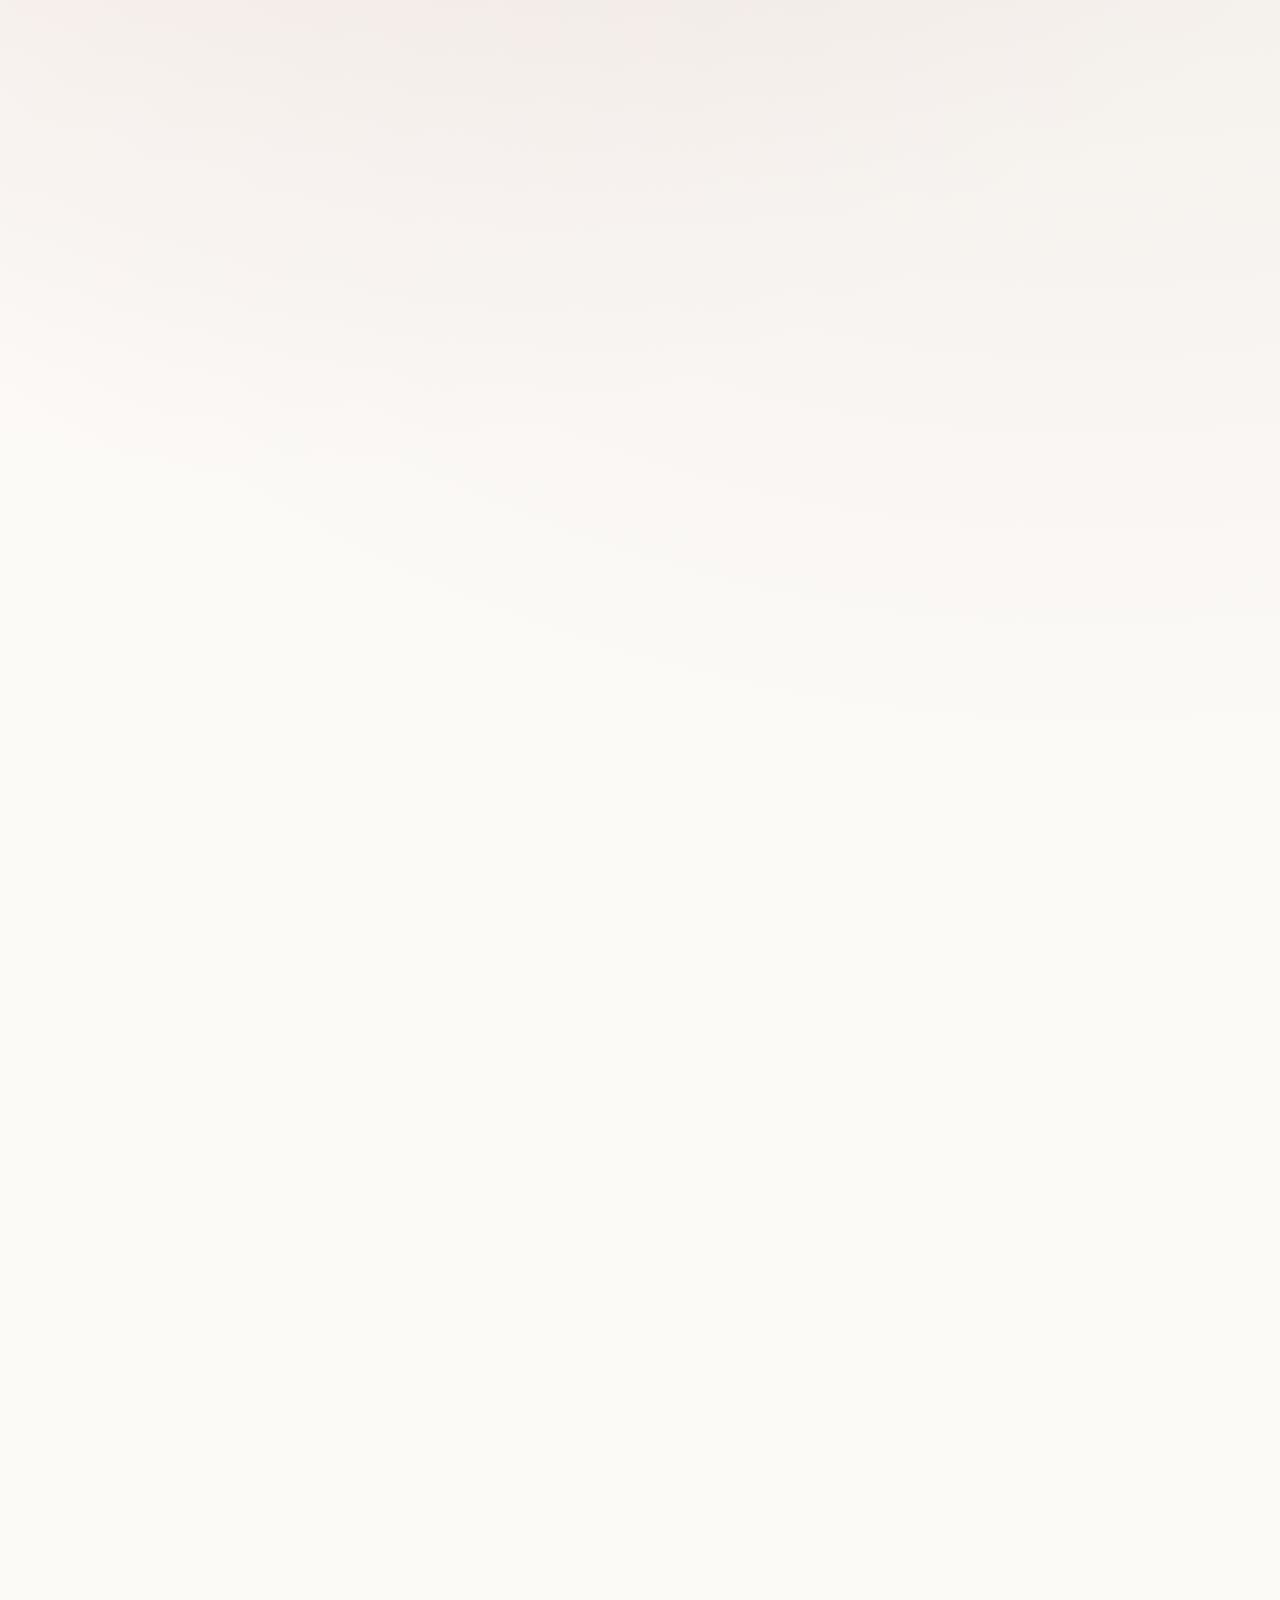
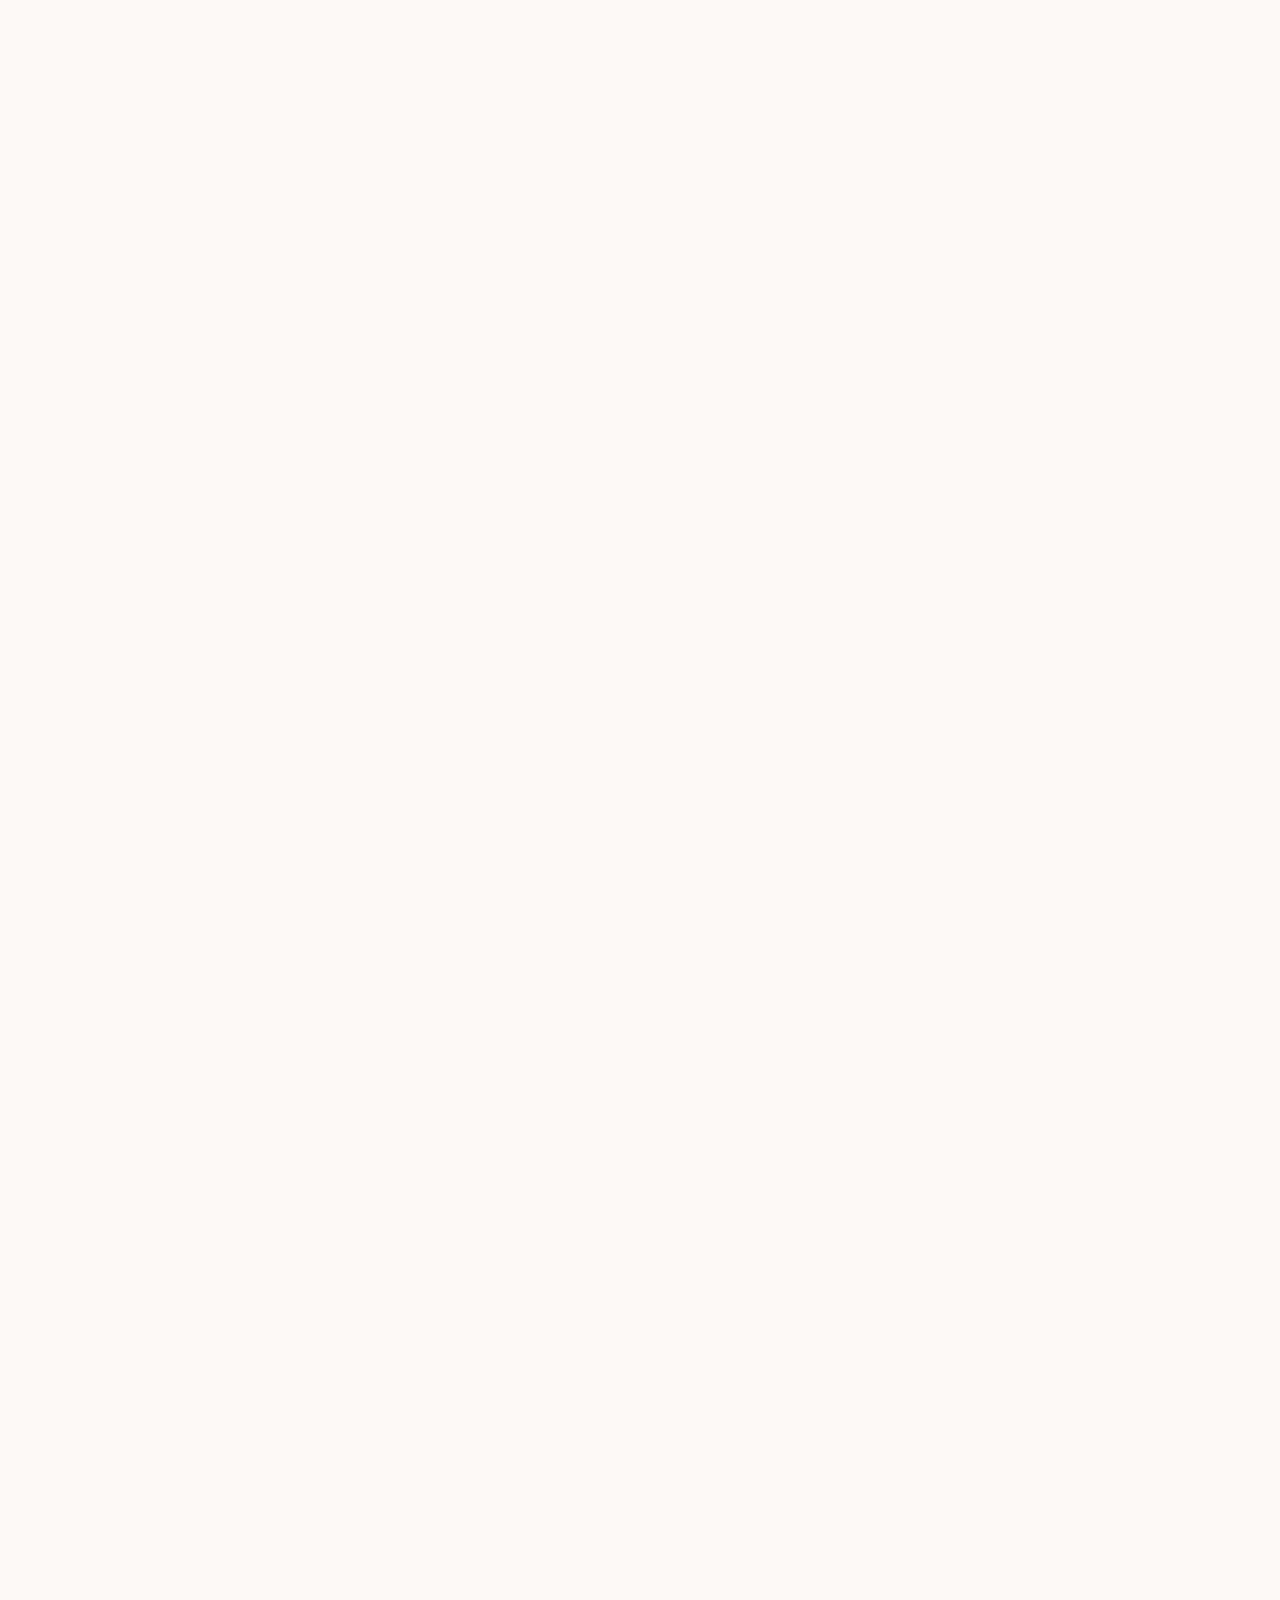
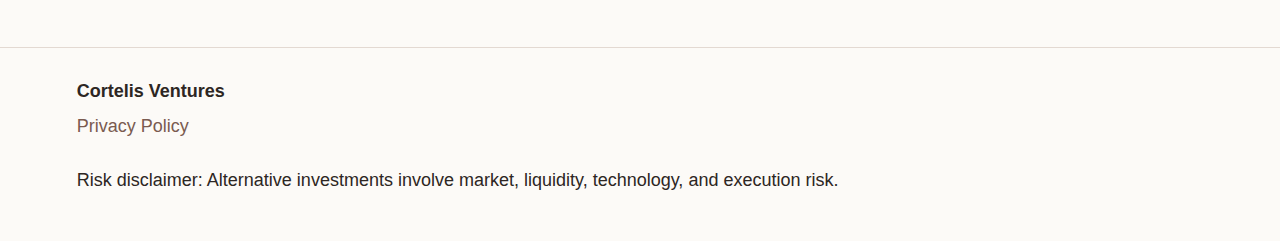
<file: jp/index.html>
<!doctype html><html lang="jp"><head><meta charset="UTF-8"><meta name="viewport" content="width=device-width, initial-scale=1.0"><title>Cortelis Ventures | 機関投資家向けAI投資</title><meta name="description" content="Cortelis Ventures | 機関投資家向けAI投資"><link rel="canonical" href="https://cortelisventures.com/jp/index.html"><link rel="stylesheet" href="../assets/style.css"><script defer src="../assets/app.js"></script></head><body><header class="site-header"><div class="brand">Cortelis Ventures</div><nav class="desktop-nav"><a href="#platform">Platform</a><a href="#market">Market Thesis</a><a href="#model">Model</a><a href="#process">Execution</a><a href="#risk">Risk</a><a href="#faq">FAQ</a></nav><div class="header-actions"><div class="lang-wrap"><button class="lang-toggle" aria-expanded="false">日本語</button><div class="lang-menu"><a href="index.html"><span class="flag-svg"><svg viewBox="0 0 60 40"><rect width="60" height="40" fill="#012169"/><path d="M30 0v40M0 20h60" stroke="#fff" stroke-width="10"/><path d="M30 0v40M0 20h60" stroke="#c8102e" stroke-width="6"/></svg></span>English</a>
<a href="de/index.html"><span class="flag-svg"><svg viewBox="0 0 60 40"><rect width="60" height="13.33"/><rect y="13.33" width="60" height="13.33" fill="#d00"/><rect y="26.66" width="60" height="13.34" fill="#fc0"/></svg></span>Deutsch</a>
<a href="fr/index.html"><span class="flag-svg"><svg viewBox="0 0 60 40"><rect width="20" height="40" fill="#05a"/><rect x="20" width="20" height="40" fill="#fff"/><rect x="40" width="20" height="40" fill="#f44"/></svg></span>Français</a>
<a href="es/index.html"><span class="flag-svg"><svg viewBox="0 0 60 40"><rect width="60" height="40" fill="#aa151b"/><rect y="10" width="60" height="20" fill="#f1bf00"/></svg></span>Español</a>
<a href="it/index.html"><span class="flag-svg"><svg viewBox="0 0 60 40"><rect width="20" height="40" fill="#009246"/><rect x="20" width="20" height="40" fill="#fff"/><rect x="40" width="20" height="40" fill="#ce2b37"/></svg></span>Italiano</a>
<a href="tr/index.html"><span class="flag-svg"><svg viewBox="0 0 60 40"><rect width="60" height="40" fill="#e30a17"/><circle cx="24" cy="20" r="9" fill="#fff"/><circle cx="27" cy="20" r="7" fill="#e30a17"/></svg></span>Türkçe</a>
<a href="pt/index.html"><span class="flag-svg"><svg viewBox="0 0 60 40"><rect width="24" height="40" fill="#060"/><rect x="24" width="36" height="40" fill="#f00"/></svg></span>Português</a>
<a href="jp/index.html"><span class="flag-svg"><svg viewBox="0 0 60 40"><rect width="60" height="40" fill="#fff"/><circle cx="30" cy="20" r="10" fill="#bc002d"/></svg></span>日本語</a>
<a href="sk/index.html"><span class="flag-svg"><svg viewBox="0 0 60 40"><rect width="60" height="13.33" fill="#fff"/><rect y="13.33" width="60" height="13.33" fill="#0b4ea2"/><rect y="26.66" width="60" height="13.34" fill="#ee1c25"/></svg></span>Slovenčina</a>
<a href="be/index.html"><span class="flag-svg"><svg viewBox="0 0 60 40"><rect width="20" height="40" fill="#000"/><rect x="20" width="20" height="40" fill="#fd0"/><rect x="40" width="20" height="40" fill="#ef3340"/></svg></span>Nederlands</a></div></div><a class="btn" href="#lead-final">Request Allocation Briefing</a><button class="burger" aria-label="Menu" aria-expanded="false">☰</button></div></header><div class="mobile-drawer" aria-hidden="true"><button class="drawer-close" aria-label="Close">×</button><nav><a href="#platform">Platform</a><a href="#market">Market Thesis</a><a href="#model">Model</a><a href="#process">Execution</a><a href="#risk">Risk</a><a href="#faq">FAQ</a></nav><div class="lang-wrap"><button class="lang-toggle" aria-expanded="false">日本語</button><div class="lang-menu"><a href="index.html"><span class="flag-svg"><svg viewBox="0 0 60 40"><rect width="60" height="40" fill="#012169"/><path d="M30 0v40M0 20h60" stroke="#fff" stroke-width="10"/><path d="M30 0v40M0 20h60" stroke="#c8102e" stroke-width="6"/></svg></span>English</a>
<a href="de/index.html"><span class="flag-svg"><svg viewBox="0 0 60 40"><rect width="60" height="13.33"/><rect y="13.33" width="60" height="13.33" fill="#d00"/><rect y="26.66" width="60" height="13.34" fill="#fc0"/></svg></span>Deutsch</a>
<a href="fr/index.html"><span class="flag-svg"><svg viewBox="0 0 60 40"><rect width="20" height="40" fill="#05a"/><rect x="20" width="20" height="40" fill="#fff"/><rect x="40" width="20" height="40" fill="#f44"/></svg></span>Français</a>
<a href="es/index.html"><span class="flag-svg"><svg viewBox="0 0 60 40"><rect width="60" height="40" fill="#aa151b"/><rect y="10" width="60" height="20" fill="#f1bf00"/></svg></span>Español</a>
<a href="it/index.html"><span class="flag-svg"><svg viewBox="0 0 60 40"><rect width="20" height="40" fill="#009246"/><rect x="20" width="20" height="40" fill="#fff"/><rect x="40" width="20" height="40" fill="#ce2b37"/></svg></span>Italiano</a>
<a href="tr/index.html"><span class="flag-svg"><svg viewBox="0 0 60 40"><rect width="60" height="40" fill="#e30a17"/><circle cx="24" cy="20" r="9" fill="#fff"/><circle cx="27" cy="20" r="7" fill="#e30a17"/></svg></span>Türkçe</a>
<a href="pt/index.html"><span class="flag-svg"><svg viewBox="0 0 60 40"><rect width="24" height="40" fill="#060"/><rect x="24" width="36" height="40" fill="#f00"/></svg></span>Português</a>
<a href="jp/index.html"><span class="flag-svg"><svg viewBox="0 0 60 40"><rect width="60" height="40" fill="#fff"/><circle cx="30" cy="20" r="10" fill="#bc002d"/></svg></span>日本語</a>
<a href="sk/index.html"><span class="flag-svg"><svg viewBox="0 0 60 40"><rect width="60" height="13.33" fill="#fff"/><rect y="13.33" width="60" height="13.33" fill="#0b4ea2"/><rect y="26.66" width="60" height="13.34" fill="#ee1c25"/></svg></span>Slovenčina</a>
<a href="be/index.html"><span class="flag-svg"><svg viewBox="0 0 60 40"><rect width="20" height="40" fill="#000"/><rect x="20" width="20" height="40" fill="#fd0"/><rect x="40" width="20" height="40" fill="#ef3340"/></svg></span>Nederlands</a></div></div><a class="btn" href="#lead-final">Request Allocation Briefing</a></div><main><section class="hero reveal" id="platform"><div><h1>Institutional Artificial Intelligence Investments for Disciplined Capital Allocation</h1><p>Artificial Intelligence Investments require governance, liquidity planning, compliance-ready reporting, and execution discipline for risk-adjusted return.</p></div><form class="lead-form"><label>Full Name<input required></label><label>Professional Email<input type="email" required></label><label>Phone Number<input required></label><button class="btn" type="submit">Book Strategic Call</button></form></section><section class="kpi-strip reveal"><h2>Capital Intelligence Snapshot</h2><div class="kpi-panel"><div><span>84</span><small>Maturity score</small></div><div><strong>+31%</strong><small>Execution efficiency</small></div><div><strong>18m</strong><small>Liquidity horizon</small></div><div><strong>99.2%</strong><small>Reporting integrity</small></div></div></section><section class="market reveal alt" id="market"><div><h2>Why the AI Allocation Window Matters Now</h2><h3>Artificial Intelligence Investments: structural demand and constrained supply</h3><p>Context, comparison, interpretation, and investor implication are integrated into every allocation narrative.</p></div><div class="dual-chart"><div class="bar market-bar"><span>Market 1.0x</span></div><div class="bar us-bar"><span>Cortelis 1.7x</span></div></div></section><section class="model reveal" id="model"><h2>Allocation Model by Capital Layer</h2><div class="stacked"><span style="width:30%">Core</span><span style="width:25%">Growth</span><span style="width:20%">Applied</span><span style="width:15%">Infrastructure</span><span style="width:10%">Buffer</span></div></section><section class="process reveal alt" id="process"><h2>Execution Timeline With Quantified Deliverables</h2><ol class="timeline"><li><strong>30d</strong><p>Mandate calibration</p></li><li><strong>60d</strong><p>Pipeline qualification</p></li><li><strong>90d</strong><p>Committee package</p></li><li><strong>120d</strong><p>Reporting loop</p></li></ol></section><section class="metrics reveal"><div><h2>Operational Quality Indicators</h2><p>Ring indicators benchmark governance, liquidity, and compliance thresholds.</p></div><div class="rings"><div class="ring" style="--pct:82"><span>82%</span><small>Governance</small></div><div class="ring" style="--pct:88"><span>88%</span><small>Liquidity</small></div><div class="ring" style="--pct:91"><span>91%</span><small>Compliance</small></div></div></section><section class="insights reveal alt" id="insights"><h2>Value Driver Waterfall</h2><div class="waterfall"><div><b>+12</b><small>Data advantage</small></div><div><b>+9</b><small>Execution speed</small></div><div><b>+7</b><small>Governance lift</small></div><div><b>-4</b><small>Market friction</small></div><div class="total"><b>+24</b><small>Net alpha basis</small></div></div></section><section class="risk reveal dark" id="risk"><h2>Risk Matrix and Mitigation Commitments</h2><div class="risk-matrix"><span>Low impact/Low probability</span><span>High impact/Low probability</span><span>Low impact/High probability</span><span>High impact/High probability</span></div></section><section class="reviews reveal"><h2>Investor Reviews</h2><div class="review-grid"><article class="review-card"><div class="review-head"><span class="avatar">AR</span><strong>Aline Rousseau</strong><span class="verified">VERIFIED</span></div><p class="review-meta">Chief Investment Officer · Paris</p><p>Execution governance improved committee confidence.</p></article><article class="review-card"><div class="review-head"><span class="avatar">LM</span><strong>Lukas Meyer</strong><span class="verified">VERIFIED</span></div><p class="review-meta">Portfolio Director · Zürich</p><p>Reporting cadence reduced operational blind spots.</p></article><article class="review-card"><div class="review-head"><span class="avatar">SN</span><strong>Sofia Navarro</strong><span class="verified">VERIFIED</span></div><p class="review-meta">Head of Alternatives · Madrid</p><p>Scenario transparency improved mandate fit decisions.</p></article><article class="review-card"><div class="review-head"><span class="avatar">DK</span><strong>David Klein</strong><span class="verified">VERIFIED</span></div><p class="review-meta">Institutional Advisor · London</p><p>Strong balance between technical depth and board communication.</p></article></div></section><section class="faq reveal alt" id="faq"><h2>Frequently Asked Questions</h2><div class="faq-item"><button class="faq-q" aria-expanded="false">How do you evaluate mandate fit?</button><div class="faq-a"><p>Through quantitative thresholds and governance checkpoints.</p></div></div><div class="faq-item"><button class="faq-q" aria-expanded="false">What reporting cadence is provided?</button><div class="faq-a"><p>Monthly executive summaries and quarterly deep reporting.</p></div></div><div class="faq-item"><button class="faq-q" aria-expanded="false">How is liquidity modeled?</button><div class="faq-a"><p>By sleeve, scenario stress, and redemption capacity.</p></div></div><div class="faq-item"><button class="faq-q" aria-expanded="false">How do you govern model risk?</button><div class="faq-a"><p>Independent validation and adverse scenario testing.</p></div></div><div class="faq-item"><button class="faq-q" aria-expanded="false">What compliance documentation is included?</button><div class="faq-a"><p>Due diligence packs and policy mapping artefacts.</p></div></div><div class="faq-item"><button class="faq-q" aria-expanded="false">How quickly can capital be deployed?</button><div class="faq-a"><p>Deployment begins after governance approval milestones.</p></div></div><div class="faq-item"><button class="faq-q" aria-expanded="false">How do downside scenarios affect allocation?</button><div class="faq-a"><p>Risk bands trigger rebalancing and liquidity protection.</p></div></div></section><section class="final-cta reveal" id="lead-final"><div><h2>Position Your Mandate for the Next AI Cycle</h2><p>Cortelis Ventures | 機関投資家向けAI投資</p></div><form class="lead-form"><label>Full Name<input required></label><label>Professional Email<input type="email" required></label><label>Phone Number<input required></label><button class="btn" type="submit">Book Strategic Call</button></form></section></main><footer><strong>Cortelis Ventures</strong><button class="privacy-link">Privacy Policy</button><p>Risk disclaimer: Alternative investments involve market, liquidity, technology, and execution risk.</p></footer><div class="modal" aria-hidden="true"><div class="modal-box" role="dialog" aria-modal="true"><button class="modal-x" aria-label="X">×</button><h2>Privacy Policy</h2><div class="modal-scroll"><h3>Introduction</h3><p>Institutional privacy framework overview.</p><h3>Data collection</h3><p>Only essential lead data is processed.</p><h3>Legal basis</h3><p>Consent and legitimate interest apply.</p><h3>Cookies</h3><p>Essential and analytics cookies are used.</p><h3>Retention</h3><p>Records follow compliance retention schedules.</p><h3>Third-party sharing</h3><p>Sharing is restricted to contracted processors.</p><h3>Security</h3><p>Encryption, access control, and logging.</p><h3>User rights</h3><p>Access, correction, and deletion rights are supported.</p><h3>International transfers</h3><p>Contractual safeguards protect transfers.</p><h3>Industry risk disclosure</h3><p>AI investments include market and model risk.</p><h3>Contact</h3><p>privacy@cortelisventures.com</p></div><div class="modal-foot"><button class="modal-close">Close</button></div></div></div><script type="application/ld+json">{"@context":"https://schema.org","@type":"Organization","name":"Cortelis Ventures","url":"https://cortelisventures.com/jp/index.html"}</script></body></html>
</file>
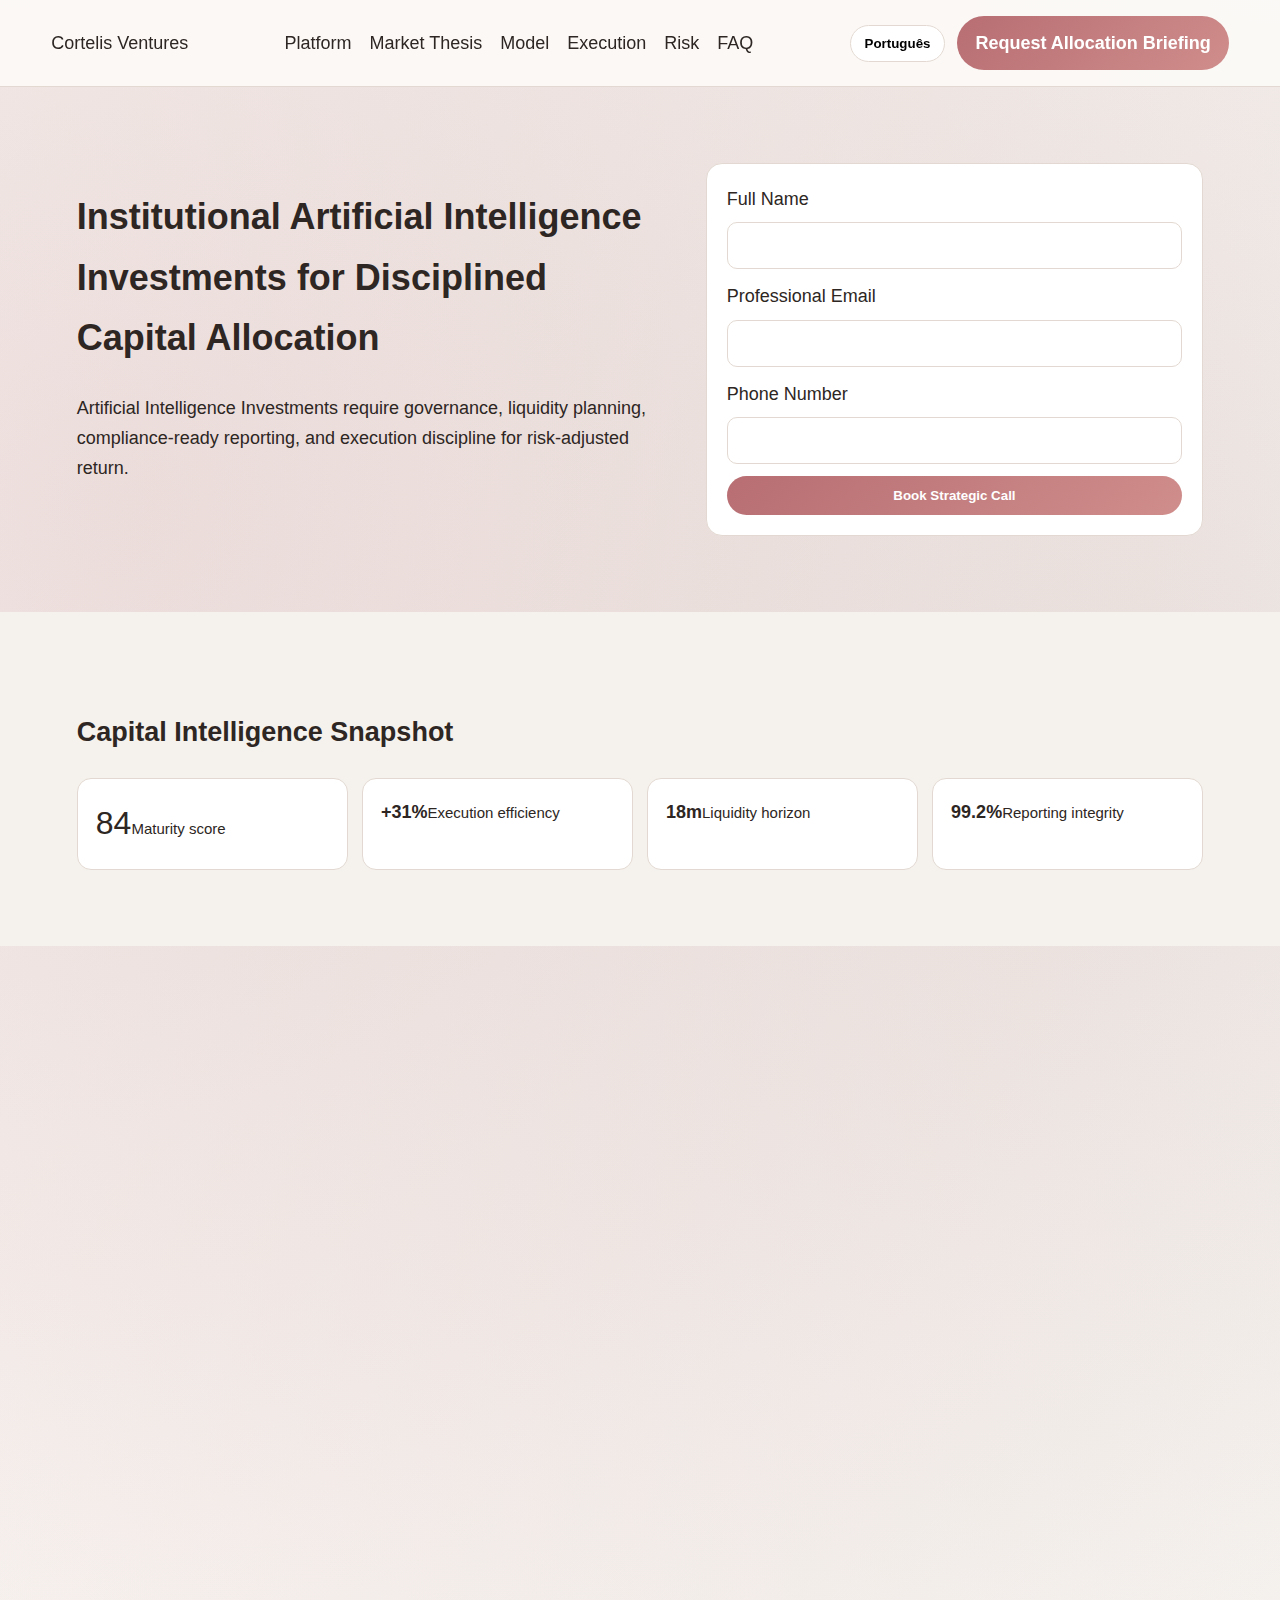
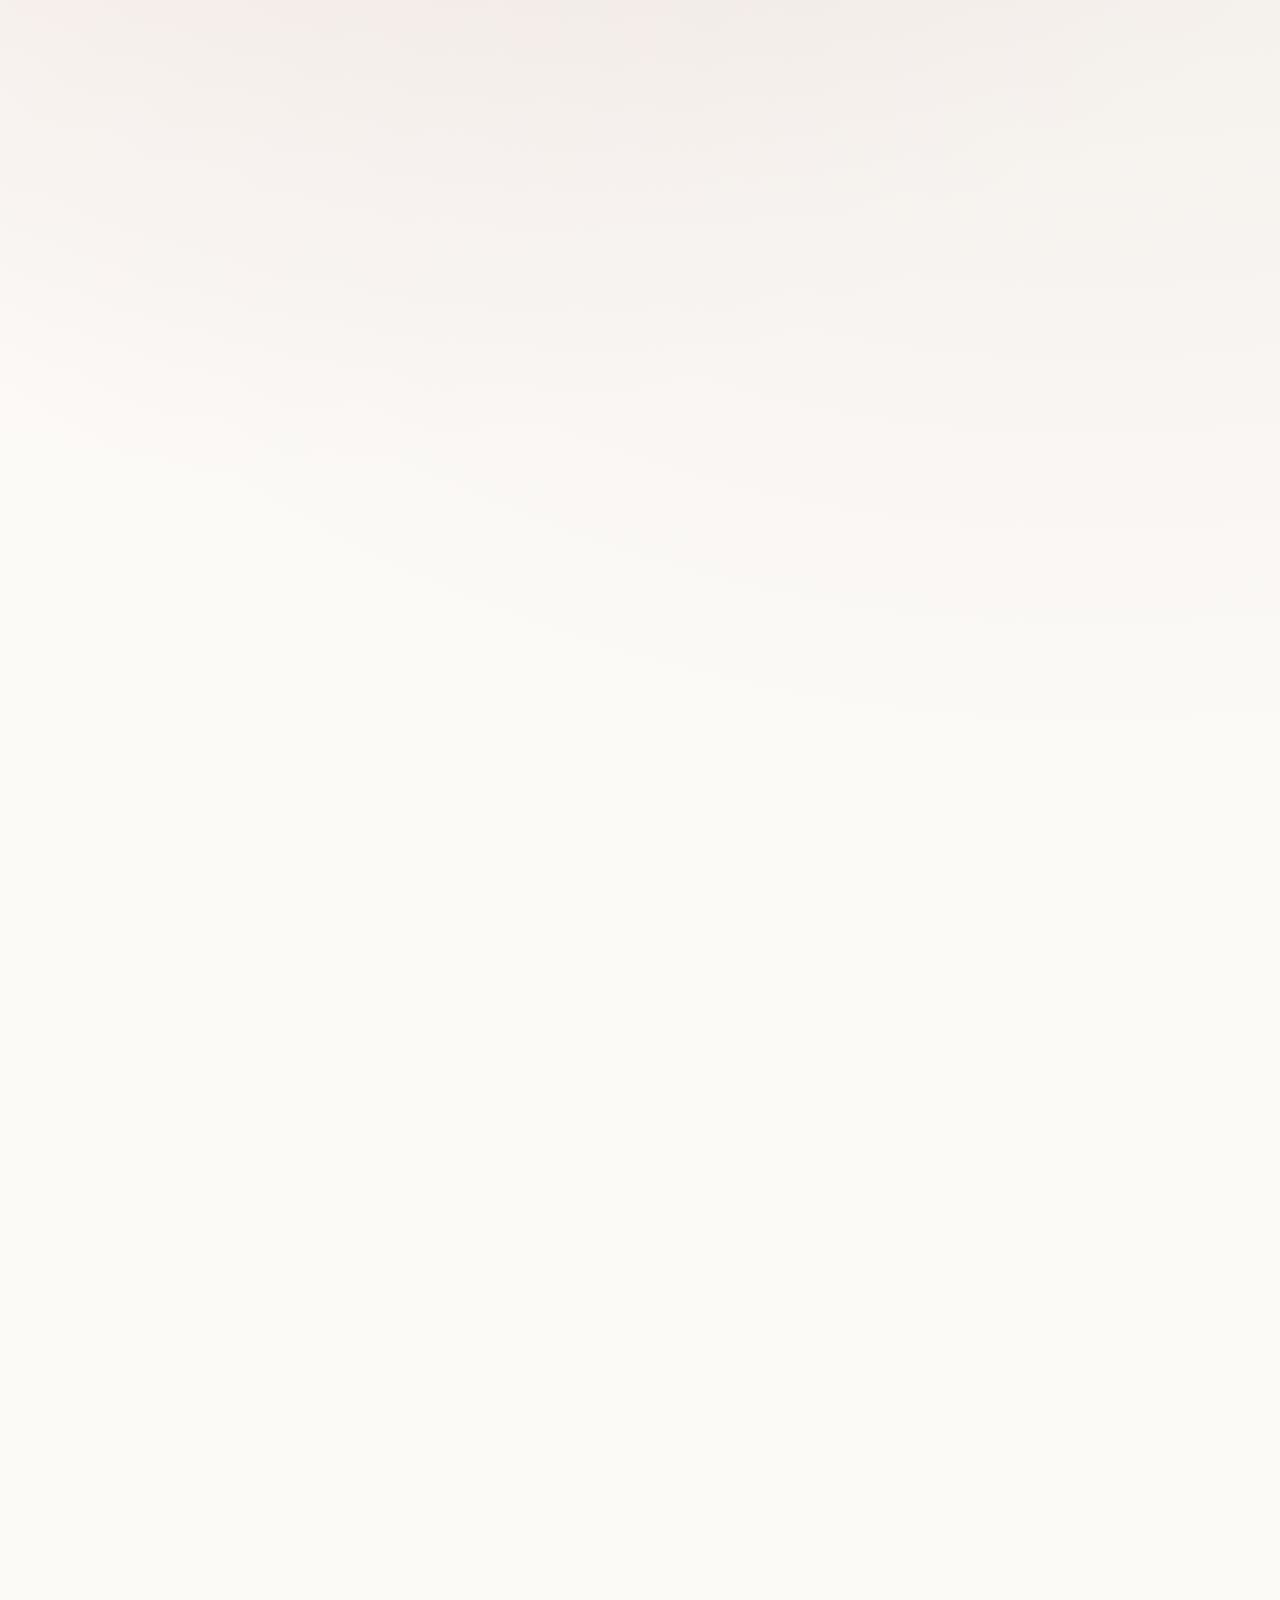
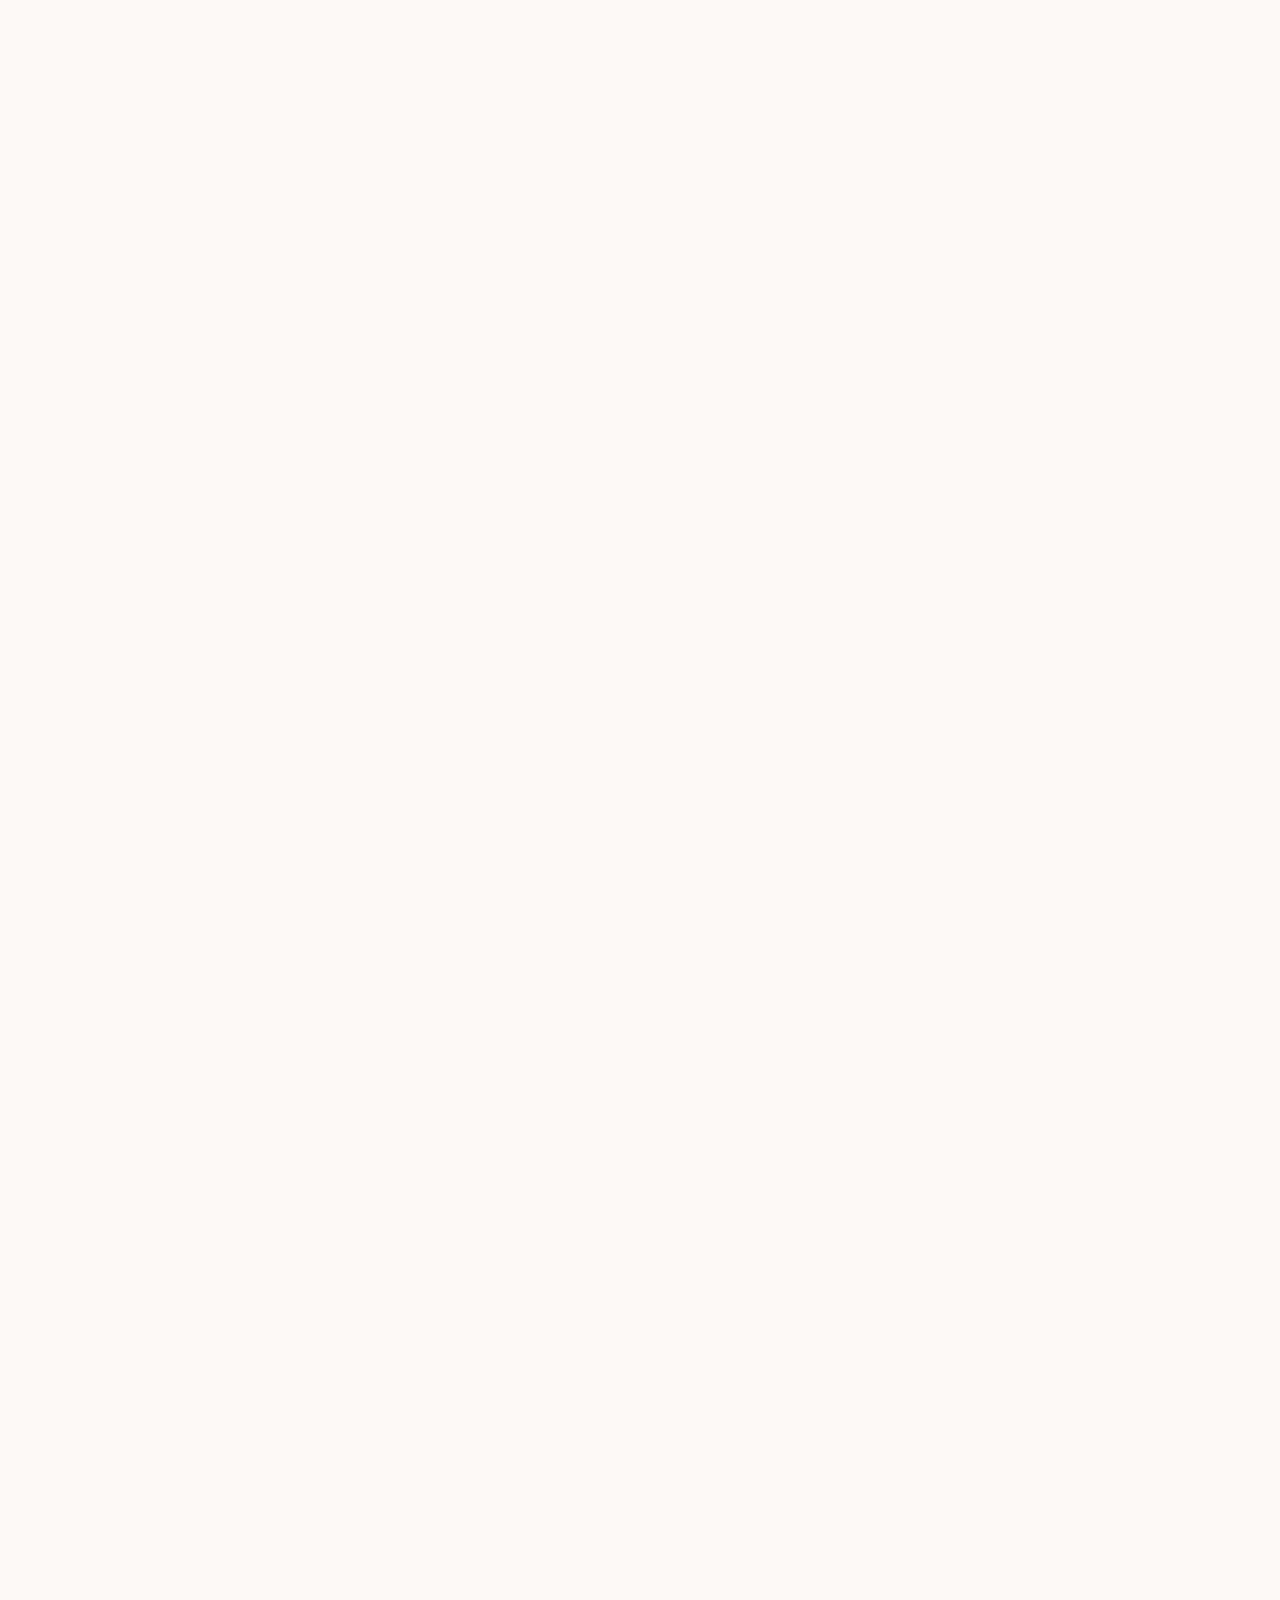
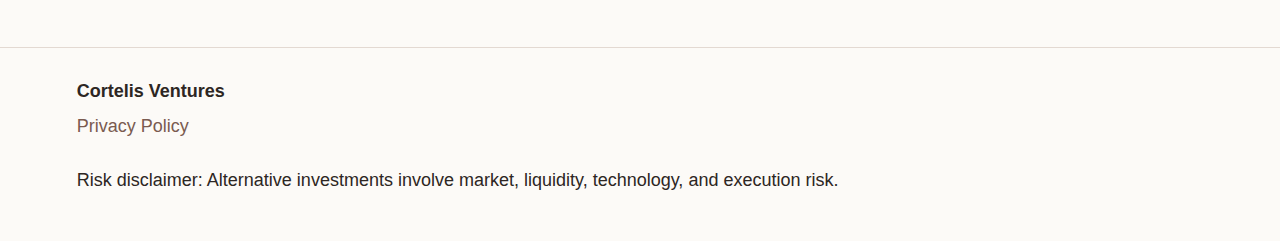
<file: pt/index.html>
<!doctype html><html lang="pt"><head><meta charset="UTF-8"><meta name="viewport" content="width=device-width, initial-scale=1.0"><title>Cortelis Ventures | Investimentos institucionais em IA</title><meta name="description" content="Cortelis Ventures | Investimentos institucionais em IA"><link rel="canonical" href="https://cortelisventures.com/pt/index.html"><link rel="stylesheet" href="../assets/style.css"><script defer src="../assets/app.js"></script></head><body><header class="site-header"><div class="brand">Cortelis Ventures</div><nav class="desktop-nav"><a href="#platform">Platform</a><a href="#market">Market Thesis</a><a href="#model">Model</a><a href="#process">Execution</a><a href="#risk">Risk</a><a href="#faq">FAQ</a></nav><div class="header-actions"><div class="lang-wrap"><button class="lang-toggle" aria-expanded="false">Português</button><div class="lang-menu"><a href="index.html"><span class="flag-svg"><svg viewBox="0 0 60 40"><rect width="60" height="40" fill="#012169"/><path d="M30 0v40M0 20h60" stroke="#fff" stroke-width="10"/><path d="M30 0v40M0 20h60" stroke="#c8102e" stroke-width="6"/></svg></span>English</a>
<a href="de/index.html"><span class="flag-svg"><svg viewBox="0 0 60 40"><rect width="60" height="13.33"/><rect y="13.33" width="60" height="13.33" fill="#d00"/><rect y="26.66" width="60" height="13.34" fill="#fc0"/></svg></span>Deutsch</a>
<a href="fr/index.html"><span class="flag-svg"><svg viewBox="0 0 60 40"><rect width="20" height="40" fill="#05a"/><rect x="20" width="20" height="40" fill="#fff"/><rect x="40" width="20" height="40" fill="#f44"/></svg></span>Français</a>
<a href="es/index.html"><span class="flag-svg"><svg viewBox="0 0 60 40"><rect width="60" height="40" fill="#aa151b"/><rect y="10" width="60" height="20" fill="#f1bf00"/></svg></span>Español</a>
<a href="it/index.html"><span class="flag-svg"><svg viewBox="0 0 60 40"><rect width="20" height="40" fill="#009246"/><rect x="20" width="20" height="40" fill="#fff"/><rect x="40" width="20" height="40" fill="#ce2b37"/></svg></span>Italiano</a>
<a href="tr/index.html"><span class="flag-svg"><svg viewBox="0 0 60 40"><rect width="60" height="40" fill="#e30a17"/><circle cx="24" cy="20" r="9" fill="#fff"/><circle cx="27" cy="20" r="7" fill="#e30a17"/></svg></span>Türkçe</a>
<a href="pt/index.html"><span class="flag-svg"><svg viewBox="0 0 60 40"><rect width="24" height="40" fill="#060"/><rect x="24" width="36" height="40" fill="#f00"/></svg></span>Português</a>
<a href="jp/index.html"><span class="flag-svg"><svg viewBox="0 0 60 40"><rect width="60" height="40" fill="#fff"/><circle cx="30" cy="20" r="10" fill="#bc002d"/></svg></span>日本語</a>
<a href="sk/index.html"><span class="flag-svg"><svg viewBox="0 0 60 40"><rect width="60" height="13.33" fill="#fff"/><rect y="13.33" width="60" height="13.33" fill="#0b4ea2"/><rect y="26.66" width="60" height="13.34" fill="#ee1c25"/></svg></span>Slovenčina</a>
<a href="be/index.html"><span class="flag-svg"><svg viewBox="0 0 60 40"><rect width="20" height="40" fill="#000"/><rect x="20" width="20" height="40" fill="#fd0"/><rect x="40" width="20" height="40" fill="#ef3340"/></svg></span>Nederlands</a></div></div><a class="btn" href="#lead-final">Request Allocation Briefing</a><button class="burger" aria-label="Menu" aria-expanded="false">☰</button></div></header><div class="mobile-drawer" aria-hidden="true"><button class="drawer-close" aria-label="Close">×</button><nav><a href="#platform">Platform</a><a href="#market">Market Thesis</a><a href="#model">Model</a><a href="#process">Execution</a><a href="#risk">Risk</a><a href="#faq">FAQ</a></nav><div class="lang-wrap"><button class="lang-toggle" aria-expanded="false">Português</button><div class="lang-menu"><a href="index.html"><span class="flag-svg"><svg viewBox="0 0 60 40"><rect width="60" height="40" fill="#012169"/><path d="M30 0v40M0 20h60" stroke="#fff" stroke-width="10"/><path d="M30 0v40M0 20h60" stroke="#c8102e" stroke-width="6"/></svg></span>English</a>
<a href="de/index.html"><span class="flag-svg"><svg viewBox="0 0 60 40"><rect width="60" height="13.33"/><rect y="13.33" width="60" height="13.33" fill="#d00"/><rect y="26.66" width="60" height="13.34" fill="#fc0"/></svg></span>Deutsch</a>
<a href="fr/index.html"><span class="flag-svg"><svg viewBox="0 0 60 40"><rect width="20" height="40" fill="#05a"/><rect x="20" width="20" height="40" fill="#fff"/><rect x="40" width="20" height="40" fill="#f44"/></svg></span>Français</a>
<a href="es/index.html"><span class="flag-svg"><svg viewBox="0 0 60 40"><rect width="60" height="40" fill="#aa151b"/><rect y="10" width="60" height="20" fill="#f1bf00"/></svg></span>Español</a>
<a href="it/index.html"><span class="flag-svg"><svg viewBox="0 0 60 40"><rect width="20" height="40" fill="#009246"/><rect x="20" width="20" height="40" fill="#fff"/><rect x="40" width="20" height="40" fill="#ce2b37"/></svg></span>Italiano</a>
<a href="tr/index.html"><span class="flag-svg"><svg viewBox="0 0 60 40"><rect width="60" height="40" fill="#e30a17"/><circle cx="24" cy="20" r="9" fill="#fff"/><circle cx="27" cy="20" r="7" fill="#e30a17"/></svg></span>Türkçe</a>
<a href="pt/index.html"><span class="flag-svg"><svg viewBox="0 0 60 40"><rect width="24" height="40" fill="#060"/><rect x="24" width="36" height="40" fill="#f00"/></svg></span>Português</a>
<a href="jp/index.html"><span class="flag-svg"><svg viewBox="0 0 60 40"><rect width="60" height="40" fill="#fff"/><circle cx="30" cy="20" r="10" fill="#bc002d"/></svg></span>日本語</a>
<a href="sk/index.html"><span class="flag-svg"><svg viewBox="0 0 60 40"><rect width="60" height="13.33" fill="#fff"/><rect y="13.33" width="60" height="13.33" fill="#0b4ea2"/><rect y="26.66" width="60" height="13.34" fill="#ee1c25"/></svg></span>Slovenčina</a>
<a href="be/index.html"><span class="flag-svg"><svg viewBox="0 0 60 40"><rect width="20" height="40" fill="#000"/><rect x="20" width="20" height="40" fill="#fd0"/><rect x="40" width="20" height="40" fill="#ef3340"/></svg></span>Nederlands</a></div></div><a class="btn" href="#lead-final">Request Allocation Briefing</a></div><main><section class="hero reveal" id="platform"><div><h1>Institutional Artificial Intelligence Investments for Disciplined Capital Allocation</h1><p>Artificial Intelligence Investments require governance, liquidity planning, compliance-ready reporting, and execution discipline for risk-adjusted return.</p></div><form class="lead-form"><label>Full Name<input required></label><label>Professional Email<input type="email" required></label><label>Phone Number<input required></label><button class="btn" type="submit">Book Strategic Call</button></form></section><section class="kpi-strip reveal"><h2>Capital Intelligence Snapshot</h2><div class="kpi-panel"><div><span>84</span><small>Maturity score</small></div><div><strong>+31%</strong><small>Execution efficiency</small></div><div><strong>18m</strong><small>Liquidity horizon</small></div><div><strong>99.2%</strong><small>Reporting integrity</small></div></div></section><section class="market reveal alt" id="market"><div><h2>Why the AI Allocation Window Matters Now</h2><h3>Artificial Intelligence Investments: structural demand and constrained supply</h3><p>Context, comparison, interpretation, and investor implication are integrated into every allocation narrative.</p></div><div class="dual-chart"><div class="bar market-bar"><span>Market 1.0x</span></div><div class="bar us-bar"><span>Cortelis 1.7x</span></div></div></section><section class="model reveal" id="model"><h2>Allocation Model by Capital Layer</h2><div class="stacked"><span style="width:30%">Core</span><span style="width:25%">Growth</span><span style="width:20%">Applied</span><span style="width:15%">Infrastructure</span><span style="width:10%">Buffer</span></div></section><section class="process reveal alt" id="process"><h2>Execution Timeline With Quantified Deliverables</h2><ol class="timeline"><li><strong>30d</strong><p>Mandate calibration</p></li><li><strong>60d</strong><p>Pipeline qualification</p></li><li><strong>90d</strong><p>Committee package</p></li><li><strong>120d</strong><p>Reporting loop</p></li></ol></section><section class="metrics reveal"><div><h2>Operational Quality Indicators</h2><p>Ring indicators benchmark governance, liquidity, and compliance thresholds.</p></div><div class="rings"><div class="ring" style="--pct:82"><span>82%</span><small>Governance</small></div><div class="ring" style="--pct:88"><span>88%</span><small>Liquidity</small></div><div class="ring" style="--pct:91"><span>91%</span><small>Compliance</small></div></div></section><section class="insights reveal alt" id="insights"><h2>Value Driver Waterfall</h2><div class="waterfall"><div><b>+12</b><small>Data advantage</small></div><div><b>+9</b><small>Execution speed</small></div><div><b>+7</b><small>Governance lift</small></div><div><b>-4</b><small>Market friction</small></div><div class="total"><b>+24</b><small>Net alpha basis</small></div></div></section><section class="risk reveal dark" id="risk"><h2>Risk Matrix and Mitigation Commitments</h2><div class="risk-matrix"><span>Low impact/Low probability</span><span>High impact/Low probability</span><span>Low impact/High probability</span><span>High impact/High probability</span></div></section><section class="reviews reveal"><h2>Investor Reviews</h2><div class="review-grid"><article class="review-card"><div class="review-head"><span class="avatar">AR</span><strong>Aline Rousseau</strong><span class="verified">VERIFIED</span></div><p class="review-meta">Chief Investment Officer · Paris</p><p>Execution governance improved committee confidence.</p></article><article class="review-card"><div class="review-head"><span class="avatar">LM</span><strong>Lukas Meyer</strong><span class="verified">VERIFIED</span></div><p class="review-meta">Portfolio Director · Zürich</p><p>Reporting cadence reduced operational blind spots.</p></article><article class="review-card"><div class="review-head"><span class="avatar">SN</span><strong>Sofia Navarro</strong><span class="verified">VERIFIED</span></div><p class="review-meta">Head of Alternatives · Madrid</p><p>Scenario transparency improved mandate fit decisions.</p></article><article class="review-card"><div class="review-head"><span class="avatar">DK</span><strong>David Klein</strong><span class="verified">VERIFIED</span></div><p class="review-meta">Institutional Advisor · London</p><p>Strong balance between technical depth and board communication.</p></article></div></section><section class="faq reveal alt" id="faq"><h2>Frequently Asked Questions</h2><div class="faq-item"><button class="faq-q" aria-expanded="false">How do you evaluate mandate fit?</button><div class="faq-a"><p>Through quantitative thresholds and governance checkpoints.</p></div></div><div class="faq-item"><button class="faq-q" aria-expanded="false">What reporting cadence is provided?</button><div class="faq-a"><p>Monthly executive summaries and quarterly deep reporting.</p></div></div><div class="faq-item"><button class="faq-q" aria-expanded="false">How is liquidity modeled?</button><div class="faq-a"><p>By sleeve, scenario stress, and redemption capacity.</p></div></div><div class="faq-item"><button class="faq-q" aria-expanded="false">How do you govern model risk?</button><div class="faq-a"><p>Independent validation and adverse scenario testing.</p></div></div><div class="faq-item"><button class="faq-q" aria-expanded="false">What compliance documentation is included?</button><div class="faq-a"><p>Due diligence packs and policy mapping artefacts.</p></div></div><div class="faq-item"><button class="faq-q" aria-expanded="false">How quickly can capital be deployed?</button><div class="faq-a"><p>Deployment begins after governance approval milestones.</p></div></div><div class="faq-item"><button class="faq-q" aria-expanded="false">How do downside scenarios affect allocation?</button><div class="faq-a"><p>Risk bands trigger rebalancing and liquidity protection.</p></div></div></section><section class="final-cta reveal" id="lead-final"><div><h2>Position Your Mandate for the Next AI Cycle</h2><p>Cortelis Ventures | Investimentos institucionais em IA</p></div><form class="lead-form"><label>Full Name<input required></label><label>Professional Email<input type="email" required></label><label>Phone Number<input required></label><button class="btn" type="submit">Book Strategic Call</button></form></section></main><footer><strong>Cortelis Ventures</strong><button class="privacy-link">Privacy Policy</button><p>Risk disclaimer: Alternative investments involve market, liquidity, technology, and execution risk.</p></footer><div class="modal" aria-hidden="true"><div class="modal-box" role="dialog" aria-modal="true"><button class="modal-x" aria-label="X">×</button><h2>Privacy Policy</h2><div class="modal-scroll"><h3>Introduction</h3><p>Institutional privacy framework overview.</p><h3>Data collection</h3><p>Only essential lead data is processed.</p><h3>Legal basis</h3><p>Consent and legitimate interest apply.</p><h3>Cookies</h3><p>Essential and analytics cookies are used.</p><h3>Retention</h3><p>Records follow compliance retention schedules.</p><h3>Third-party sharing</h3><p>Sharing is restricted to contracted processors.</p><h3>Security</h3><p>Encryption, access control, and logging.</p><h3>User rights</h3><p>Access, correction, and deletion rights are supported.</p><h3>International transfers</h3><p>Contractual safeguards protect transfers.</p><h3>Industry risk disclosure</h3><p>AI investments include market and model risk.</p><h3>Contact</h3><p>privacy@cortelisventures.com</p></div><div class="modal-foot"><button class="modal-close">Close</button></div></div></div><script type="application/ld+json">{"@context":"https://schema.org","@type":"Organization","name":"Cortelis Ventures","url":"https://cortelisventures.com/pt/index.html"}</script></body></html>
</file>
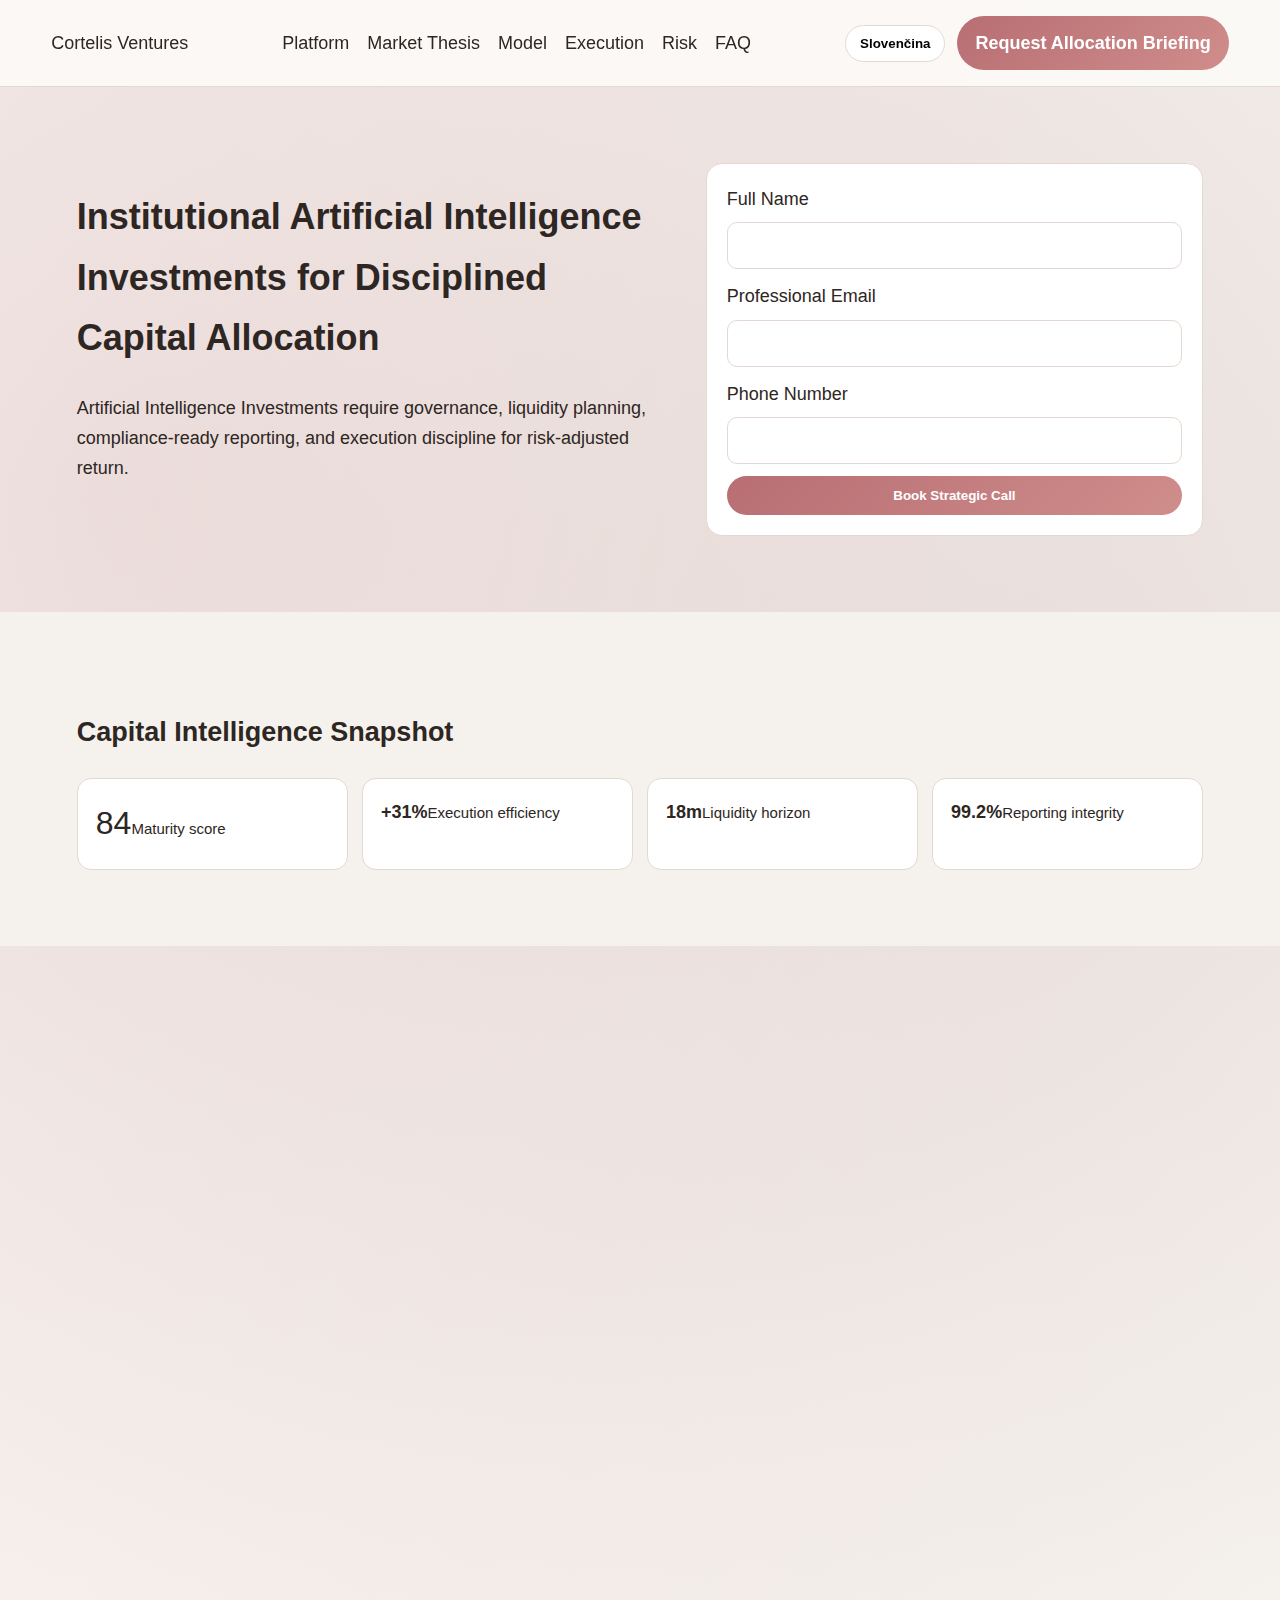
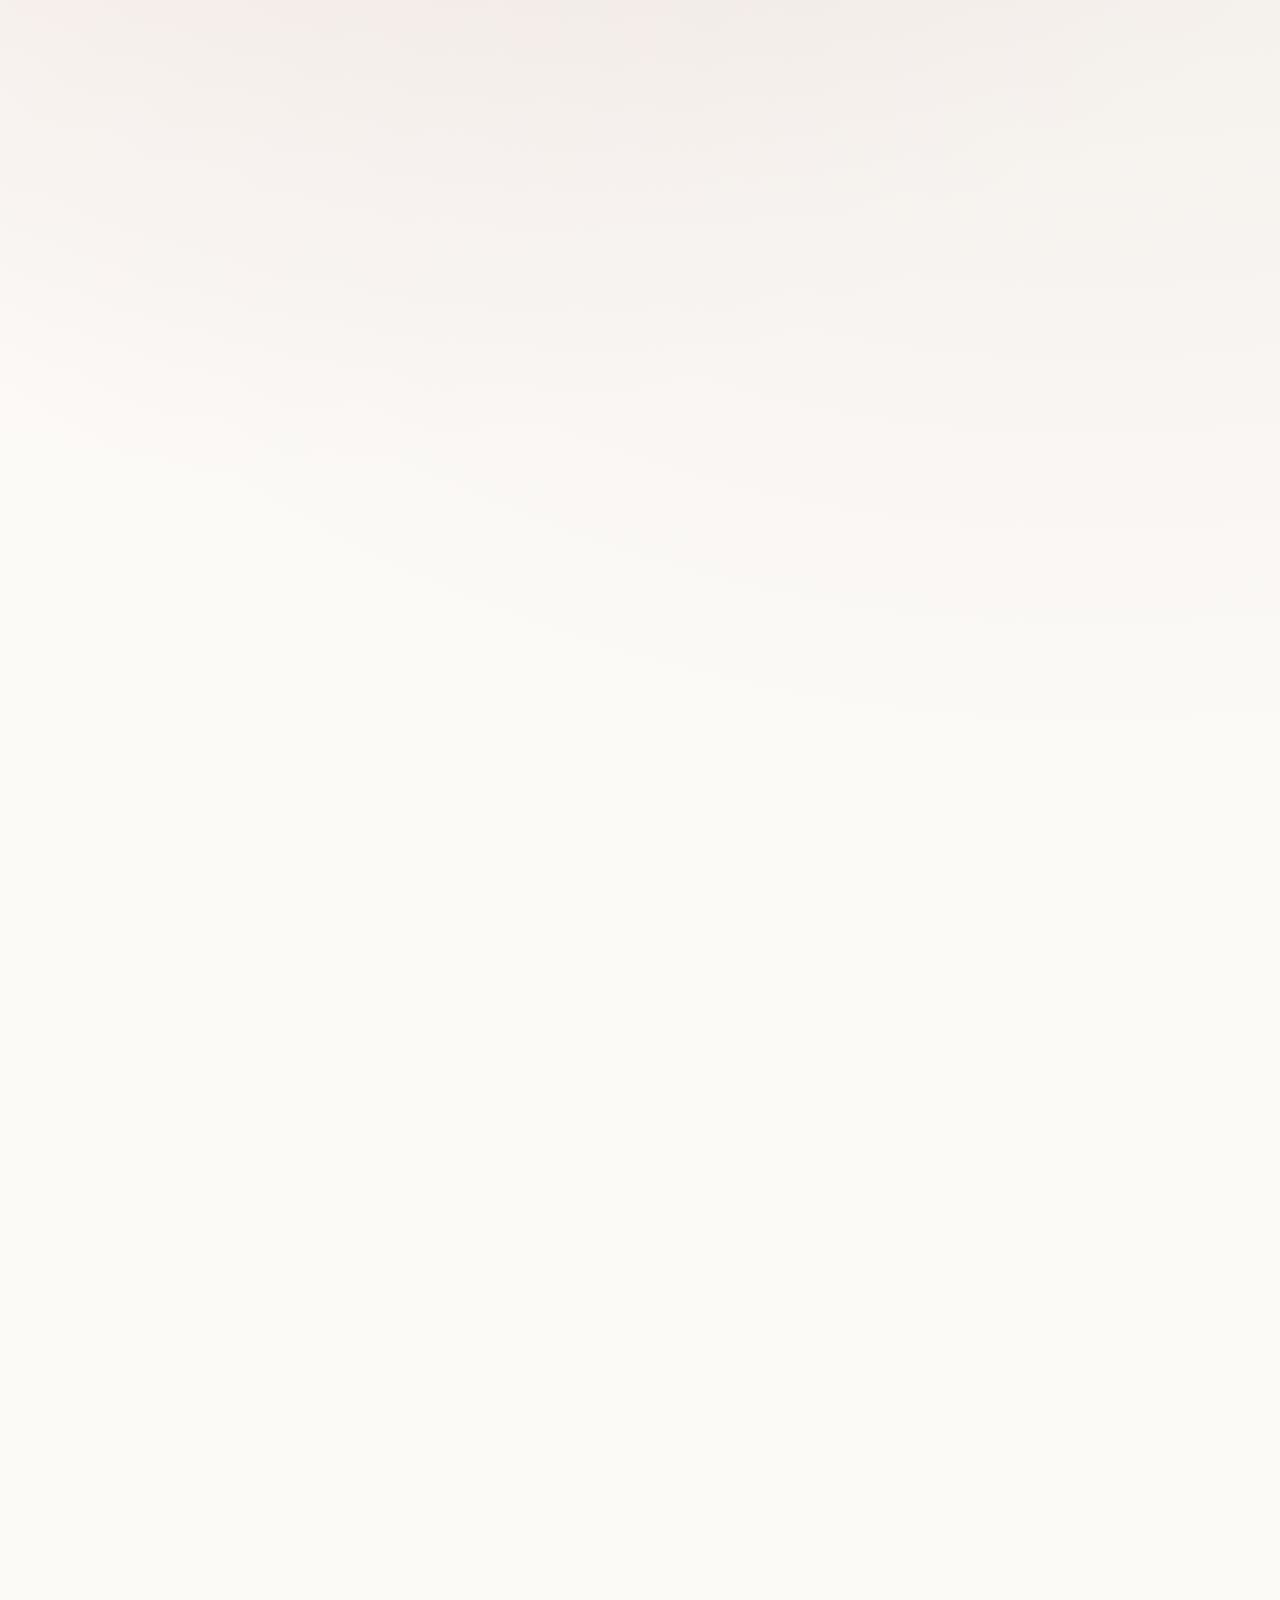
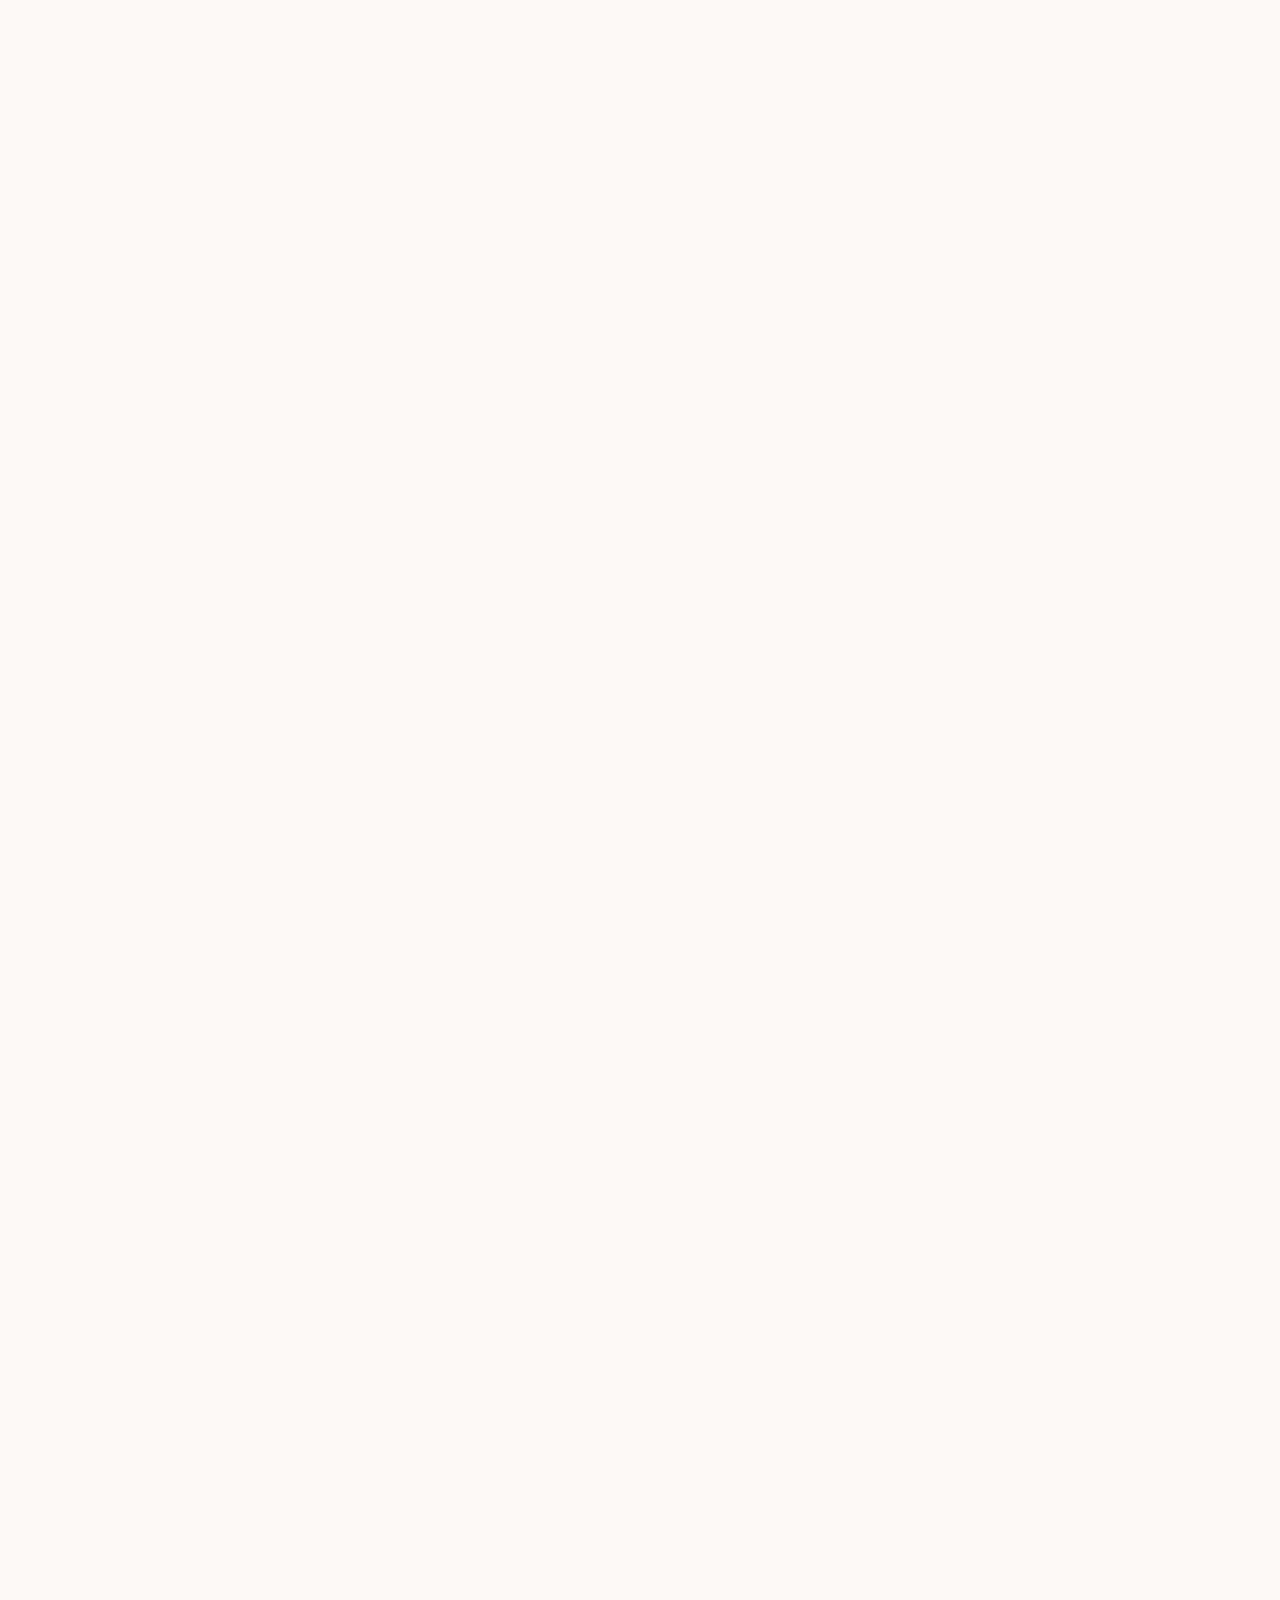
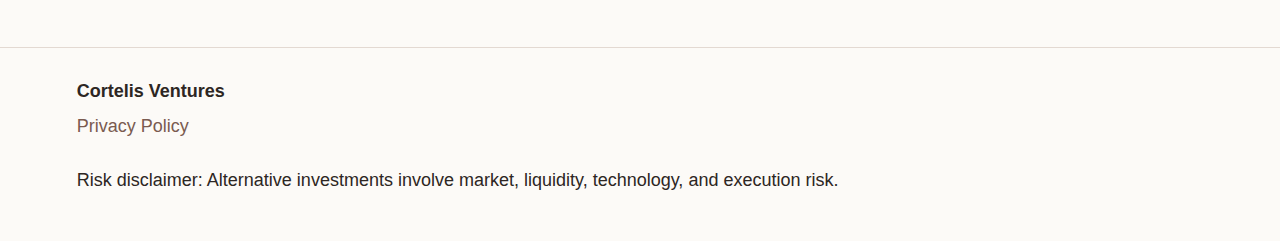
<file: sk/index.html>
<!doctype html><html lang="sk"><head><meta charset="UTF-8"><meta name="viewport" content="width=device-width, initial-scale=1.0"><title>Cortelis Ventures | Inštitucionálne investície do AI</title><meta name="description" content="Cortelis Ventures | Inštitucionálne investície do AI"><link rel="canonical" href="https://cortelisventures.com/sk/index.html"><link rel="stylesheet" href="../assets/style.css"><script defer src="../assets/app.js"></script></head><body><header class="site-header"><div class="brand">Cortelis Ventures</div><nav class="desktop-nav"><a href="#platform">Platform</a><a href="#market">Market Thesis</a><a href="#model">Model</a><a href="#process">Execution</a><a href="#risk">Risk</a><a href="#faq">FAQ</a></nav><div class="header-actions"><div class="lang-wrap"><button class="lang-toggle" aria-expanded="false">Slovenčina</button><div class="lang-menu"><a href="index.html"><span class="flag-svg"><svg viewBox="0 0 60 40"><rect width="60" height="40" fill="#012169"/><path d="M30 0v40M0 20h60" stroke="#fff" stroke-width="10"/><path d="M30 0v40M0 20h60" stroke="#c8102e" stroke-width="6"/></svg></span>English</a>
<a href="de/index.html"><span class="flag-svg"><svg viewBox="0 0 60 40"><rect width="60" height="13.33"/><rect y="13.33" width="60" height="13.33" fill="#d00"/><rect y="26.66" width="60" height="13.34" fill="#fc0"/></svg></span>Deutsch</a>
<a href="fr/index.html"><span class="flag-svg"><svg viewBox="0 0 60 40"><rect width="20" height="40" fill="#05a"/><rect x="20" width="20" height="40" fill="#fff"/><rect x="40" width="20" height="40" fill="#f44"/></svg></span>Français</a>
<a href="es/index.html"><span class="flag-svg"><svg viewBox="0 0 60 40"><rect width="60" height="40" fill="#aa151b"/><rect y="10" width="60" height="20" fill="#f1bf00"/></svg></span>Español</a>
<a href="it/index.html"><span class="flag-svg"><svg viewBox="0 0 60 40"><rect width="20" height="40" fill="#009246"/><rect x="20" width="20" height="40" fill="#fff"/><rect x="40" width="20" height="40" fill="#ce2b37"/></svg></span>Italiano</a>
<a href="tr/index.html"><span class="flag-svg"><svg viewBox="0 0 60 40"><rect width="60" height="40" fill="#e30a17"/><circle cx="24" cy="20" r="9" fill="#fff"/><circle cx="27" cy="20" r="7" fill="#e30a17"/></svg></span>Türkçe</a>
<a href="pt/index.html"><span class="flag-svg"><svg viewBox="0 0 60 40"><rect width="24" height="40" fill="#060"/><rect x="24" width="36" height="40" fill="#f00"/></svg></span>Português</a>
<a href="jp/index.html"><span class="flag-svg"><svg viewBox="0 0 60 40"><rect width="60" height="40" fill="#fff"/><circle cx="30" cy="20" r="10" fill="#bc002d"/></svg></span>日本語</a>
<a href="sk/index.html"><span class="flag-svg"><svg viewBox="0 0 60 40"><rect width="60" height="13.33" fill="#fff"/><rect y="13.33" width="60" height="13.33" fill="#0b4ea2"/><rect y="26.66" width="60" height="13.34" fill="#ee1c25"/></svg></span>Slovenčina</a>
<a href="be/index.html"><span class="flag-svg"><svg viewBox="0 0 60 40"><rect width="20" height="40" fill="#000"/><rect x="20" width="20" height="40" fill="#fd0"/><rect x="40" width="20" height="40" fill="#ef3340"/></svg></span>Nederlands</a></div></div><a class="btn" href="#lead-final">Request Allocation Briefing</a><button class="burger" aria-label="Menu" aria-expanded="false">☰</button></div></header><div class="mobile-drawer" aria-hidden="true"><button class="drawer-close" aria-label="Close">×</button><nav><a href="#platform">Platform</a><a href="#market">Market Thesis</a><a href="#model">Model</a><a href="#process">Execution</a><a href="#risk">Risk</a><a href="#faq">FAQ</a></nav><div class="lang-wrap"><button class="lang-toggle" aria-expanded="false">Slovenčina</button><div class="lang-menu"><a href="index.html"><span class="flag-svg"><svg viewBox="0 0 60 40"><rect width="60" height="40" fill="#012169"/><path d="M30 0v40M0 20h60" stroke="#fff" stroke-width="10"/><path d="M30 0v40M0 20h60" stroke="#c8102e" stroke-width="6"/></svg></span>English</a>
<a href="de/index.html"><span class="flag-svg"><svg viewBox="0 0 60 40"><rect width="60" height="13.33"/><rect y="13.33" width="60" height="13.33" fill="#d00"/><rect y="26.66" width="60" height="13.34" fill="#fc0"/></svg></span>Deutsch</a>
<a href="fr/index.html"><span class="flag-svg"><svg viewBox="0 0 60 40"><rect width="20" height="40" fill="#05a"/><rect x="20" width="20" height="40" fill="#fff"/><rect x="40" width="20" height="40" fill="#f44"/></svg></span>Français</a>
<a href="es/index.html"><span class="flag-svg"><svg viewBox="0 0 60 40"><rect width="60" height="40" fill="#aa151b"/><rect y="10" width="60" height="20" fill="#f1bf00"/></svg></span>Español</a>
<a href="it/index.html"><span class="flag-svg"><svg viewBox="0 0 60 40"><rect width="20" height="40" fill="#009246"/><rect x="20" width="20" height="40" fill="#fff"/><rect x="40" width="20" height="40" fill="#ce2b37"/></svg></span>Italiano</a>
<a href="tr/index.html"><span class="flag-svg"><svg viewBox="0 0 60 40"><rect width="60" height="40" fill="#e30a17"/><circle cx="24" cy="20" r="9" fill="#fff"/><circle cx="27" cy="20" r="7" fill="#e30a17"/></svg></span>Türkçe</a>
<a href="pt/index.html"><span class="flag-svg"><svg viewBox="0 0 60 40"><rect width="24" height="40" fill="#060"/><rect x="24" width="36" height="40" fill="#f00"/></svg></span>Português</a>
<a href="jp/index.html"><span class="flag-svg"><svg viewBox="0 0 60 40"><rect width="60" height="40" fill="#fff"/><circle cx="30" cy="20" r="10" fill="#bc002d"/></svg></span>日本語</a>
<a href="sk/index.html"><span class="flag-svg"><svg viewBox="0 0 60 40"><rect width="60" height="13.33" fill="#fff"/><rect y="13.33" width="60" height="13.33" fill="#0b4ea2"/><rect y="26.66" width="60" height="13.34" fill="#ee1c25"/></svg></span>Slovenčina</a>
<a href="be/index.html"><span class="flag-svg"><svg viewBox="0 0 60 40"><rect width="20" height="40" fill="#000"/><rect x="20" width="20" height="40" fill="#fd0"/><rect x="40" width="20" height="40" fill="#ef3340"/></svg></span>Nederlands</a></div></div><a class="btn" href="#lead-final">Request Allocation Briefing</a></div><main><section class="hero reveal" id="platform"><div><h1>Institutional Artificial Intelligence Investments for Disciplined Capital Allocation</h1><p>Artificial Intelligence Investments require governance, liquidity planning, compliance-ready reporting, and execution discipline for risk-adjusted return.</p></div><form class="lead-form"><label>Full Name<input required></label><label>Professional Email<input type="email" required></label><label>Phone Number<input required></label><button class="btn" type="submit">Book Strategic Call</button></form></section><section class="kpi-strip reveal"><h2>Capital Intelligence Snapshot</h2><div class="kpi-panel"><div><span>84</span><small>Maturity score</small></div><div><strong>+31%</strong><small>Execution efficiency</small></div><div><strong>18m</strong><small>Liquidity horizon</small></div><div><strong>99.2%</strong><small>Reporting integrity</small></div></div></section><section class="market reveal alt" id="market"><div><h2>Why the AI Allocation Window Matters Now</h2><h3>Artificial Intelligence Investments: structural demand and constrained supply</h3><p>Context, comparison, interpretation, and investor implication are integrated into every allocation narrative.</p></div><div class="dual-chart"><div class="bar market-bar"><span>Market 1.0x</span></div><div class="bar us-bar"><span>Cortelis 1.7x</span></div></div></section><section class="model reveal" id="model"><h2>Allocation Model by Capital Layer</h2><div class="stacked"><span style="width:30%">Core</span><span style="width:25%">Growth</span><span style="width:20%">Applied</span><span style="width:15%">Infrastructure</span><span style="width:10%">Buffer</span></div></section><section class="process reveal alt" id="process"><h2>Execution Timeline With Quantified Deliverables</h2><ol class="timeline"><li><strong>30d</strong><p>Mandate calibration</p></li><li><strong>60d</strong><p>Pipeline qualification</p></li><li><strong>90d</strong><p>Committee package</p></li><li><strong>120d</strong><p>Reporting loop</p></li></ol></section><section class="metrics reveal"><div><h2>Operational Quality Indicators</h2><p>Ring indicators benchmark governance, liquidity, and compliance thresholds.</p></div><div class="rings"><div class="ring" style="--pct:82"><span>82%</span><small>Governance</small></div><div class="ring" style="--pct:88"><span>88%</span><small>Liquidity</small></div><div class="ring" style="--pct:91"><span>91%</span><small>Compliance</small></div></div></section><section class="insights reveal alt" id="insights"><h2>Value Driver Waterfall</h2><div class="waterfall"><div><b>+12</b><small>Data advantage</small></div><div><b>+9</b><small>Execution speed</small></div><div><b>+7</b><small>Governance lift</small></div><div><b>-4</b><small>Market friction</small></div><div class="total"><b>+24</b><small>Net alpha basis</small></div></div></section><section class="risk reveal dark" id="risk"><h2>Risk Matrix and Mitigation Commitments</h2><div class="risk-matrix"><span>Low impact/Low probability</span><span>High impact/Low probability</span><span>Low impact/High probability</span><span>High impact/High probability</span></div></section><section class="reviews reveal"><h2>Investor Reviews</h2><div class="review-grid"><article class="review-card"><div class="review-head"><span class="avatar">AR</span><strong>Aline Rousseau</strong><span class="verified">VERIFIED</span></div><p class="review-meta">Chief Investment Officer · Paris</p><p>Execution governance improved committee confidence.</p></article><article class="review-card"><div class="review-head"><span class="avatar">LM</span><strong>Lukas Meyer</strong><span class="verified">VERIFIED</span></div><p class="review-meta">Portfolio Director · Zürich</p><p>Reporting cadence reduced operational blind spots.</p></article><article class="review-card"><div class="review-head"><span class="avatar">SN</span><strong>Sofia Navarro</strong><span class="verified">VERIFIED</span></div><p class="review-meta">Head of Alternatives · Madrid</p><p>Scenario transparency improved mandate fit decisions.</p></article><article class="review-card"><div class="review-head"><span class="avatar">DK</span><strong>David Klein</strong><span class="verified">VERIFIED</span></div><p class="review-meta">Institutional Advisor · London</p><p>Strong balance between technical depth and board communication.</p></article></div></section><section class="faq reveal alt" id="faq"><h2>Frequently Asked Questions</h2><div class="faq-item"><button class="faq-q" aria-expanded="false">How do you evaluate mandate fit?</button><div class="faq-a"><p>Through quantitative thresholds and governance checkpoints.</p></div></div><div class="faq-item"><button class="faq-q" aria-expanded="false">What reporting cadence is provided?</button><div class="faq-a"><p>Monthly executive summaries and quarterly deep reporting.</p></div></div><div class="faq-item"><button class="faq-q" aria-expanded="false">How is liquidity modeled?</button><div class="faq-a"><p>By sleeve, scenario stress, and redemption capacity.</p></div></div><div class="faq-item"><button class="faq-q" aria-expanded="false">How do you govern model risk?</button><div class="faq-a"><p>Independent validation and adverse scenario testing.</p></div></div><div class="faq-item"><button class="faq-q" aria-expanded="false">What compliance documentation is included?</button><div class="faq-a"><p>Due diligence packs and policy mapping artefacts.</p></div></div><div class="faq-item"><button class="faq-q" aria-expanded="false">How quickly can capital be deployed?</button><div class="faq-a"><p>Deployment begins after governance approval milestones.</p></div></div><div class="faq-item"><button class="faq-q" aria-expanded="false">How do downside scenarios affect allocation?</button><div class="faq-a"><p>Risk bands trigger rebalancing and liquidity protection.</p></div></div></section><section class="final-cta reveal" id="lead-final"><div><h2>Position Your Mandate for the Next AI Cycle</h2><p>Cortelis Ventures | Inštitucionálne investície do AI</p></div><form class="lead-form"><label>Full Name<input required></label><label>Professional Email<input type="email" required></label><label>Phone Number<input required></label><button class="btn" type="submit">Book Strategic Call</button></form></section></main><footer><strong>Cortelis Ventures</strong><button class="privacy-link">Privacy Policy</button><p>Risk disclaimer: Alternative investments involve market, liquidity, technology, and execution risk.</p></footer><div class="modal" aria-hidden="true"><div class="modal-box" role="dialog" aria-modal="true"><button class="modal-x" aria-label="X">×</button><h2>Privacy Policy</h2><div class="modal-scroll"><h3>Introduction</h3><p>Institutional privacy framework overview.</p><h3>Data collection</h3><p>Only essential lead data is processed.</p><h3>Legal basis</h3><p>Consent and legitimate interest apply.</p><h3>Cookies</h3><p>Essential and analytics cookies are used.</p><h3>Retention</h3><p>Records follow compliance retention schedules.</p><h3>Third-party sharing</h3><p>Sharing is restricted to contracted processors.</p><h3>Security</h3><p>Encryption, access control, and logging.</p><h3>User rights</h3><p>Access, correction, and deletion rights are supported.</p><h3>International transfers</h3><p>Contractual safeguards protect transfers.</p><h3>Industry risk disclosure</h3><p>AI investments include market and model risk.</p><h3>Contact</h3><p>privacy@cortelisventures.com</p></div><div class="modal-foot"><button class="modal-close">Close</button></div></div></div><script type="application/ld+json">{"@context":"https://schema.org","@type":"Organization","name":"Cortelis Ventures","url":"https://cortelisventures.com/sk/index.html"}</script></body></html>
</file>
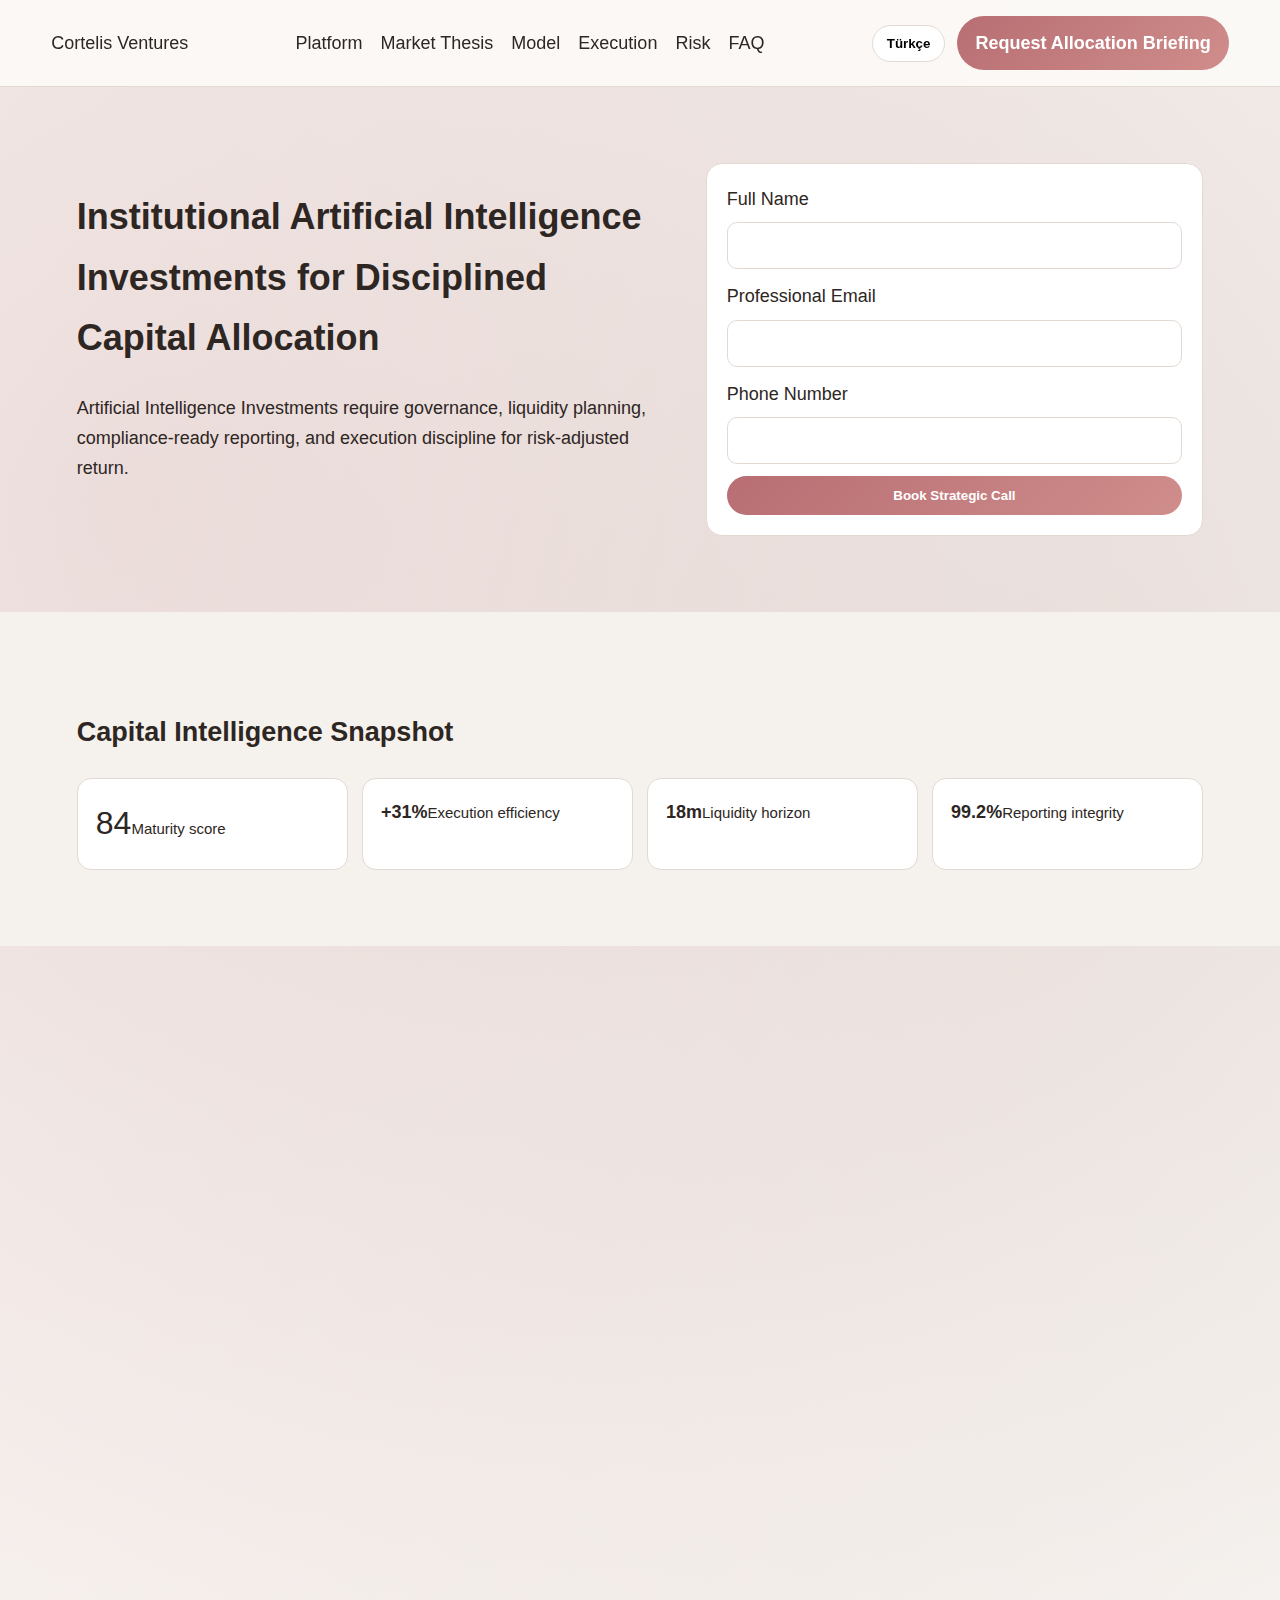
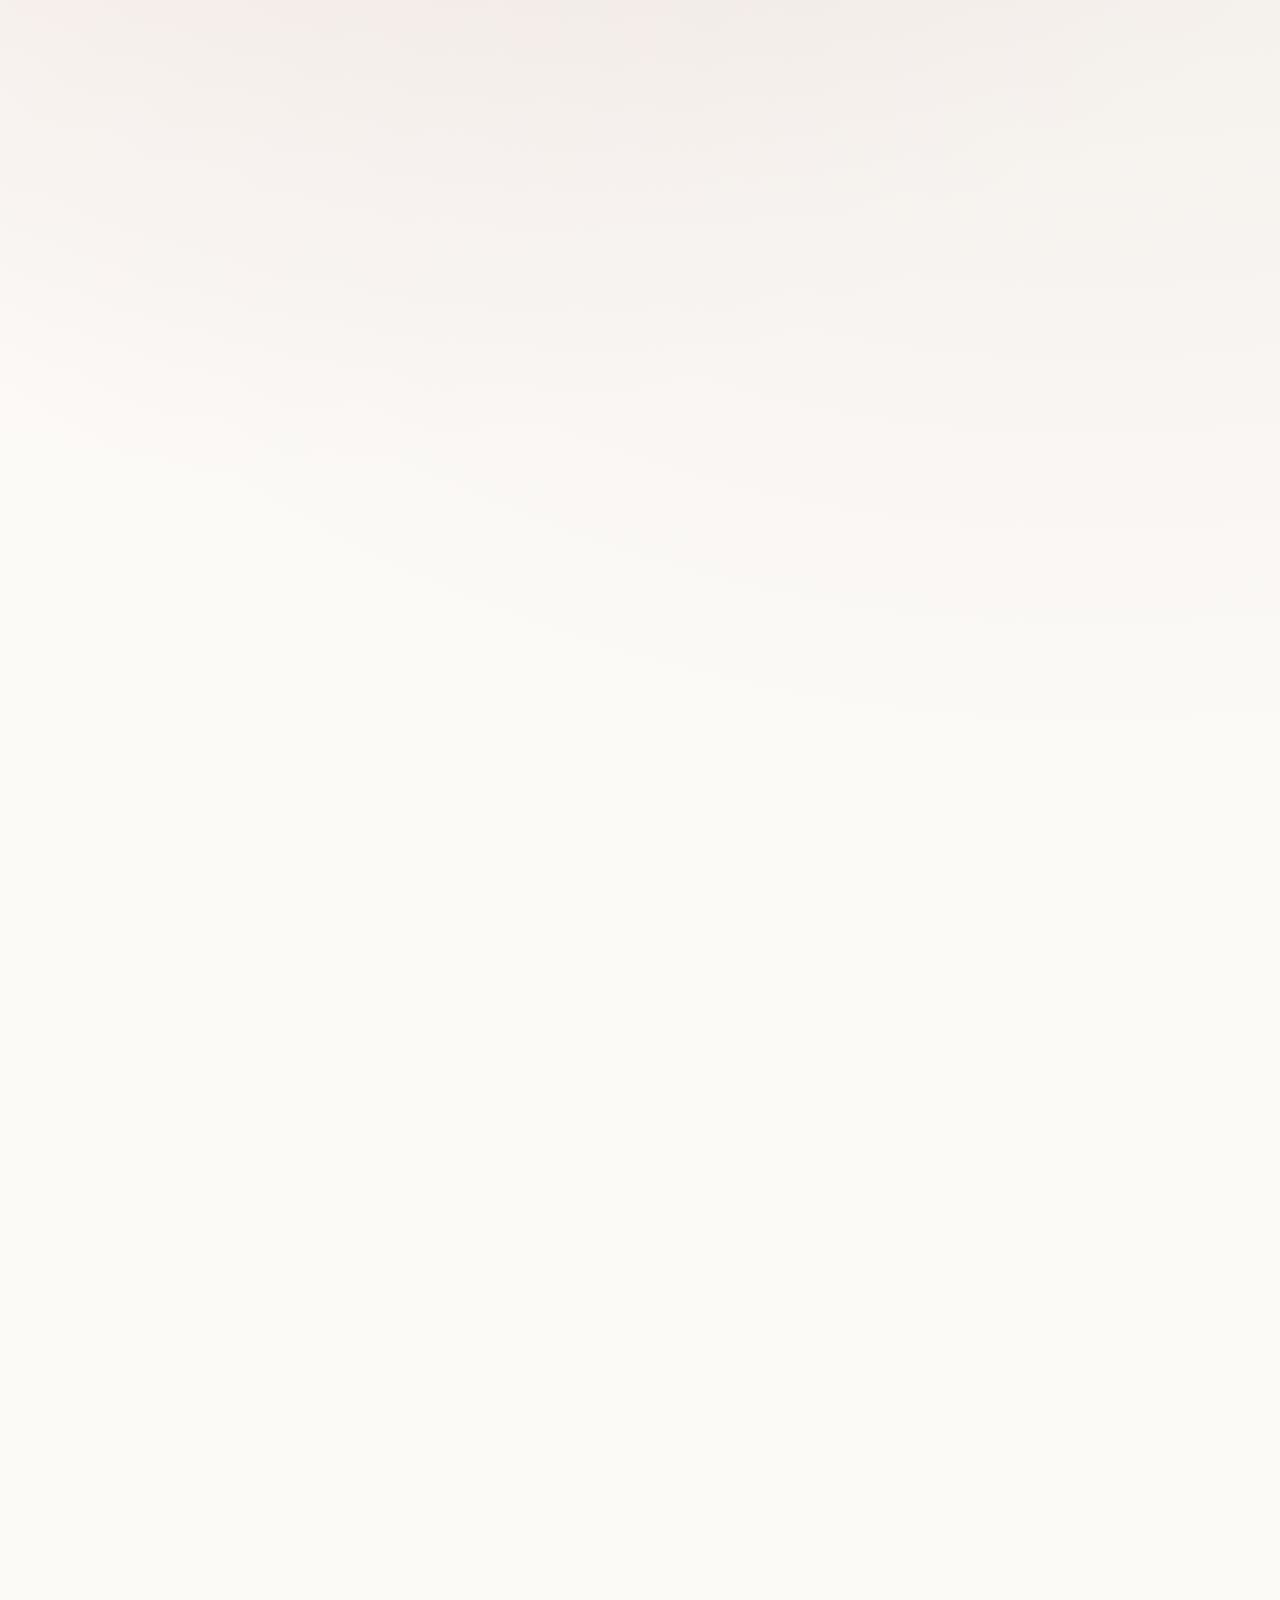
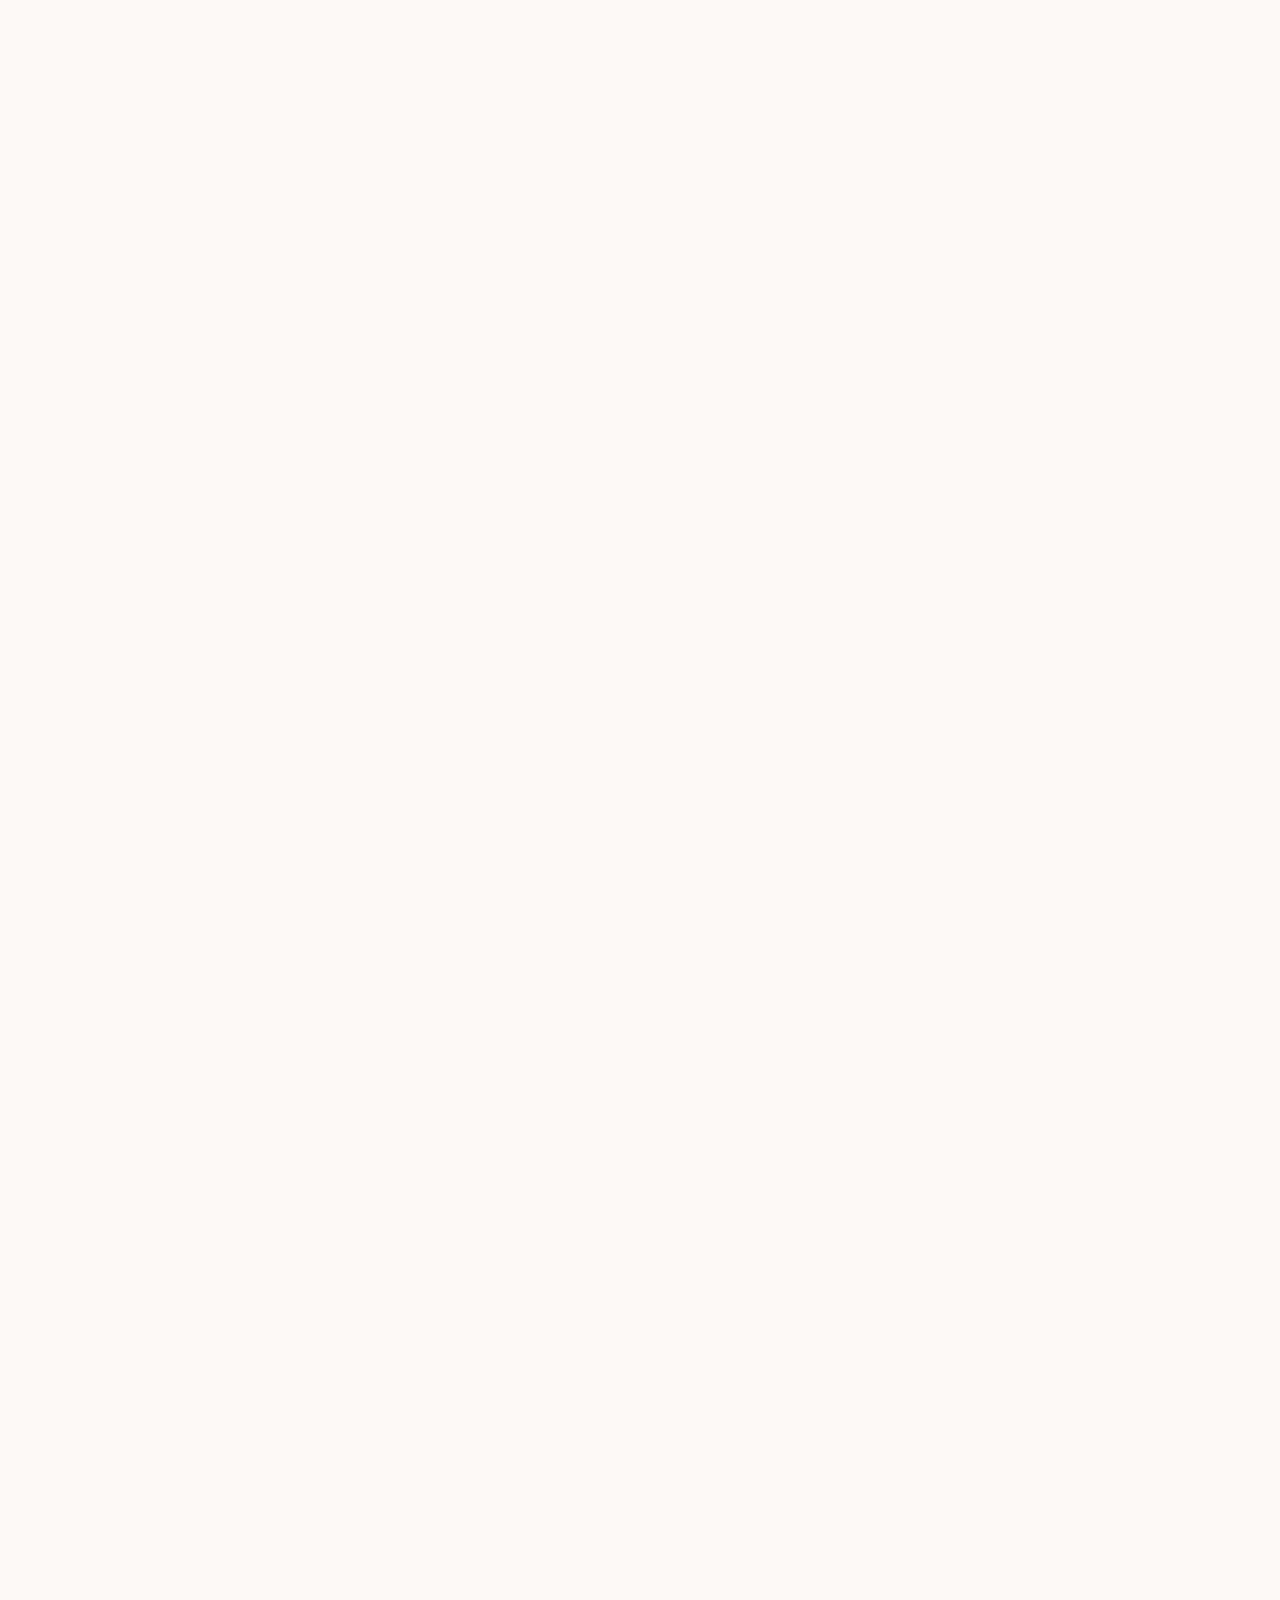
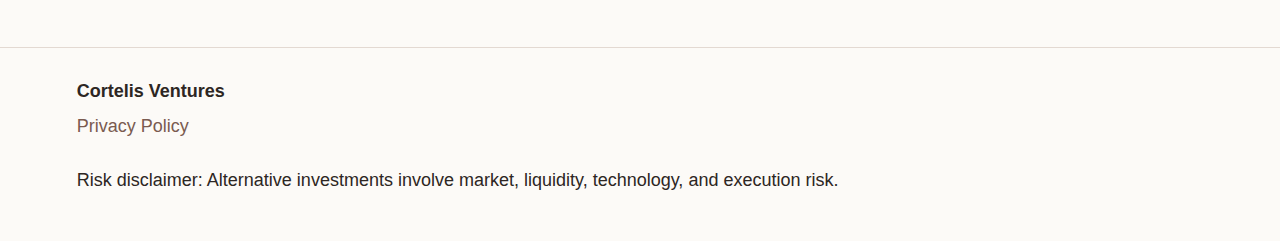
<file: tr/index.html>
<!doctype html><html lang="tr"><head><meta charset="UTF-8"><meta name="viewport" content="width=device-width, initial-scale=1.0"><title>Cortelis Ventures | Kurumsal Yapay Zekâ Yatırımları</title><meta name="description" content="Cortelis Ventures | Kurumsal Yapay Zekâ Yatırımları"><link rel="canonical" href="https://cortelisventures.com/tr/index.html"><link rel="stylesheet" href="../assets/style.css"><script defer src="../assets/app.js"></script></head><body><header class="site-header"><div class="brand">Cortelis Ventures</div><nav class="desktop-nav"><a href="#platform">Platform</a><a href="#market">Market Thesis</a><a href="#model">Model</a><a href="#process">Execution</a><a href="#risk">Risk</a><a href="#faq">FAQ</a></nav><div class="header-actions"><div class="lang-wrap"><button class="lang-toggle" aria-expanded="false">Türkçe</button><div class="lang-menu"><a href="index.html"><span class="flag-svg"><svg viewBox="0 0 60 40"><rect width="60" height="40" fill="#012169"/><path d="M30 0v40M0 20h60" stroke="#fff" stroke-width="10"/><path d="M30 0v40M0 20h60" stroke="#c8102e" stroke-width="6"/></svg></span>English</a>
<a href="de/index.html"><span class="flag-svg"><svg viewBox="0 0 60 40"><rect width="60" height="13.33"/><rect y="13.33" width="60" height="13.33" fill="#d00"/><rect y="26.66" width="60" height="13.34" fill="#fc0"/></svg></span>Deutsch</a>
<a href="fr/index.html"><span class="flag-svg"><svg viewBox="0 0 60 40"><rect width="20" height="40" fill="#05a"/><rect x="20" width="20" height="40" fill="#fff"/><rect x="40" width="20" height="40" fill="#f44"/></svg></span>Français</a>
<a href="es/index.html"><span class="flag-svg"><svg viewBox="0 0 60 40"><rect width="60" height="40" fill="#aa151b"/><rect y="10" width="60" height="20" fill="#f1bf00"/></svg></span>Español</a>
<a href="it/index.html"><span class="flag-svg"><svg viewBox="0 0 60 40"><rect width="20" height="40" fill="#009246"/><rect x="20" width="20" height="40" fill="#fff"/><rect x="40" width="20" height="40" fill="#ce2b37"/></svg></span>Italiano</a>
<a href="tr/index.html"><span class="flag-svg"><svg viewBox="0 0 60 40"><rect width="60" height="40" fill="#e30a17"/><circle cx="24" cy="20" r="9" fill="#fff"/><circle cx="27" cy="20" r="7" fill="#e30a17"/></svg></span>Türkçe</a>
<a href="pt/index.html"><span class="flag-svg"><svg viewBox="0 0 60 40"><rect width="24" height="40" fill="#060"/><rect x="24" width="36" height="40" fill="#f00"/></svg></span>Português</a>
<a href="jp/index.html"><span class="flag-svg"><svg viewBox="0 0 60 40"><rect width="60" height="40" fill="#fff"/><circle cx="30" cy="20" r="10" fill="#bc002d"/></svg></span>日本語</a>
<a href="sk/index.html"><span class="flag-svg"><svg viewBox="0 0 60 40"><rect width="60" height="13.33" fill="#fff"/><rect y="13.33" width="60" height="13.33" fill="#0b4ea2"/><rect y="26.66" width="60" height="13.34" fill="#ee1c25"/></svg></span>Slovenčina</a>
<a href="be/index.html"><span class="flag-svg"><svg viewBox="0 0 60 40"><rect width="20" height="40" fill="#000"/><rect x="20" width="20" height="40" fill="#fd0"/><rect x="40" width="20" height="40" fill="#ef3340"/></svg></span>Nederlands</a></div></div><a class="btn" href="#lead-final">Request Allocation Briefing</a><button class="burger" aria-label="Menu" aria-expanded="false">☰</button></div></header><div class="mobile-drawer" aria-hidden="true"><button class="drawer-close" aria-label="Close">×</button><nav><a href="#platform">Platform</a><a href="#market">Market Thesis</a><a href="#model">Model</a><a href="#process">Execution</a><a href="#risk">Risk</a><a href="#faq">FAQ</a></nav><div class="lang-wrap"><button class="lang-toggle" aria-expanded="false">Türkçe</button><div class="lang-menu"><a href="index.html"><span class="flag-svg"><svg viewBox="0 0 60 40"><rect width="60" height="40" fill="#012169"/><path d="M30 0v40M0 20h60" stroke="#fff" stroke-width="10"/><path d="M30 0v40M0 20h60" stroke="#c8102e" stroke-width="6"/></svg></span>English</a>
<a href="de/index.html"><span class="flag-svg"><svg viewBox="0 0 60 40"><rect width="60" height="13.33"/><rect y="13.33" width="60" height="13.33" fill="#d00"/><rect y="26.66" width="60" height="13.34" fill="#fc0"/></svg></span>Deutsch</a>
<a href="fr/index.html"><span class="flag-svg"><svg viewBox="0 0 60 40"><rect width="20" height="40" fill="#05a"/><rect x="20" width="20" height="40" fill="#fff"/><rect x="40" width="20" height="40" fill="#f44"/></svg></span>Français</a>
<a href="es/index.html"><span class="flag-svg"><svg viewBox="0 0 60 40"><rect width="60" height="40" fill="#aa151b"/><rect y="10" width="60" height="20" fill="#f1bf00"/></svg></span>Español</a>
<a href="it/index.html"><span class="flag-svg"><svg viewBox="0 0 60 40"><rect width="20" height="40" fill="#009246"/><rect x="20" width="20" height="40" fill="#fff"/><rect x="40" width="20" height="40" fill="#ce2b37"/></svg></span>Italiano</a>
<a href="tr/index.html"><span class="flag-svg"><svg viewBox="0 0 60 40"><rect width="60" height="40" fill="#e30a17"/><circle cx="24" cy="20" r="9" fill="#fff"/><circle cx="27" cy="20" r="7" fill="#e30a17"/></svg></span>Türkçe</a>
<a href="pt/index.html"><span class="flag-svg"><svg viewBox="0 0 60 40"><rect width="24" height="40" fill="#060"/><rect x="24" width="36" height="40" fill="#f00"/></svg></span>Português</a>
<a href="jp/index.html"><span class="flag-svg"><svg viewBox="0 0 60 40"><rect width="60" height="40" fill="#fff"/><circle cx="30" cy="20" r="10" fill="#bc002d"/></svg></span>日本語</a>
<a href="sk/index.html"><span class="flag-svg"><svg viewBox="0 0 60 40"><rect width="60" height="13.33" fill="#fff"/><rect y="13.33" width="60" height="13.33" fill="#0b4ea2"/><rect y="26.66" width="60" height="13.34" fill="#ee1c25"/></svg></span>Slovenčina</a>
<a href="be/index.html"><span class="flag-svg"><svg viewBox="0 0 60 40"><rect width="20" height="40" fill="#000"/><rect x="20" width="20" height="40" fill="#fd0"/><rect x="40" width="20" height="40" fill="#ef3340"/></svg></span>Nederlands</a></div></div><a class="btn" href="#lead-final">Request Allocation Briefing</a></div><main><section class="hero reveal" id="platform"><div><h1>Institutional Artificial Intelligence Investments for Disciplined Capital Allocation</h1><p>Artificial Intelligence Investments require governance, liquidity planning, compliance-ready reporting, and execution discipline for risk-adjusted return.</p></div><form class="lead-form"><label>Full Name<input required></label><label>Professional Email<input type="email" required></label><label>Phone Number<input required></label><button class="btn" type="submit">Book Strategic Call</button></form></section><section class="kpi-strip reveal"><h2>Capital Intelligence Snapshot</h2><div class="kpi-panel"><div><span>84</span><small>Maturity score</small></div><div><strong>+31%</strong><small>Execution efficiency</small></div><div><strong>18m</strong><small>Liquidity horizon</small></div><div><strong>99.2%</strong><small>Reporting integrity</small></div></div></section><section class="market reveal alt" id="market"><div><h2>Why the AI Allocation Window Matters Now</h2><h3>Artificial Intelligence Investments: structural demand and constrained supply</h3><p>Context, comparison, interpretation, and investor implication are integrated into every allocation narrative.</p></div><div class="dual-chart"><div class="bar market-bar"><span>Market 1.0x</span></div><div class="bar us-bar"><span>Cortelis 1.7x</span></div></div></section><section class="model reveal" id="model"><h2>Allocation Model by Capital Layer</h2><div class="stacked"><span style="width:30%">Core</span><span style="width:25%">Growth</span><span style="width:20%">Applied</span><span style="width:15%">Infrastructure</span><span style="width:10%">Buffer</span></div></section><section class="process reveal alt" id="process"><h2>Execution Timeline With Quantified Deliverables</h2><ol class="timeline"><li><strong>30d</strong><p>Mandate calibration</p></li><li><strong>60d</strong><p>Pipeline qualification</p></li><li><strong>90d</strong><p>Committee package</p></li><li><strong>120d</strong><p>Reporting loop</p></li></ol></section><section class="metrics reveal"><div><h2>Operational Quality Indicators</h2><p>Ring indicators benchmark governance, liquidity, and compliance thresholds.</p></div><div class="rings"><div class="ring" style="--pct:82"><span>82%</span><small>Governance</small></div><div class="ring" style="--pct:88"><span>88%</span><small>Liquidity</small></div><div class="ring" style="--pct:91"><span>91%</span><small>Compliance</small></div></div></section><section class="insights reveal alt" id="insights"><h2>Value Driver Waterfall</h2><div class="waterfall"><div><b>+12</b><small>Data advantage</small></div><div><b>+9</b><small>Execution speed</small></div><div><b>+7</b><small>Governance lift</small></div><div><b>-4</b><small>Market friction</small></div><div class="total"><b>+24</b><small>Net alpha basis</small></div></div></section><section class="risk reveal dark" id="risk"><h2>Risk Matrix and Mitigation Commitments</h2><div class="risk-matrix"><span>Low impact/Low probability</span><span>High impact/Low probability</span><span>Low impact/High probability</span><span>High impact/High probability</span></div></section><section class="reviews reveal"><h2>Investor Reviews</h2><div class="review-grid"><article class="review-card"><div class="review-head"><span class="avatar">AR</span><strong>Aline Rousseau</strong><span class="verified">VERIFIED</span></div><p class="review-meta">Chief Investment Officer · Paris</p><p>Execution governance improved committee confidence.</p></article><article class="review-card"><div class="review-head"><span class="avatar">LM</span><strong>Lukas Meyer</strong><span class="verified">VERIFIED</span></div><p class="review-meta">Portfolio Director · Zürich</p><p>Reporting cadence reduced operational blind spots.</p></article><article class="review-card"><div class="review-head"><span class="avatar">SN</span><strong>Sofia Navarro</strong><span class="verified">VERIFIED</span></div><p class="review-meta">Head of Alternatives · Madrid</p><p>Scenario transparency improved mandate fit decisions.</p></article><article class="review-card"><div class="review-head"><span class="avatar">DK</span><strong>David Klein</strong><span class="verified">VERIFIED</span></div><p class="review-meta">Institutional Advisor · London</p><p>Strong balance between technical depth and board communication.</p></article></div></section><section class="faq reveal alt" id="faq"><h2>Frequently Asked Questions</h2><div class="faq-item"><button class="faq-q" aria-expanded="false">How do you evaluate mandate fit?</button><div class="faq-a"><p>Through quantitative thresholds and governance checkpoints.</p></div></div><div class="faq-item"><button class="faq-q" aria-expanded="false">What reporting cadence is provided?</button><div class="faq-a"><p>Monthly executive summaries and quarterly deep reporting.</p></div></div><div class="faq-item"><button class="faq-q" aria-expanded="false">How is liquidity modeled?</button><div class="faq-a"><p>By sleeve, scenario stress, and redemption capacity.</p></div></div><div class="faq-item"><button class="faq-q" aria-expanded="false">How do you govern model risk?</button><div class="faq-a"><p>Independent validation and adverse scenario testing.</p></div></div><div class="faq-item"><button class="faq-q" aria-expanded="false">What compliance documentation is included?</button><div class="faq-a"><p>Due diligence packs and policy mapping artefacts.</p></div></div><div class="faq-item"><button class="faq-q" aria-expanded="false">How quickly can capital be deployed?</button><div class="faq-a"><p>Deployment begins after governance approval milestones.</p></div></div><div class="faq-item"><button class="faq-q" aria-expanded="false">How do downside scenarios affect allocation?</button><div class="faq-a"><p>Risk bands trigger rebalancing and liquidity protection.</p></div></div></section><section class="final-cta reveal" id="lead-final"><div><h2>Position Your Mandate for the Next AI Cycle</h2><p>Cortelis Ventures | Kurumsal Yapay Zekâ Yatırımları</p></div><form class="lead-form"><label>Full Name<input required></label><label>Professional Email<input type="email" required></label><label>Phone Number<input required></label><button class="btn" type="submit">Book Strategic Call</button></form></section></main><footer><strong>Cortelis Ventures</strong><button class="privacy-link">Privacy Policy</button><p>Risk disclaimer: Alternative investments involve market, liquidity, technology, and execution risk.</p></footer><div class="modal" aria-hidden="true"><div class="modal-box" role="dialog" aria-modal="true"><button class="modal-x" aria-label="X">×</button><h2>Privacy Policy</h2><div class="modal-scroll"><h3>Introduction</h3><p>Institutional privacy framework overview.</p><h3>Data collection</h3><p>Only essential lead data is processed.</p><h3>Legal basis</h3><p>Consent and legitimate interest apply.</p><h3>Cookies</h3><p>Essential and analytics cookies are used.</p><h3>Retention</h3><p>Records follow compliance retention schedules.</p><h3>Third-party sharing</h3><p>Sharing is restricted to contracted processors.</p><h3>Security</h3><p>Encryption, access control, and logging.</p><h3>User rights</h3><p>Access, correction, and deletion rights are supported.</p><h3>International transfers</h3><p>Contractual safeguards protect transfers.</p><h3>Industry risk disclosure</h3><p>AI investments include market and model risk.</p><h3>Contact</h3><p>privacy@cortelisventures.com</p></div><div class="modal-foot"><button class="modal-close">Close</button></div></div></div><script type="application/ld+json">{"@context":"https://schema.org","@type":"Organization","name":"Cortelis Ventures","url":"https://cortelisventures.com/tr/index.html"}</script></body></html>
</file>
<file: assets/style.css>
:root{--bg:#fcfaf7;--bg-alt:#f5f1ec;--text:#2d2623;--muted:#625854;--accent:#b86e73;--border:#e3d9d2;--dark:#221b1a;--dark-text:#f7f1ec}*{box-sizing:border-box}body{margin:0;font-family:Inter,Segoe UI,sans-serif;background:radial-gradient(circle at 10% 10%,rgba(184,110,115,.16),transparent 34%),radial-gradient(circle at 85% 14%,rgba(122,91,80,.12),transparent 38%),var(--bg);color:var(--text);font-size:18px;line-height:1.68}a{text-decoration:none;color:inherit}.site-header{position:sticky;top:0;z-index:20;background:rgba(252,250,247,.92);border-bottom:1px solid var(--border);display:flex;justify-content:space-between;align-items:center;padding:16px 4vw;gap:16px}.desktop-nav{display:flex;gap:18px;white-space:nowrap}.header-actions{display:flex;align-items:center;gap:12px}.btn{background:linear-gradient(135deg,var(--accent),#cf8d8b);color:#fff;padding:12px 18px;border-radius:999px;font-weight:600;border:none}.lang-wrap{position:relative}.lang-toggle{border:1px solid var(--border);background:#fff;padding:10px 14px;border-radius:999px;font-weight:600}.lang-menu{position:absolute;top:110%;right:0;background:#fff;border:1px solid var(--border);border-radius:14px;padding:8px;display:none;min-width:220px;z-index:10}.lang-wrap.open .lang-menu{display:block}.lang-menu a{display:flex;align-items:center;gap:10px;padding:8px}.flag-svg svg{width:22px;height:15px}.burger{display:none;background:none;border:1px solid var(--border);border-radius:10px;padding:8px 10px;font-size:20px}main section{padding:76px 6vw}.hero,.market,.metrics,.final-cta{display:grid;grid-template-columns:1.2fr 1fr;gap:32px}.lead-form{display:flex;flex-direction:column;gap:12px;background:#fff;border:1px solid var(--border);padding:20px;border-radius:16px}label{display:flex;flex-direction:column;gap:8px;font-size:18px}input{padding:12px;border:1px solid var(--border);border-radius:10px;font-size:18px}.kpi-strip{background:var(--bg-alt)}.kpi-panel{display:grid;grid-template-columns:repeat(4,1fr);gap:14px}.kpi-panel div{background:#fff;border:1px solid var(--border);padding:18px;border-radius:14px}.kpi-panel span{font-size:2rem}.alt{background:#fff}.dual-chart{display:flex;flex-direction:column;gap:14px}.bar{height:62px;border-radius:12px;display:flex;align-items:center;padding-left:14px;color:#fff}.market-bar{width:65%;background:#8d7a70}.us-bar{width:100%;background:var(--accent)}.stacked{display:flex;border-radius:999px;overflow:hidden;border:1px solid var(--border)}.stacked span{padding:16px 8px;text-align:center;color:#fff;font-size:14px}.stacked span:nth-child(1){background:#6d5a54}.stacked span:nth-child(2){background:#8b6d62}.stacked span:nth-child(3){background:#ad7d77}.stacked span:nth-child(4){background:#c7968f}.stacked span:nth-child(5){background:#ddbbb6;color:#422}.timeline{display:grid;grid-template-columns:repeat(4,1fr);gap:14px;list-style:none;padding:0}.timeline li{background:#fff;border:1px solid var(--border);padding:16px;border-radius:14px}.rings{display:flex;gap:16px}.ring{--deg:calc(var(--pct)*3.6deg);width:140px;height:140px;border-radius:50%;background:conic-gradient(var(--accent) var(--deg),#eaded7 0);display:grid;place-items:center;position:relative}.ring:before{content:'';position:absolute;inset:14px;background:#fff;border-radius:50%}.ring span,.ring small{position:relative;z-index:1}.waterfall{display:grid;grid-template-columns:repeat(5,1fr);gap:12px}.waterfall div{background:#fff;border:1px solid var(--border);padding:16px;border-radius:12px}.waterfall .total{background:#f8ebe9}.dark{background:var(--dark);color:var(--dark-text)}.risk-matrix{display:grid;grid-template-columns:1fr 1fr;gap:10px}.risk-matrix span{border:1px solid rgba(247,241,236,.3);padding:14px;border-radius:12px}.review-grid{display:grid;grid-template-columns:repeat(2,1fr);gap:16px}.review-card{background:#fff;border:1px solid var(--border);border-radius:14px;padding:16px}.review-head{display:flex;align-items:center;gap:10px}.avatar{width:34px;height:34px;border-radius:50%;display:grid;place-items:center;background:var(--bg-alt)}.verified{font-size:13px;background:#eef6ef;color:#225e34;padding:4px 8px;border-radius:999px;margin-left:auto}.faq-item{border-bottom:1px solid var(--border)}.faq-q{width:100%;text-align:left;padding:16px 0;background:none;border:none;font-size:18px}.faq-a{max-height:0;overflow:hidden;transition:max-height .35s}.faq-item.open .faq-a{max-height:180px}footer{padding:28px 6vw;border-top:1px solid var(--border);display:grid;gap:10px}.privacy-link{background:none;border:none;color:#7a5b50;font-size:18px;padding:0;text-align:left}.modal{position:fixed;inset:0;background:rgba(0,0,0,.46);display:none;align-items:center;justify-content:center;padding:24px}.modal.open{display:flex}.modal-box{background:#fff;max-width:760px;width:100%;max-height:90vh;border-radius:16px;padding:18px;display:flex;flex-direction:column}.modal-x{margin-left:auto;background:none;border:none;font-size:30px}.modal-scroll{overflow:auto}.modal-foot{padding-top:10px}.mobile-drawer{position:fixed;inset:0 auto 0 0;width:min(340px,84vw);background:#fff;transform:translateX(-105%);transition:transform .25s;border-right:1px solid var(--border);padding:22px;z-index:30;display:flex;flex-direction:column;gap:14px}.mobile-drawer.open{transform:translateX(0)}.mobile-drawer nav{display:flex;flex-direction:column;gap:12px}.drawer-close{align-self:flex-end;background:none;border:none;font-size:30px}.reveal{opacity:0;transform:translateY(22px);transition:opacity .55s,transform .55s}.reveal.show{opacity:1;transform:none}@media (max-width:900px){.desktop-nav,.site-header .header-actions>.lang-wrap,.site-header .btn{display:none}.burger{display:block}.hero,.market,.metrics,.final-cta,.kpi-panel,.timeline,.waterfall,.review-grid{grid-template-columns:1fr}}
</file>
